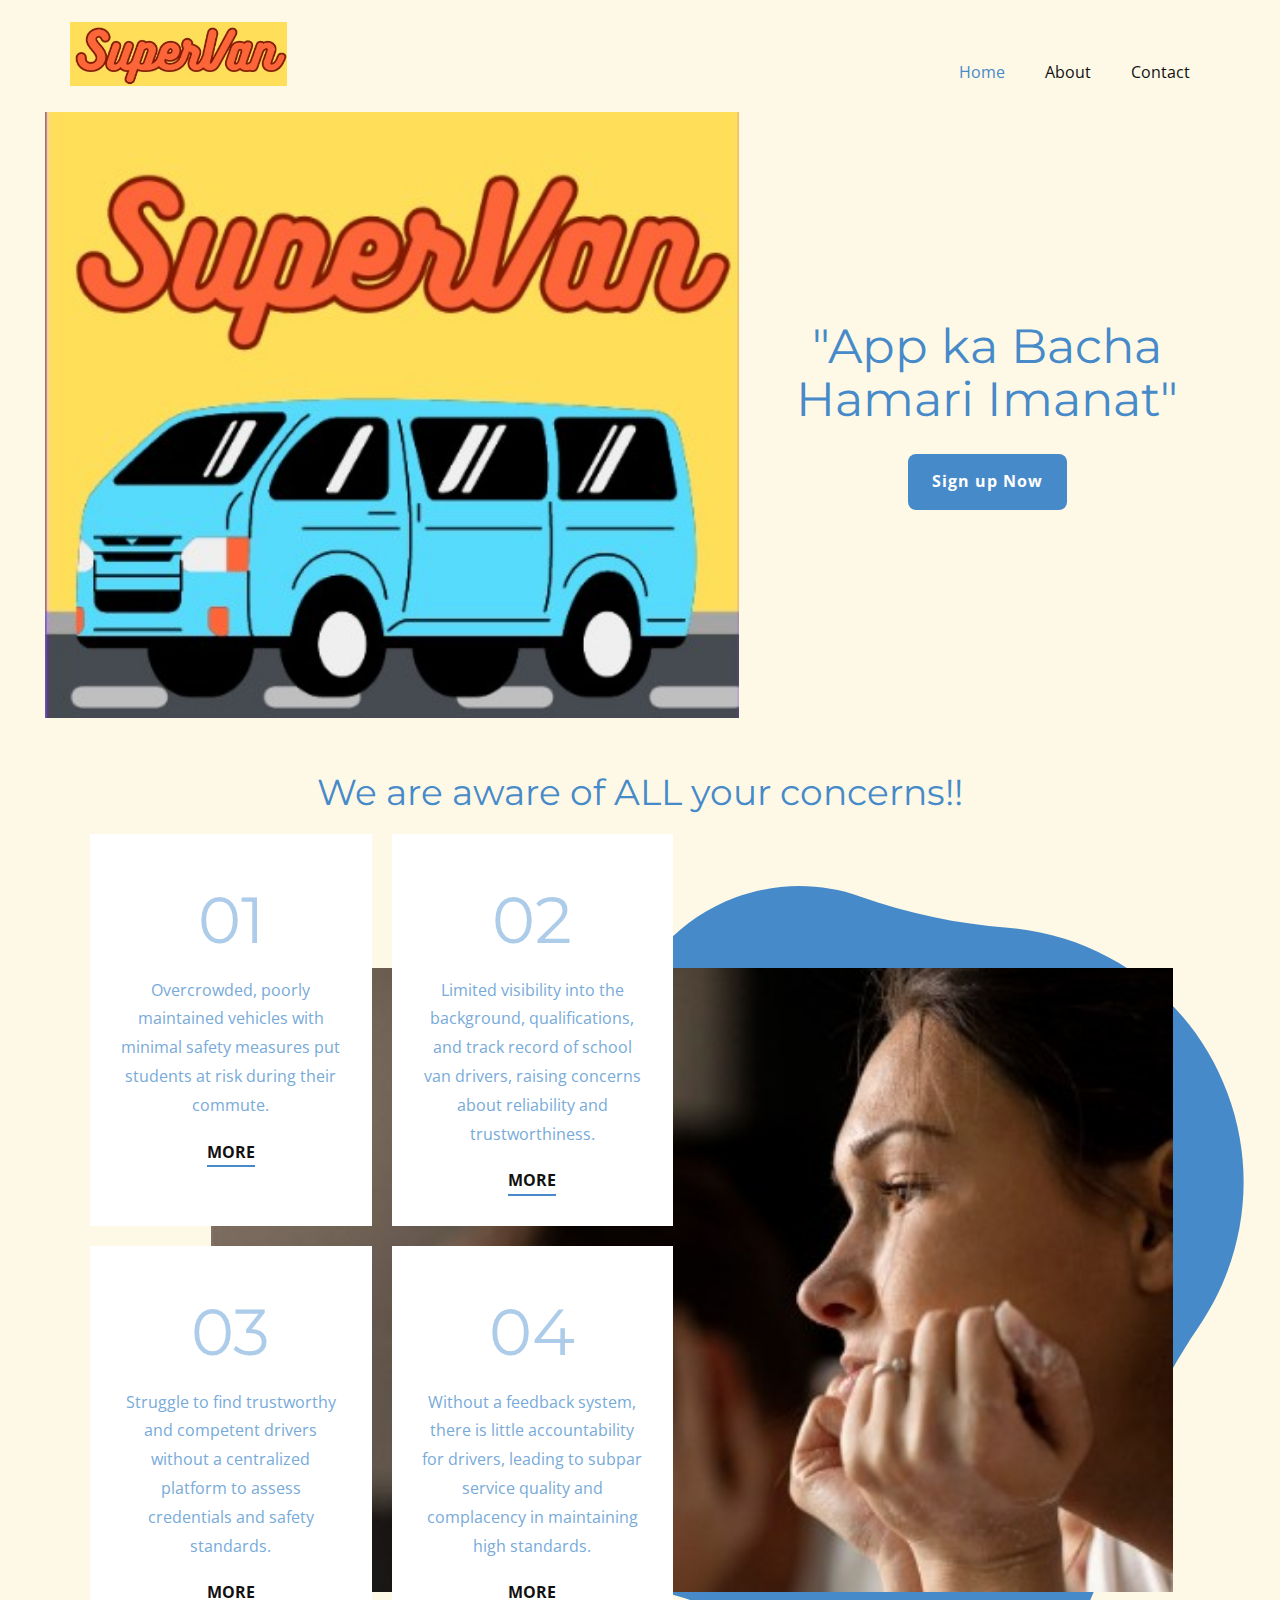
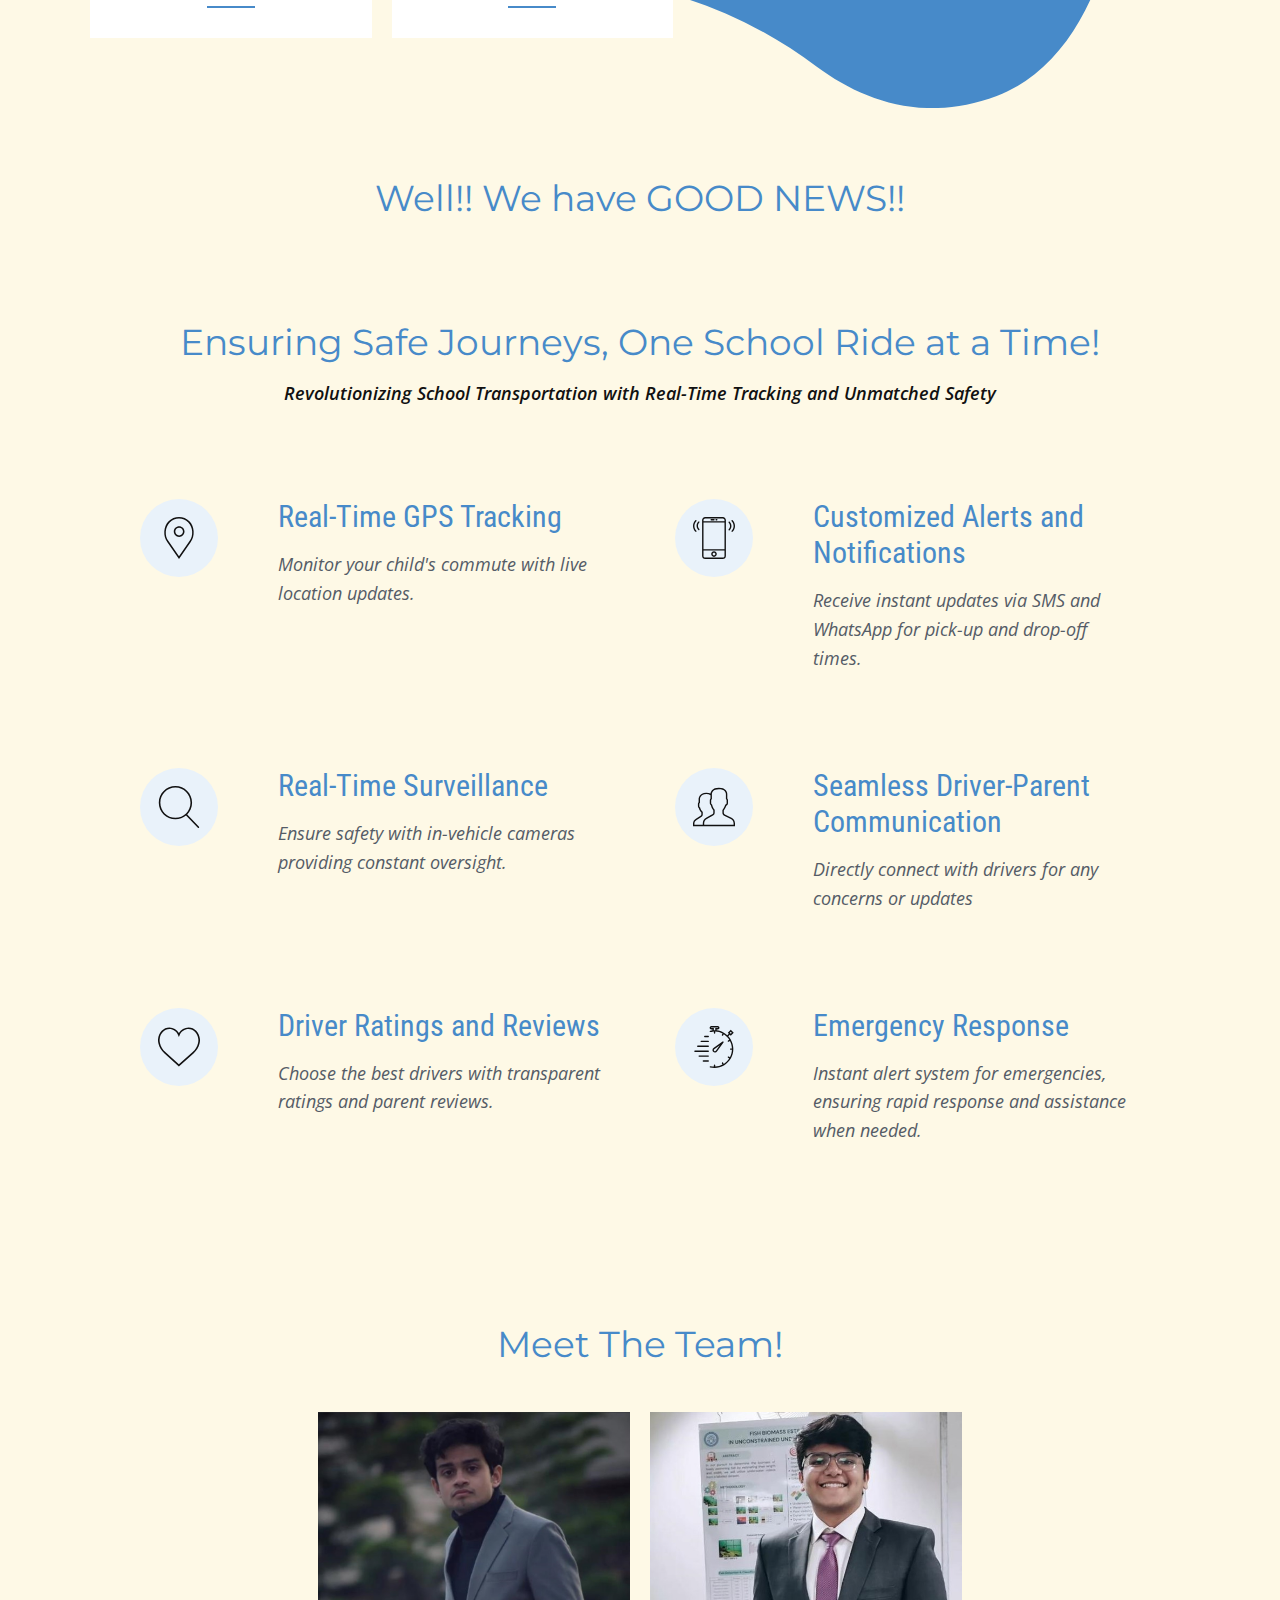
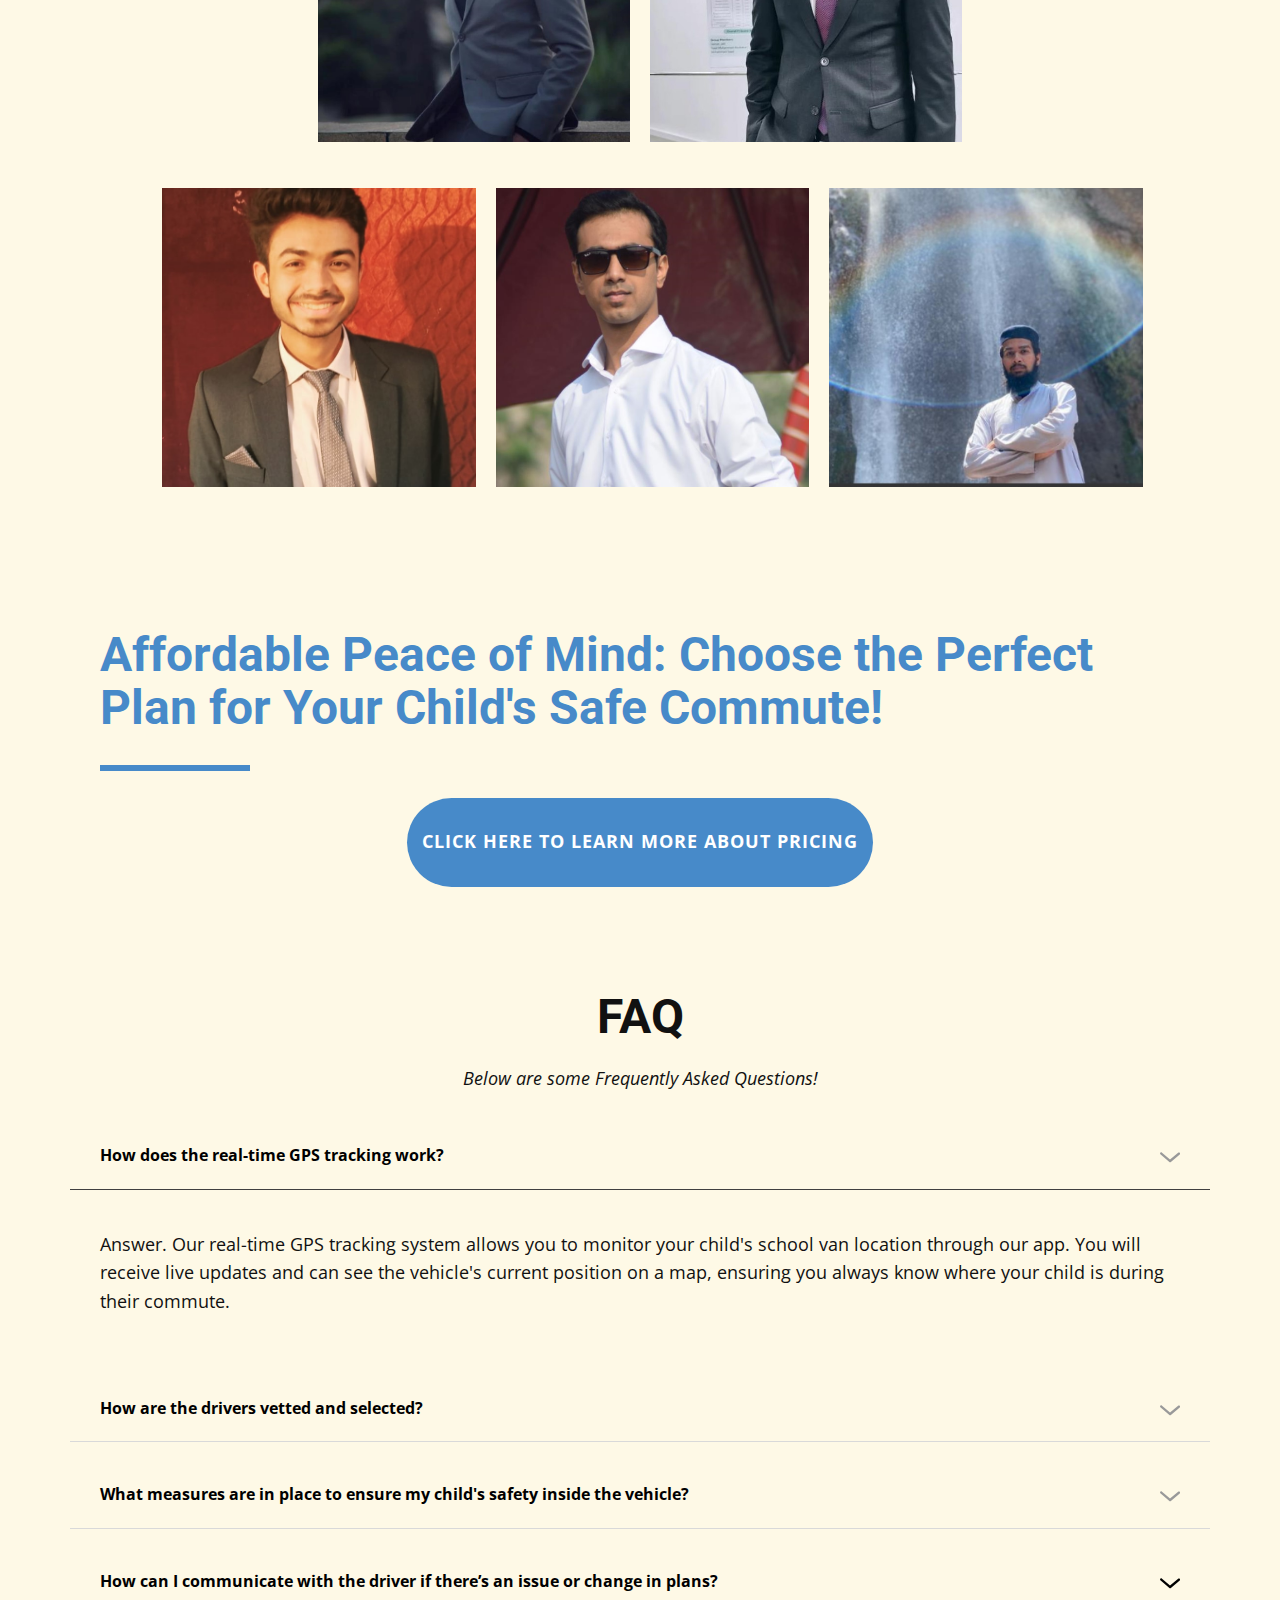
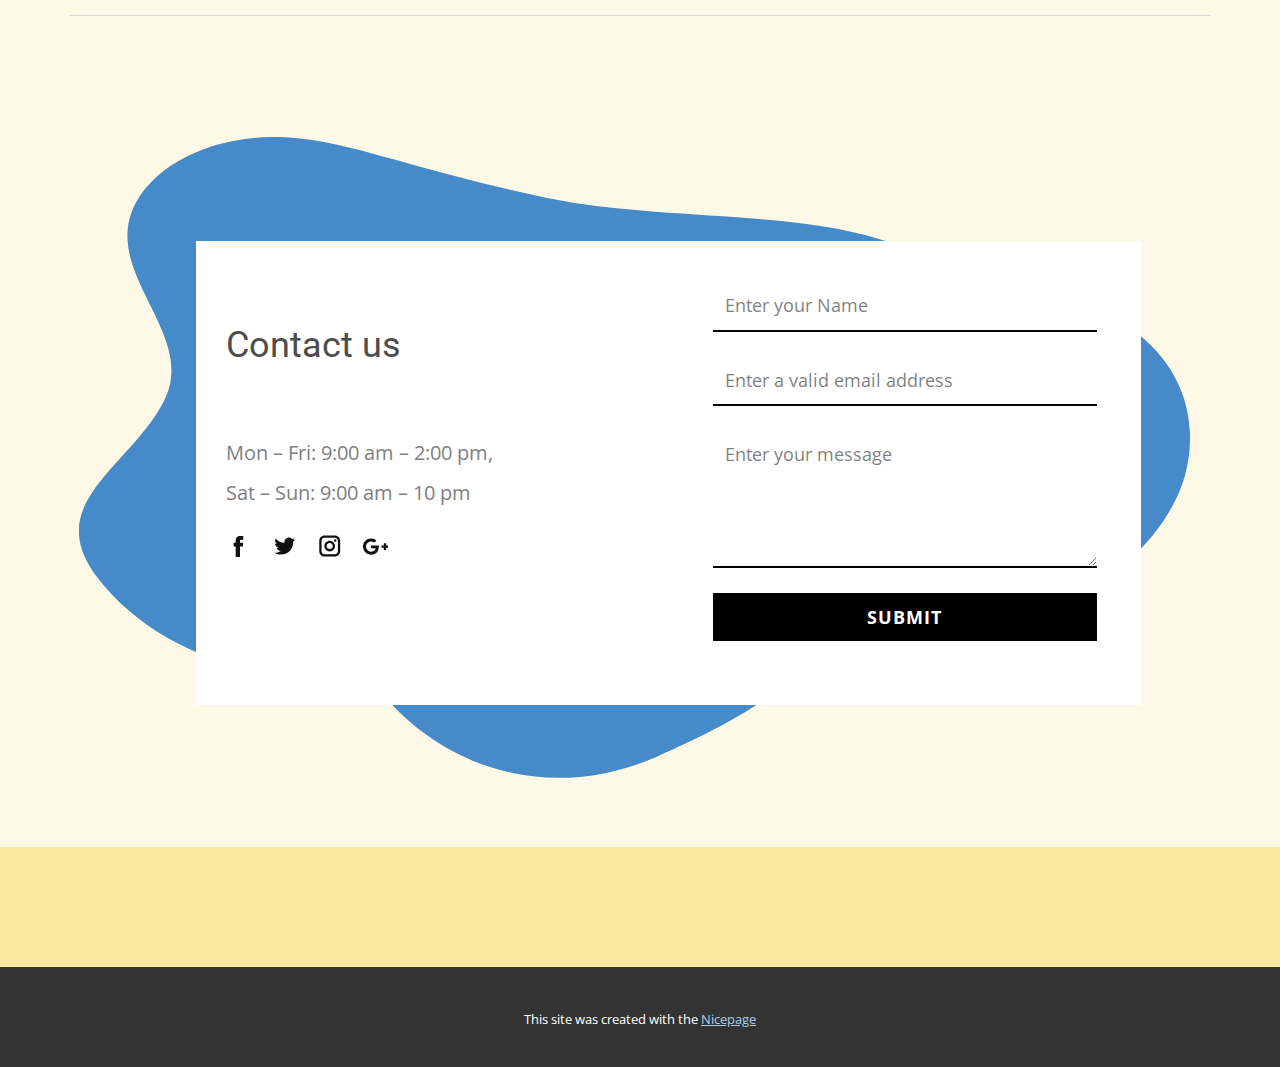
<file: index.html>
<!DOCTYPE html>
<html style="font-size: 16px;" lang="en"><head>
    <meta name="viewport" content="width=device-width, initial-scale=1.0">
    <meta charset="utf-8">
    <meta name="keywords" content="Hosting for your business, ​Hosting solution with benefits, ​Fastest Hosting, We help and solve your business problem., 01, 02, 03, 04, faq, INTUITIVE, Start now &amp;amp;
don&amp;apos;t look back., Stop pushing your clients into a corner., $ 29, $ 59, $ 139, Contact us">
    <meta name="description" content="">
    <title>Home</title>
    <link rel="stylesheet" href="nicepage.css" media="screen">
<link rel="stylesheet" href="Home.css" media="screen">
    <script class="u-script" type="text/javascript" src="jquery.js" defer=""></script>
    <script class="u-script" type="text/javascript" src="nicepage.js" defer=""></script>
    <meta name="generator" content="Nicepage 6.10.5, nicepage.com">
    <meta name="referrer" content="origin">
    <link id="u-theme-google-font" rel="stylesheet" href="https://fonts.googleapis.com/css?family=Roboto:100,100i,300,300i,400,400i,500,500i,700,700i,900,900i|Open+Sans:300,300i,400,400i,500,500i,600,600i,700,700i,800,800i">
    <link id="u-page-google-font" rel="stylesheet" href="https://fonts.googleapis.com/css?family=Montserrat:100,100i,200,200i,300,300i,400,400i,500,500i,600,600i,700,700i,800,800i,900,900i|Roboto+Condensed:100,100i,200,200i,300,300i,400,400i,500,500i,600,600i,700,700i,800,800i,900,900i">
    
    
    
    
    
    
    
    
    
    <script type="application/ld+json">{
		"@context": "http://schema.org",
		"@type": "Organization",
		"name": "",
		"logo": "images/supervan.jpg"
}</script>
    <meta name="theme-color" content="#478ac9">
    <meta property="og:title" content="Home">
    <meta property="og:type" content="website">
  <meta data-intl-tel-input-cdn-path="intlTelInput/"></head>
  <body data-home-page="Home.html" data-home-page-title="Home" data-path-to-root="./" data-include-products="false" class="u-body u-xl-mode" data-lang="en"><header class="u-clearfix u-header u-palette-3-light-3 u-header" id="sec-cd17"><div class="u-clearfix u-sheet u-valign-middle u-sheet-1">
        <a href="#" class="u-image u-logo u-image-1" data-image-width="390" data-image-height="115">
          <img src="images/supervan.jpg" class="u-logo-image u-logo-image-1">
        </a>
        <nav class="u-menu u-menu-dropdown u-offcanvas u-menu-1">
          <div class="menu-collapse" style="font-size: 1rem; letter-spacing: 0px;">
            <a class="u-button-style u-custom-left-right-menu-spacing u-custom-padding-bottom u-custom-top-bottom-menu-spacing u-nav-link u-text-active-palette-1-base u-text-hover-palette-2-base" href="#">
              <svg class="u-svg-link" viewBox="0 0 24 24"><use xlink:href="#menu-hamburger"></use></svg>
              <svg class="u-svg-content" version="1.1" id="menu-hamburger" viewBox="0 0 16 16" x="0px" y="0px" xmlns:xlink="http://www.w3.org/1999/xlink" xmlns="http://www.w3.org/2000/svg"><g><rect y="1" width="16" height="2"></rect><rect y="7" width="16" height="2"></rect><rect y="13" width="16" height="2"></rect>
</g></svg>
            </a>
          </div>
          <div class="u-nav-container">
            <ul class="u-nav u-unstyled u-nav-1"><li class="u-nav-item"><a class="u-button-style u-nav-link u-text-active-palette-1-base u-text-hover-palette-2-base" href="Home.html" style="padding: 10px 20px;">Home</a>
</li><li class="u-nav-item"><a class="u-button-style u-nav-link u-text-active-palette-1-base u-text-hover-palette-2-base" href="About.html" style="padding: 10px 20px;">About</a>
</li><li class="u-nav-item"><a class="u-button-style u-nav-link u-text-active-palette-1-base u-text-hover-palette-2-base" href="Contact.html" style="padding: 10px 20px;">Contact</a>
</li></ul>
          </div>
          <div class="u-nav-container-collapse">
            <div class="u-black u-container-style u-inner-container-layout u-opacity u-opacity-95 u-sidenav">
              <div class="u-inner-container-layout u-sidenav-overflow">
                <div class="u-menu-close"></div>
                <ul class="u-align-center u-nav u-popupmenu-items u-unstyled u-nav-2"><li class="u-nav-item"><a class="u-button-style u-nav-link" href="Home.html">Home</a>
</li><li class="u-nav-item"><a class="u-button-style u-nav-link" href="About.html">About</a>
</li><li class="u-nav-item"><a class="u-button-style u-nav-link" href="Contact.html">Contact</a>
</li></ul>
              </div>
            </div>
            <div class="u-black u-menu-overlay u-opacity u-opacity-70"></div>
          </div>
        </nav>
      </div></header>
    <section class="u-clearfix u-palette-3-light-3 u-section-1" id="carousel_6f3d">
      <div class="u-clearfix u-sheet u-sheet-1">
        <div class="data-layout-selected u-clearfix u-gutter-0 u-layout-wrap u-layout-wrap-1">
          <div class="u-layout" style="">
            <div class="u-layout-row" style="">
              <div class="u-align-center u-container-style u-image u-layout-cell u-right-cell u-size-35 u-size-xs-60 u-image-1" src="" data-image-width="402" data-image-height="398">
                <div class="u-container-layout u-valign-bottom u-container-layout-1" src=""></div>
              </div>
              <div class="u-align-center u-container-style u-layout-cell u-left-cell u-palette-3-light-3 u-shape-rectangle u-size-25 u-size-xs-60 u-layout-cell-2" src="">
                <div class="u-container-layout u-valign-middle u-container-layout-2">
                  <h2 class="u-custom-font u-font-montserrat u-text u-text-palette-1-base u-text-1">"App ka Bacha<br>Hamari Imanat"
                  </h2>
                  <a href="#" class="u-active-grey-90 u-border-none u-btn u-btn-round u-button-style u-hover-grey-90 u-palette-1-base u-radius-8 u-text-active-white u-text-body-alt-color u-text-hover-white u-btn-1">Sign up Now </a>
                </div>
              </div>
            </div>
          </div>
        </div>
      </div>
    </section>
    <section class="u-clearfix u-palette-3-light-3 u-section-2" id="carousel_5c5a">
      <div class="u-clearfix u-sheet u-valign-middle-md u-valign-middle-xs u-sheet-1">
        <h3 class="u-align-center u-custom-font u-font-montserrat u-text u-text-default u-text-palette-1-base u-text-1">We are aware of ALL your concerns!!</h3>
        <div class="custom-expanded u-shape u-shape-svg u-text-palette-1-base u-shape-1">
          <svg class="u-svg-link" preserveAspectRatio="none" viewBox="0 0 160 150" style=""><use xlink:href="#svg-7553"></use></svg>
          <svg class="u-svg-content" viewBox="0 0 160 150" x="0px" y="0px" id="svg-7553"><path d="M43.2,126.9c14.2,1.3,27.6,7,39.1,15.6c8.3,6.1,19.4,10.3,32.7,5.3c11.7-4.4,18.6-17.4,21-30.2c2.6-13.3,8.1-25.9,15.7-37.1
	c8.3-12.1,10.8-27.9,5.3-42.7C150.5,20.3,134.6,9,117,7.6C107.9,6.9,98.8,5,90.1,1.9C83-0.6,75-0.7,67.4,2.1
	c-9.9,3.7-17,11.6-20.1,21c-3.3,10.1-10.9,18-20.6,22.2c-0.1,0-0.1,0.1-0.2,0.1c-20.3,8.9-31,32-24.6,53.2
	C6.9,115.6,25.2,125.2,43.2,126.9z"></path></svg>
        </div>
        <img src="images/troubledparents.jpg" alt="" class="u-image u-image-default u-image-1" data-image-width="442" data-image-height="347">
        <div class="u-list u-list-1">
          <div class="u-repeater u-repeater-1">
            <div class="u-align-center u-container-style u-list-item u-repeater-item u-white u-list-item-1">
              <div class="u-container-layout u-similar-container u-container-layout-1">
                <h2 class="u-custom-font u-font-montserrat u-text u-text-default u-text-palette-1-light-2 u-text-2">01</h2>
                <p class="u-text u-text-palette-1-light-1 u-text-3"> Overcrowded, poorly maintained vehicles with minimal safety measures put students at risk during their commute.</p>
                <a href="#" class="u-active-none u-border-2 u-border-active-palette-2-base u-border-hover-palette-1-light-2 u-border-no-left u-border-no-right u-border-no-top u-border-palette-1-base u-btn u-button-style u-hover-none u-none u-text-body-color u-text-hover-palette-2-base u-btn-1">more</a>
              </div>
            </div>
            <div class="u-align-center u-container-style u-list-item u-repeater-item u-white u-list-item-2">
              <div class="u-container-layout u-similar-container u-container-layout-2">
                <h2 class="u-custom-font u-font-montserrat u-text u-text-default u-text-palette-1-light-2 u-text-4">02</h2>
                <p class="u-text u-text-palette-1-light-1 u-text-5"> Limited visibility into the background, qualifications, and track record of school van drivers, raising concerns about reliability and trustworthiness.</p>
                <a href="#" class="u-active-none u-border-2 u-border-active-palette-2-base u-border-hover-palette-1-light-2 u-border-no-left u-border-no-right u-border-no-top u-border-palette-1-base u-btn u-button-style u-hover-none u-none u-text-body-color u-text-hover-palette-2-base u-btn-2">more</a>
              </div>
            </div>
            <div class="u-align-center u-container-style u-list-item u-repeater-item u-white u-list-item-3">
              <div class="u-container-layout u-similar-container u-container-layout-3">
                <h2 class="u-custom-font u-font-montserrat u-text u-text-default u-text-palette-1-light-2 u-text-6">03</h2>
                <p class="u-text u-text-palette-1-light-1 u-text-7"> Struggle to find trustworthy and competent drivers without a centralized platform to assess credentials and safety standards.</p>
                <a href="#" class="u-active-none u-border-2 u-border-active-palette-2-base u-border-hover-palette-1-light-2 u-border-no-left u-border-no-right u-border-no-top u-border-palette-1-base u-btn u-button-style u-hover-none u-none u-text-body-color u-text-hover-palette-2-base u-btn-3">more</a>
              </div>
            </div>
            <div class="u-align-center u-container-style u-list-item u-repeater-item u-white u-list-item-4">
              <div class="u-container-layout u-similar-container u-container-layout-4">
                <h2 class="u-custom-font u-font-montserrat u-text u-text-default u-text-palette-1-light-2 u-text-8">04</h2>
                <p class="u-text u-text-palette-1-light-1 u-text-9"> Without a feedback system, there is little accountability for drivers, leading to subpar service quality and complacency in maintaining high standards.</p>
                <a href="#" class="u-active-none u-border-2 u-border-active-palette-2-base u-border-hover-palette-1-light-2 u-border-no-left u-border-no-right u-border-no-top u-border-palette-1-base u-btn u-button-style u-hover-none u-none u-text-body-color u-text-hover-palette-2-base u-btn-4">more</a>
              </div>
            </div>
          </div>
        </div>
        <h3 class="u-align-center u-custom-font u-font-montserrat u-text u-text-default u-text-palette-1-base u-text-10">Well!! We have GOOD NEWS!!</h3>
      </div>
    </section>
    <section class="u-align-center-lg u-align-center-md u-align-center-sm u-align-center-xl u-align-left-xs u-clearfix u-palette-3-light-3 u-section-3" id="carousel_7702">
      <div class="u-clearfix u-sheet u-sheet-1">
        <h3 class="u-align-center u-custom-font u-font-montserrat u-text u-text-default u-text-palette-1-base u-text-1">Ensuring Safe Journeys, One School Ride at a Time! </h3>
        <p class="u-align-center u-text u-text-2"> Revolutionizing School Transportation with Real-Time Tracking and Unmatched Safety</p>
        <div class="u-list u-list-1">
          <div class="u-repeater u-repeater-1">
            <div class="u-container-style u-list-item u-repeater-item">
              <div class="u-container-layout u-similar-container u-valign-top u-container-layout-1"><span class="u-icon u-icon-circle u-palette-1-light-3 u-icon-1"><svg class="u-svg-link" preserveAspectRatio="xMidYMin slice" viewBox="0 0 54.757 54.757" style=""><use xlink:href="#svg-1e2f"></use></svg><svg class="u-svg-content" viewBox="0 0 54.757 54.757" x="0px" y="0px" id="svg-1e2f" style="enable-background:new 0 0 54.757 54.757;"><g><path d="M27.557,12c-3.859,0-7,3.141-7,7s3.141,7,7,7s7-3.141,7-7S31.416,12,27.557,12z M27.557,24c-2.757,0-5-2.243-5-5
		s2.243-5,5-5s5,2.243,5,5S30.314,24,27.557,24z"></path><path d="M40.94,5.617C37.318,1.995,32.502,0,27.38,0c-5.123,0-9.938,1.995-13.56,5.617c-6.703,6.702-7.536,19.312-1.804,26.952
		L27.38,54.757L42.721,32.6C48.476,24.929,47.643,12.319,40.94,5.617z M41.099,31.431L27.38,51.243L13.639,31.4
		C8.44,24.468,9.185,13.08,15.235,7.031C18.479,3.787,22.792,2,27.38,2s8.901,1.787,12.146,5.031
		C45.576,13.08,46.321,24.468,41.099,31.431z"></path>
</g></svg>
            
            
          </span>
                <h5 class="u-custom-font u-font-roboto-condensed u-text u-text-palette-1-base u-text-3"> Real-Time GPS Tracking</h5>
                <p class="u-text u-text-palette-5-dark-2 u-text-4"> Monitor your child's commute with live location updates.</p>
              </div>
            </div>
            <div class="u-container-style u-list-item u-repeater-item">
              <div class="u-container-layout u-similar-container u-valign-top u-container-layout-2"><span class="u-icon u-icon-circle u-palette-1-light-3 u-icon-2"><svg class="u-svg-link" preserveAspectRatio="xMidYMin slice" viewBox="0 0 60 60" style=""><use xlink:href="#svg-9556"></use></svg><svg class="u-svg-content" viewBox="0 0 60 60" x="0px" y="0px" id="svg-9556" style="enable-background:new 0 0 60 60;"><g><path d="M42.595,0H17.405C14.977,0,13,1.977,13,4.405v51.189C13,58.023,14.977,60,17.405,60h25.189C45.023,60,47,58.023,47,55.595
		V4.405C47,1.977,45.023,0,42.595,0z M15,8h30v38H15V8z M17.405,2h25.189C43.921,2,45,3.079,45,4.405V6H15V4.405
		C15,3.079,16.079,2,17.405,2z M42.595,58H17.405C16.079,58,15,56.921,15,55.595V48h30v7.595C45,56.921,43.921,58,42.595,58z"></path><path d="M30,49c-2.206,0-4,1.794-4,4s1.794,4,4,4s4-1.794,4-4S32.206,49,30,49z M30,55c-1.103,0-2-0.897-2-2s0.897-2,2-2
		s2,0.897,2,2S31.103,55,30,55z"></path><path d="M26,5h4c0.553,0,1-0.447,1-1s-0.447-1-1-1h-4c-0.553,0-1,0.447-1,1S25.447,5,26,5z"></path><path d="M33,5h1c0.553,0,1-0.447,1-1s-0.447-1-1-1h-1c-0.553,0-1,0.447-1,1S32.447,5,33,5z"></path><path d="M56.612,4.569c-0.391-0.391-1.023-0.391-1.414,0s-0.391,1.023,0,1.414c3.736,3.736,3.736,9.815,0,13.552
		c-0.391,0.391-0.391,1.023,0,1.414c0.195,0.195,0.451,0.293,0.707,0.293s0.512-0.098,0.707-0.293
		C61.128,16.434,61.128,9.085,56.612,4.569z"></path><path d="M52.401,6.845c-0.391-0.391-1.023-0.391-1.414,0s-0.391,1.023,0,1.414c1.237,1.237,1.918,2.885,1.918,4.639
		s-0.681,3.401-1.918,4.638c-0.391,0.391-0.391,1.023,0,1.414c0.195,0.195,0.451,0.293,0.707,0.293s0.512-0.098,0.707-0.293
		c1.615-1.614,2.504-3.764,2.504-6.052S54.017,8.459,52.401,6.845z"></path><path d="M4.802,5.983c0.391-0.391,0.391-1.023,0-1.414s-1.023-0.391-1.414,0c-4.516,4.516-4.516,11.864,0,16.38
		c0.195,0.195,0.451,0.293,0.707,0.293s0.512-0.098,0.707-0.293c0.391-0.391,0.391-1.023,0-1.414
		C1.065,15.799,1.065,9.72,4.802,5.983z"></path><path d="M9.013,6.569c-0.391-0.391-1.023-0.391-1.414,0c-1.615,1.614-2.504,3.764-2.504,6.052s0.889,4.438,2.504,6.053
		c0.195,0.195,0.451,0.293,0.707,0.293s0.512-0.098,0.707-0.293c0.391-0.391,0.391-1.023,0-1.414
		c-1.237-1.237-1.918-2.885-1.918-4.639S7.775,9.22,9.013,7.983C9.403,7.593,9.403,6.96,9.013,6.569z"></path>
</g></svg>
            
            
          </span>
                <h5 class="u-custom-font u-font-roboto-condensed u-text u-text-palette-1-base u-text-5"> Customized Alerts and Notifications</h5>
                <p class="u-text u-text-palette-5-dark-2 u-text-6"> Receive instant updates via SMS and WhatsApp for pick-up and drop-off times.</p>
              </div>
            </div>
            <div class="u-container-style u-list-item u-repeater-item">
              <div class="u-container-layout u-similar-container u-valign-top u-container-layout-3"><span class="u-icon u-icon-circle u-palette-1-light-3 u-icon-3"><svg class="u-svg-link" preserveAspectRatio="xMidYMin slice" viewBox="0 0 52.966 52.966" style=""><use xlink:href="#svg-7b08"></use></svg><svg class="u-svg-content" viewBox="0 0 52.966 52.966" x="0px" y="0px" id="svg-7b08" style="enable-background:new 0 0 52.966 52.966;"><path d="M51.704,51.273L36.845,35.82c3.79-3.801,6.138-9.041,6.138-14.82c0-11.58-9.42-21-21-21s-21,9.42-21,21s9.42,21,21,21
	c5.083,0,9.748-1.817,13.384-4.832l14.895,15.491c0.196,0.205,0.458,0.307,0.721,0.307c0.25,0,0.499-0.093,0.693-0.279
	C52.074,52.304,52.086,51.671,51.704,51.273z M21.983,40c-10.477,0-19-8.523-19-19s8.523-19,19-19s19,8.523,19,19
	S32.459,40,21.983,40z"></path></svg>
            
            
          </span>
                <h5 class="u-custom-font u-font-roboto-condensed u-text u-text-palette-1-base u-text-7">Real-Time Surveillance</h5>
                <p class="u-text u-text-palette-5-dark-2 u-text-8"> Ensure safety with in-vehicle cameras providing constant oversight.</p>
              </div>
            </div>
            <div class="u-container-style u-list-item u-repeater-item">
              <div class="u-container-layout u-similar-container u-valign-top u-container-layout-4"><span class="u-icon u-icon-circle u-palette-1-light-3 u-icon-4"><svg class="u-svg-link" preserveAspectRatio="xMidYMin slice" viewBox="0 0 60 60" style=""><use xlink:href="#svg-bc04"></use></svg><svg class="u-svg-content" viewBox="0 0 60 60" x="0px" y="0px" id="svg-bc04" style="enable-background:new 0 0 60 60;"><path d="M55.014,45.389l-9.553-4.776C44.56,40.162,44,39.256,44,38.248v-3.381c0.229-0.28,0.47-0.599,0.719-0.951
	c1.239-1.75,2.232-3.698,2.954-5.799C49.084,27.47,50,26.075,50,24.5v-4c0-0.963-0.36-1.896-1-2.625v-5.319
	c0.056-0.55,0.276-3.824-2.092-6.525C44.854,3.688,41.521,2.5,37,2.5s-7.854,1.188-9.908,3.53c-1.435,1.637-1.918,3.481-2.064,4.805
	C23.314,9.949,21.294,9.5,19,9.5c-10.389,0-10.994,8.855-11,9v4.579c-0.648,0.706-1,1.521-1,2.33v3.454
	c0,1.079,0.483,2.085,1.311,2.765c0.825,3.11,2.854,5.46,3.644,6.285v2.743c0,0.787-0.428,1.509-1.171,1.915l-6.653,4.173
	C1.583,48.134,0,50.801,0,53.703V57.5h14h2h44v-4.043C60,50.019,58.089,46.927,55.014,45.389z M14,53.262V55.5H2v-1.797
	c0-2.17,1.184-4.164,3.141-5.233l6.652-4.173c1.333-0.727,2.161-2.121,2.161-3.641v-3.591l-0.318-0.297
	c-0.026-0.024-2.683-2.534-3.468-5.955l-0.091-0.396l-0.342-0.22C9.275,29.899,9,29.4,9,28.863v-3.454
	c0-0.36,0.245-0.788,0.671-1.174L10,23.938l-0.002-5.38C10.016,18.271,10.537,11.5,19,11.5c2.393,0,4.408,0.553,6,1.644v4.731
	c-0.64,0.729-1,1.662-1,2.625v4c0,0.304,0.035,0.603,0.101,0.893c0.027,0.116,0.081,0.222,0.118,0.334
	c0.055,0.168,0.099,0.341,0.176,0.5c0.001,0.002,0.002,0.003,0.003,0.005c0.256,0.528,0.629,1,1.099,1.377
	c0.005,0.019,0.011,0.036,0.016,0.054c0.06,0.229,0.123,0.457,0.191,0.68l0.081,0.261c0.014,0.046,0.031,0.093,0.046,0.139
	c0.035,0.108,0.069,0.215,0.105,0.321c0.06,0.175,0.123,0.356,0.196,0.553c0.031,0.082,0.065,0.156,0.097,0.237
	c0.082,0.209,0.164,0.411,0.25,0.611c0.021,0.048,0.039,0.1,0.06,0.147l0.056,0.126c0.026,0.058,0.053,0.11,0.079,0.167
	c0.098,0.214,0.194,0.421,0.294,0.621c0.016,0.032,0.031,0.067,0.047,0.099c0.063,0.125,0.126,0.243,0.189,0.363
	c0.108,0.206,0.214,0.4,0.32,0.588c0.052,0.092,0.103,0.182,0.154,0.269c0.144,0.246,0.281,0.472,0.414,0.682
	c0.029,0.045,0.057,0.092,0.085,0.135c0.242,0.375,0.452,0.679,0.626,0.916c0.046,0.063,0.086,0.117,0.125,0.17
	c0.022,0.029,0.052,0.071,0.071,0.097v3.309c0,0.968-0.528,1.856-1.377,2.32l-2.646,1.443l-0.461-0.041l-0.188,0.395l-5.626,3.069
	C15.801,46.924,14,49.958,14,53.262z M58,55.5H16v-2.238c0-2.571,1.402-4.934,3.659-6.164l8.921-4.866
	C30.073,41.417,31,39.854,31,38.155v-4.018v-0.001l-0.194-0.232l-0.038-0.045c-0.002-0.003-0.064-0.078-0.165-0.21
	c-0.006-0.008-0.012-0.016-0.019-0.024c-0.053-0.069-0.115-0.152-0.186-0.251c-0.001-0.002-0.002-0.003-0.003-0.005
	c-0.149-0.207-0.336-0.476-0.544-0.8c-0.005-0.007-0.009-0.015-0.014-0.022c-0.098-0.153-0.202-0.32-0.308-0.497
	c-0.008-0.013-0.016-0.026-0.024-0.04c-0.226-0.379-0.466-0.808-0.705-1.283c0,0-0.001-0.001-0.001-0.002
	c-0.127-0.255-0.254-0.523-0.378-0.802l0,0c-0.017-0.039-0.035-0.077-0.052-0.116h0c-0.055-0.125-0.11-0.256-0.166-0.391
	c-0.02-0.049-0.04-0.1-0.06-0.15c-0.052-0.131-0.105-0.263-0.161-0.414c-0.102-0.272-0.198-0.556-0.29-0.849l-0.055-0.178
	c-0.006-0.02-0.013-0.04-0.019-0.061c-0.094-0.316-0.184-0.639-0.26-0.971l-0.091-0.396l-0.341-0.22
	C26.346,25.803,26,25.176,26,24.5v-4c0-0.561,0.238-1.084,0.67-1.475L27,18.728V12.5v-0.354l-0.027-0.021
	c-0.034-0.722,0.009-2.935,1.623-4.776C30.253,5.458,33.081,4.5,37,4.5c3.905,0,6.727,0.951,8.386,2.828
	c1.947,2.201,1.625,5.017,1.623,5.041L47,18.728l0.33,0.298C47.762,19.416,48,19.939,48,20.5v4c0,0.873-0.572,1.637-1.422,1.899
	l-0.498,0.153l-0.16,0.495c-0.669,2.081-1.622,4.003-2.834,5.713c-0.297,0.421-0.586,0.794-0.837,1.079L42,34.123v4.125
	c0,1.77,0.983,3.361,2.566,4.153l9.553,4.776C56.513,48.374,58,50.78,58,53.457V55.5z"></path></svg>
            
            
          </span>
                <h5 class="u-custom-font u-font-roboto-condensed u-text u-text-palette-1-base u-text-9"> Seamless Driver-Parent Communication</h5>
                <p class="u-text u-text-palette-5-dark-2 u-text-10"> Directly connect with drivers for any concerns or updates</p>
              </div>
            </div>
            <div class="u-container-style u-list-item u-repeater-item">
              <div class="u-container-layout u-similar-container u-valign-top u-container-layout-5"><span class="u-icon u-icon-circle u-palette-1-light-3 u-icon-5"><svg class="u-svg-link" preserveAspectRatio="xMidYMin slice" viewBox="0 0 51.997 51.997" style=""><use xlink:href="#svg-9eb8"></use></svg><svg class="u-svg-content" viewBox="0 0 51.997 51.997" x="0px" y="0px" id="svg-9eb8" style="enable-background:new 0 0 51.997 51.997;"><g><path d="M51.911,16.242C51.152,7.888,45.239,1.827,37.839,1.827c-4.93,0-9.444,2.653-11.984,6.905
		c-2.517-4.307-6.846-6.906-11.697-6.906c-7.399,0-13.313,6.061-14.071,14.415c-0.06,0.369-0.306,2.311,0.442,5.478
		c1.078,4.568,3.568,8.723,7.199,12.013l18.115,16.439l18.426-16.438c3.631-3.291,6.121-7.445,7.199-12.014
		C52.216,18.553,51.97,16.611,51.911,16.242z M49.521,21.261c-0.984,4.172-3.265,7.973-6.59,10.985L25.855,47.481L9.072,32.25
		c-3.331-3.018-5.611-6.818-6.596-10.99c-0.708-2.997-0.417-4.69-0.416-4.701l0.015-0.101C2.725,9.139,7.806,3.826,14.158,3.826
		c4.687,0,8.813,2.88,10.771,7.515l0.921,2.183l0.921-2.183c1.927-4.564,6.271-7.514,11.069-7.514
		c6.351,0,11.433,5.313,12.096,12.727C49.938,16.57,50.229,18.264,49.521,21.261z"></path>
</g></svg>
            
            
          </span>
                <h5 class="u-custom-font u-font-roboto-condensed u-text u-text-palette-1-base u-text-11"> Driver Ratings and Reviews</h5>
                <p class="u-text u-text-palette-5-dark-2 u-text-12"> Choose the best drivers with transparent ratings and parent reviews.</p>
              </div>
            </div>
            <div class="u-container-style u-list-item u-repeater-item">
              <div class="u-container-layout u-similar-container u-valign-top u-container-layout-6"><span class="u-icon u-icon-circle u-palette-1-light-3 u-icon-6"><svg class="u-svg-link" preserveAspectRatio="xMidYMin slice" viewBox="0 0 60 60" style=""><use xlink:href="#svg-546a"></use></svg><svg class="u-svg-content" viewBox="0 0 60 60" x="0px" y="0px" id="svg-546a" style="enable-background:new 0 0 60 60;"><g><path d="M31.634,37.989c1.041-0.081,1.99-0.612,2.606-1.459l9.363-12.944c0.287-0.397,0.244-0.945-0.104-1.293
		c-0.348-0.347-0.896-0.39-1.293-0.104L29.26,31.555c-0.844,0.614-1.375,1.563-1.456,2.604s0.296,2.06,1.033,2.797
		C29.508,37.628,30.413,38,31.354,38C31.447,38,31.54,37.996,31.634,37.989z M29.798,34.315c0.035-0.457,0.269-0.874,0.637-1.142
		l7.897-5.713l-5.711,7.895c-0.27,0.371-0.687,0.604-1.144,0.64c-0.455,0.03-0.902-0.128-1.227-0.453
		C29.928,35.219,29.762,34.771,29.798,34.315z"></path><path d="M54.034,19.564c-0.01-0.021-0.01-0.043-0.021-0.064c-0.012-0.02-0.031-0.031-0.044-0.05
		c-1.011-1.734-2.207-3.347-3.565-4.809l2.148-2.147l1.414,1.414l4.242-4.243l-4.242-4.242l-4.243,4.242l1.415,1.415l-2.148,2.147
		c-1.462-1.358-3.074-2.555-4.809-3.566c-0.019-0.013-0.03-0.032-0.05-0.044c-0.021-0.012-0.043-0.011-0.064-0.022
		c-3.093-1.782-6.568-2.969-10.273-3.404V5h1.5c1.379,0,2.5-1.121,2.5-2.5S36.672,0,35.293,0h-9c-1.379,0-2.5,1.121-2.5,2.5
		s1.121,2.5,2.5,2.5h1.5v1.156c-1.08,0.115-2.158,0.291-3.224,0.535c-0.538,0.123-0.875,0.66-0.751,1.198
		c0.123,0.538,0.66,0.876,1.198,0.751c0.92-0.211,1.849-0.37,2.78-0.477l1.073-0.083c0.328-0.025,0.63-0.043,0.924-0.057V10
		c0,0.553,0.447,1,1,1s1-0.447,1-1V8.03c3.761,0.173,7.305,1.183,10.456,2.845l-0.986,1.707c-0.276,0.479-0.112,1.09,0.366,1.366
		c0.157,0.091,0.329,0.134,0.499,0.134c0.346,0,0.682-0.179,0.867-0.5l0.983-1.703c3.129,1.985,5.787,4.643,7.772,7.772
		l-1.703,0.983C49.57,20.91,49.406,21.521,49.683,22c0.186,0.321,0.521,0.5,0.867,0.5c0.17,0,0.342-0.043,0.499-0.134l1.707-0.986
		c1.685,3.196,2.698,6.798,2.849,10.619H53.63c-0.553,0-1,0.447-1,1s0.447,1,1,1h1.975c-0.151,3.821-1.164,7.423-2.849,10.619
		l-1.707-0.986c-0.478-0.276-1.09-0.114-1.366,0.366c-0.276,0.479-0.112,1.09,0.366,1.366l1.703,0.983
		c-1.985,3.129-4.643,5.787-7.772,7.772l-0.983-1.703c-0.277-0.48-0.89-0.643-1.366-0.366c-0.479,0.276-0.643,0.888-0.366,1.366
		l0.986,1.707c-3.151,1.662-6.695,2.672-10.456,2.845V56c0-0.553-0.447-1-1-1s-1,0.447-1,1v1.976
		c-1.597-0.055-3.199-0.255-4.776-0.617c-0.538-0.129-1.075,0.213-1.198,0.751c-0.124,0.538,0.213,1.075,0.751,1.198
		C26.568,59.768,28.607,60,30.63,60c0.049,0,0.096-0.003,0.145-0.004c0.007,0,0.012,0.004,0.018,0.004
		c0.008,0,0.015-0.005,0.023-0.005c4.807-0.033,9.317-1.331,13.219-3.573c0.031-0.014,0.064-0.021,0.094-0.039
		c0.02-0.012,0.031-0.031,0.05-0.044c4.039-2.354,7.414-5.725,9.773-9.761c0.019-0.027,0.043-0.048,0.06-0.078
		c0.012-0.021,0.011-0.043,0.021-0.064C56.317,42.476,57.63,37.89,57.63,33S56.317,23.524,54.034,19.564z M53.965,8.251l1.414,1.414
		l-1.414,1.415L52.55,9.665L53.965,8.251z M29.793,6.021V3h-3.5c-0.275,0-0.5-0.225-0.5-0.5s0.225-0.5,0.5-0.5h9
		c0.275,0,0.5,0.225,0.5,0.5S35.568,3,35.293,3h-3.5v3.021C31.445,6.007,31.113,6,30.793,6c-0.028,0-0.06,0.002-0.088,0.002
		C30.68,6.002,30.655,6,30.63,6c-0.164,0-0.328,0.011-0.492,0.014C30.022,6.017,29.913,6.016,29.793,6.021z"></path><path d="M21.793,14h-5c-0.553,0-1,0.447-1,1s0.447,1,1,1h5c0.553,0,1-0.447,1-1S22.346,14,21.793,14z"></path><path d="M21.793,21h-10c-0.553,0-1,0.447-1,1s0.447,1,1,1h10c0.553,0,1-0.447,1-1S22.346,21,21.793,21z"></path><path d="M21.793,28h-15c-0.553,0-1,0.447-1,1s0.447,1,1,1h15c0.553,0,1-0.447,1-1S22.346,28,21.793,28z"></path><path d="M21.793,35h-19c-0.553,0-1,0.447-1,1s0.447,1,1,1h19c0.553,0,1-0.447,1-1S22.346,35,21.793,35z"></path><path d="M21.793,42h-13c-0.553,0-1,0.447-1,1s0.447,1,1,1h13c0.553,0,1-0.447,1-1S22.346,42,21.793,42z"></path><path d="M21.793,49h-7c-0.553,0-1,0.447-1,1s0.447,1,1,1h7c0.553,0,1-0.447,1-1S22.346,49,21.793,49z"></path>
</g></svg>
            
            
          </span>
                <h5 class="u-custom-font u-font-roboto-condensed u-text u-text-palette-1-base u-text-13"> Emergency Response </h5>
                <p class="u-text u-text-palette-5-dark-2 u-text-14"> Instant alert system for emergencies, ensuring rapid response and assistance when needed.</p>
              </div>
            </div>
          </div>
        </div>
      </div>
    </section>
    <section class="u-clearfix u-palette-3-light-3 u-section-4" id="sec-4ada">
      <div class="u-clearfix u-sheet u-sheet-1">
        <h3 class="u-align-center u-custom-font u-font-montserrat u-text u-text-default u-text-palette-1-base u-text-1">Meet The Team!</h3>
        <div class="custom-expanded u-gallery u-layout-grid u-lightbox u-show-text-on-hover u-gallery-1">
          <div class="u-gallery-inner u-gallery-inner-1">
            <div class="u-effect-fade u-gallery-item u-gallery-item-1">
              <div class="u-back-slide" data-image-width="965" data-image-height="956">
                <img class="u-back-image u-expanded" src="images/asad.jpg">
              </div>
              <div class="u-over-slide u-shading u-over-slide-1"></div>
            </div>
            <div class="u-effect-fade u-gallery-item u-gallery-item-2">
              <div class="u-back-slide" data-image-width="578" data-image-height="898">
                <img class="u-back-image u-expanded" src="images/WhatsAppImage2024-05-05at15.01.41_a107bb04.jpg">
              </div>
              <div class="u-over-slide u-shading u-over-slide-2"></div>
            </div>
          </div>
        </div>
        <div class="custom-expanded u-gallery u-layout-grid u-lightbox u-show-text-on-hover u-gallery-2">
          <div class="u-gallery-inner u-gallery-inner-2">
            <div class="u-effect-fade u-gallery-item">
              <div class="u-back-slide" data-image-width="663" data-image-height="726">
                <img class="u-back-image u-expanded" src="images/saad.jpg">
              </div>
              <div class="u-over-slide u-shading u-over-slide-3"></div>
            </div>
            <div class="u-effect-fade u-gallery-item">
              <div class="u-back-slide" data-image-width="963" data-image-height="962">
                <img class="u-back-image u-expanded" src="images/hassan.jpg">
              </div>
              <div class="u-over-slide u-shading u-over-slide-4"></div>
            </div>
            <div class="u-effect-fade u-gallery-item">
              <div class="u-back-slide" data-image-width="975" data-image-height="722">
                <img class="u-back-image u-expanded" src="images/AR.jpg">
              </div>
              <div class="u-over-slide u-shading u-over-slide-5"></div>
            </div>
          </div>
        </div>
      </div>
    </section>
    <section class="u-clearfix u-palette-3-light-3 u-section-5" id="carousel_7191">
      <div class="u-clearfix u-sheet u-sheet-1">
        <div class="data-layout-selected u-clearfix u-expanded-width u-layout-wrap u-layout-wrap-1">
          <div class="u-layout">
            <div class="u-layout-row">
              <div class="u-container-style u-layout-cell u-left-cell u-similar-fill u-size-60 u-layout-cell-1">
                <div class="u-container-layout u-valign-top u-container-layout-1">
                  <h2 class="u-text u-text-palette-1-base u-text-1"> Affordable Peace of Mind: Choose the Perfect Plan for Your Child's Safe Commute!</h2>
                  <div class="u-border-6 u-border-palette-1-base u-line u-line-horizontal u-line-1"></div>
                  <a href="#" class="u-btn u-btn-round u-button-style u-hover-palette-1-light-1 u-palette-1-base u-radius u-btn-1">Click here to learn more about pricing </a>
                </div>
              </div>
            </div>
          </div>
        </div>
      </div>
    </section>
    <section class="u-align-center u-clearfix u-palette-3-light-3 u-section-6" id="carousel_1da4">
      <div class="u-clearfix u-sheet u-valign-middle-lg u-valign-middle-md u-valign-middle-sm u-valign-middle-xl u-sheet-1">
        <h2 class="u-text u-text-default u-text-1">faq</h2>
        <p class="u-text u-text-2">Below are some Frequently Asked Questions! </p>
        <div class="u-accordion u-expanded-width-xs u-faq u-spacing-20 u-accordion-1">
          <div class="u-accordion-item">
            <a class="active u-accordion-link u-border-1 u-border-active-grey-75 u-border-grey-15 u-border-hover-grey-75 u-border-no-left u-border-no-right u-border-no-top u-button-style u-text-black u-accordion-link-1" id="link-accordion-6327" aria-controls="accordion-6327" aria-selected="true">
              <span class="u-accordion-link-text"> How does the real-time GPS tracking work?</span><span class="u-accordion-link-icon u-icon u-text-black u-icon-1"><svg class="u-svg-link" preserveAspectRatio="xMidYMin slice" viewBox="0 0 16 16" style=""><use xlink:href="#svg-8021"></use></svg><svg class="u-svg-content" viewBox="0 0 16 16" x="0px" y="0px" id="svg-8021" style=""><path d="M8,10.7L1.6,5.3c-0.4-0.4-1-0.4-1.3,0c-0.4,0.4-0.4,0.9,0,1.3l7.2,6.1c0.1,0.1,0.4,0.2,0.6,0.2s0.4-0.1,0.6-0.2l7.1-6
	c0.4-0.4,0.4-0.9,0-1.3c-0.4-0.4-1-0.4-1.3,0L8,10.7z"></path></svg></span>
            </a>
            <div class="u-accordion-active u-accordion-pane u-container-style u-accordion-pane-1" id="accordion-6327" aria-labelledby="link-accordion-6327" wfd-invisible="true">
              <div class="u-container-layout u-container-layout-1">
                <div class="fr-view u-clearfix u-rich-text u-text">
                  <p>Answer. Our real-time GPS tracking system allows you to monitor your child's school van location through our app. You will receive live updates and can see the vehicle's current position on a map, ensuring you always know where your child is during their commute.&nbsp;</p>
                </div>
              </div>
            </div>
          </div>
          <div class="u-accordion-item">
            <a class="u-accordion-link u-border-1 u-border-active-grey-75 u-border-grey-15 u-border-hover-grey-75 u-border-no-left u-border-no-right u-border-no-top u-button-style u-text-black u-accordion-link-2" id="link-accordion-4aab" aria-controls="accordion-4aab" aria-selected="false">
              <span class="u-accordion-link-text"> How are the drivers vetted and selected? </span><span class="u-accordion-link-icon u-icon u-text-black u-icon-2"><svg class="u-svg-link" preserveAspectRatio="xMidYMin slice" viewBox="0 0 16 16" style=""><use xlink:href="#svg-3470"></use></svg><svg class="u-svg-content" viewBox="0 0 16 16" x="0px" y="0px" id="svg-3470" style=""><path d="M8,10.7L1.6,5.3c-0.4-0.4-1-0.4-1.3,0c-0.4,0.4-0.4,0.9,0,1.3l7.2,6.1c0.1,0.1,0.4,0.2,0.6,0.2s0.4-0.1,0.6-0.2l7.1-6
	c0.4-0.4,0.4-0.9,0-1.3c-0.4-0.4-1-0.4-1.3,0L8,10.7z"></path></svg></span>
            </a>
            <div class="u-accordion-pane u-container-style u-accordion-pane-2" id="accordion-4aab" aria-labelledby="link-accordion-4aab" wfd-invisible="true">
              <div class="u-container-layout u-container-layout-2">
                <div class="fr-view u-clearfix u-rich-text u-text">
                  <p>Answer. All drivers on our platform undergo a thorough background check, including verification of their driving records, criminal history, and references. Additionally, parents can view driver ratings and reviews from other users to make informed decisions.</p>
                  <p>
                    <br>
                  </p>
                </div>
              </div>
            </div>
          </div>
          <div class="u-accordion-item">
            <a class="u-accordion-link u-border-1 u-border-active-grey-75 u-border-grey-15 u-border-hover-grey-75 u-border-no-left u-border-no-right u-border-no-top u-button-style u-text-black u-accordion-link-3" id="link-accordion-eb1f" aria-controls="accordion-eb1f" aria-selected="false">
              <span class="u-accordion-link-text"> What measures are in place to ensure my child's safety inside the vehicle?</span><span class="u-accordion-link-icon u-icon u-text-black u-icon-3"><svg class="u-svg-link" preserveAspectRatio="xMidYMin slice" viewBox="0 0 16 16" style=""><use xlink:href="#svg-e07d"></use></svg><svg class="u-svg-content" viewBox="0 0 16 16" x="0px" y="0px" id="svg-e07d" style=""><path d="M8,10.7L1.6,5.3c-0.4-0.4-1-0.4-1.3,0c-0.4,0.4-0.4,0.9,0,1.3l7.2,6.1c0.1,0.1,0.4,0.2,0.6,0.2s0.4-0.1,0.6-0.2l7.1-6
	c0.4-0.4,0.4-0.9,0-1.3c-0.4-0.4-1-0.4-1.3,0L8,10.7z"></path></svg></span>
            </a>
            <div class="u-accordion-pane u-container-style u-accordion-pane-3" id="accordion-eb1f" aria-labelledby="link-accordion-eb1f" wfd-invisible="true">
              <div class="u-container-layout u-container-layout-3">
                <div class="fr-view u-clearfix u-rich-text u-text">
                  <p>Answer. Each vehicle is equipped with cameras for continuous surveillance and an emergency response button for immediate assistance. Parents also receive periodic snapshot updates from the vehicle's cabin to ensure their child's safety throughout the journey.&nbsp;</p>
                </div>
              </div>
            </div>
          </div>
          <div class="u-accordion-item">
            <a class="u-accordion-link u-border-1 u-border-active-grey-75 u-border-grey-15 u-border-hover-grey-75 u-border-no-left u-border-no-right u-border-no-top u-button-style u-text-black u-accordion-link-4" id="link-c01c" aria-controls="c01c" aria-selected="false">
              <span class="u-accordion-link-text"> How can I communicate with the driver if there’s an issue or change in plans?</span><span class="u-accordion-link-icon u-icon u-text-black u-icon-4"><svg class="u-svg-link" preserveAspectRatio="xMidYMin slice" viewBox="0 0 16 16" style=""><use xlink:href="#svg-e4a1"></use></svg><svg class="u-svg-content" viewBox="0 0 16 16" x="0px" y="0px" id="svg-e4a1"><path d="M8,10.7L1.6,5.3c-0.4-0.4-1-0.4-1.3,0c-0.4,0.4-0.4,0.9,0,1.3l7.2,6.1c0.1,0.1,0.4,0.2,0.6,0.2s0.4-0.1,0.6-0.2l7.1-6
	c0.4-0.4,0.4-0.9,0-1.3c-0.4-0.4-1-0.4-1.3,0L8,10.7z"></path></svg></span>
            </a>
            <div class="u-accordion-pane u-container-style u-accordion-pane-4" id="c01c" aria-labelledby="link-c01c">
              <div class="u-container-layout u-container-layout-4">
                <div class="fr-view u-clearfix u-rich-text u-text">
                  <p>Answer. Our app facilitates direct communication between parents and drivers. You can message or call the driver through the app for any updates, changes, or concerns regarding your child's transportation&nbsp;</p>
                </div>
              </div>
            </div>
          </div>
        </div>
      </div>
    </section>
    <section class="u-align-center u-clearfix u-palette-3-light-3 u-section-7" id="carousel_589c">
      <div class="u-clearfix u-sheet u-valign-middle-lg u-valign-middle-sm u-valign-middle-xl u-valign-middle-xs u-sheet-1">
        <div class="u-shape u-shape-svg u-text-palette-1-base u-shape-1">
          <svg class="u-svg-link" preserveAspectRatio="none" viewBox="0 0 160 140" style=""><use xlink:href="#svg-c4d4"></use></svg>
          <svg xmlns="http://www.w3.org/2000/svg" xmlns:xlink="http://www.w3.org/1999/xlink" version="1.1" xml:space="preserve" class="u-svg-content" viewBox="0 0 160 140" x="0px" y="0px" id="svg-c4d4"><g><g><path d="M138.9,102.2c-9.5,10.1-24.4,20.2-41.2,27.4C63.2,144.5,21,147.1,3.1,112.4c-9.9-19.1,6.5-28.8,11.8-45.7
			c5.3-16.9-11.4-32.3-5.1-49.9c1.8-4.9,4.9-9,8.9-11.9C24,1,30.8-0.8,37.8,0.3C43.6,1.2,49,3.5,54.3,5.7c8.8,3.7,17.4,7.1,26.3,9.8
			c15.7,4.7,31.3,3.7,47.1,7.2c8.5,1.9,16.7,5.6,22.6,11.8C170.3,55.7,155.8,84.1,138.9,102.2z"></path>
</g>
</g></svg>
        </div>
        <div class="u-shape u-shape-svg u-text-palette-1-base u-shape-2">
          <svg class="u-svg-link" preserveAspectRatio="none" viewBox="0 0 160 120" style=""><use xlink:href="#svg-b310"></use></svg>
          <svg xmlns="http://www.w3.org/2000/svg" xmlns:xlink="http://www.w3.org/1999/xlink" version="1.1" xml:space="preserve" class="u-svg-content" viewBox="0 0 160 120" x="0px" y="0px" id="svg-b310"><path d="M124.3,80.3c20.5-1.1,32-18.4,34.8-31.5c4.7-22.6-6.7-55.4-81.5-47.7c-124.8,12.7-75.1,145.7-16.9,114
	C99.9,93.7,86.4,82.3,124.3,80.3z"></path></svg>
        </div>
        <div class="data-layout-selected u-clearfix u-layout-wrap u-layout-wrap-1">
          <div class="u-gutter-0 u-layout">
            <div class="u-layout-row">
              <div class="u-align-left u-container-style u-layout-cell u-left-cell u-size-30 u-white u-layout-cell-1">
                <div class="u-container-layout u-container-layout-1">
                  <h2 class="u-text u-text-grey-70 u-text-1">Contact us</h2>
                  <p class="u-text u-text-grey-50 u-text-2">
                    <br>Mon – Fri: 9:00 am – 2:00 pm,<br>Sat – Sun: 9:00 am – 10 pm
                  </p>
                  <div class="u-social-icons u-spacing-20 u-social-icons-1">
                    <a class="u-social-url" target="_blank" href=""><span class="u-icon u-icon-circle u-social-facebook u-social-icon u-icon-1">
                    <svg class="u-svg-link" preserveAspectRatio="xMidYMin slice" viewBox="0 0 112 112" style=""><use xlink:href="#svg-50ee"></use></svg>
                    <svg xmlns="http://www.w3.org/2000/svg" xmlns:xlink="http://www.w3.org/1999/xlink" version="1.1" xml:space="preserve" class="u-svg-content" viewBox="0 0 112 112" x="0px" y="0px" id="svg-50ee"><path d="M75.5,28.8H65.4c-1.5,0-4,0.9-4,4.3v9.4h13.9l-1.5,15.8H61.4v45.1H42.8V58.3h-8.8V42.4h8.8V32.2 c0-7.4,3.4-18.8,18.8-18.8h13.8v15.4H75.5z"></path></svg>
                  </span>
                    </a>
                    <a class="u-social-url" target="_blank" href=""><span class="u-icon u-icon-circle u-social-icon u-social-twitter u-icon-2">
                    <svg class="u-svg-link" preserveAspectRatio="xMidYMin slice" viewBox="0 0 112 112" style=""><use xlink:href="#svg-d346"></use></svg>
                    <svg xmlns="http://www.w3.org/2000/svg" xmlns:xlink="http://www.w3.org/1999/xlink" version="1.1" xml:space="preserve" class="u-svg-content" viewBox="0 0 112 112" x="0px" y="0px" id="svg-d346"><path d="M92.2,38.2c0,0.8,0,1.6,0,2.3c0,24.3-18.6,52.4-52.6,52.4c-10.6,0.1-20.2-2.9-28.5-8.2 c1.4,0.2,2.9,0.2,4.4,0.2c8.7,0,16.7-2.9,23-7.9c-8.1-0.2-14.9-5.5-17.3-12.8c1.1,0.2,2.4,0.2,3.4,0.2c1.6,0,3.3-0.2,4.8-0.7 c-8.4-1.6-14.9-9.2-14.9-18c0-0.2,0-0.2,0-0.2c2.5,1.4,5.4,2.2,8.4,2.3c-5-3.3-8.3-8.9-8.3-15.4c0-3.4,1-6.5,2.5-9.2 c9.1,11.1,22.7,18.5,38,19.2c-0.2-1.4-0.4-2.8-0.4-4.3c0.1-10,8.3-18.2,18.5-18.2c5.4,0,10.1,2.2,13.5,5.7c4.3-0.8,8.1-2.3,11.7-4.5 c-1.4,4.3-4.3,7.9-8.1,10.1c3.7-0.4,7.3-1.4,10.6-2.9C98.9,32.3,95.7,35.5,92.2,38.2z"></path></svg>
                  </span>
                    </a>
                    <a class="u-social-url" target="_blank" href=""><span class="u-icon u-icon-circle u-social-icon u-social-instagram u-icon-3">
                    <svg class="u-svg-link" preserveAspectRatio="xMidYMin slice" viewBox="0 0 112 112" style=""><use xlink:href="#svg-dd2a"></use></svg>
                    <svg xmlns="http://www.w3.org/2000/svg" xmlns:xlink="http://www.w3.org/1999/xlink" version="1.1" xml:space="preserve" class="u-svg-content" viewBox="0 0 112 112" x="0px" y="0px" id="svg-dd2a"><path d="M55.9,32.9c-12.8,0-23.2,10.4-23.2,23.2s10.4,23.2,23.2,23.2s23.2-10.4,23.2-23.2S68.7,32.9,55.9,32.9z M55.9,69.4c-7.4,0-13.3-6-13.3-13.3c-0.1-7.4,6-13.3,13.3-13.3s13.3,6,13.3,13.3C69.3,63.5,63.3,69.4,55.9,69.4z"></path><path d="M79.7,26.8c-3,0-5.4,2.5-5.4,5.4s2.5,5.4,5.4,5.4c3,0,5.4-2.5,5.4-5.4S82.7,26.8,79.7,26.8z"></path><path d="M78.2,11H33.5C21,11,10.8,21.3,10.8,33.7v44.7c0,12.6,10.2,22.8,22.7,22.8h44.7c12.6,0,22.7-10.2,22.7-22.7 V33.7C100.8,21.1,90.6,11,78.2,11z M91,78.4c0,7.1-5.8,12.8-12.8,12.8H33.5c-7.1,0-12.8-5.8-12.8-12.8V33.7 c0-7.1,5.8-12.8,12.8-12.8h44.7c7.1,0,12.8,5.8,12.8,12.8V78.4z"></path></svg>
                  </span>
                    </a>
                    <a class="u-social-url" target="_blank" href=""><span class="u-icon u-icon-circle u-social-google u-social-icon u-icon-4">
                    <svg class="u-svg-link" preserveAspectRatio="xMidYMin slice" viewBox="0 0 112 112" style=""><use xlink:href="#svg-102d"></use></svg>
                    <svg xmlns="http://www.w3.org/2000/svg" xmlns:xlink="http://www.w3.org/1999/xlink" version="1.1" xml:space="preserve" class="u-svg-content" viewBox="0 0 112 112" x="0px" y="0px" id="svg-102d"><path d="M62.2,81.6c-8.6,11.2-24.6,14.4-37.6,10C10.9,87,0.8,73.2,1,58.5c-0.8-18,15.2-34.6,33.1-34.9 c9.2-0.8,18.2,2.7,25,8.6c-2.9,3.1-5.7,6.2-8.9,9.2c-6.2-3.8-13.5-6.5-20.6-4C18.1,40.7,11,54.2,15.4,65.6 c3.5,11.8,17.8,18.3,29.2,13.2c5.8-2.1,9.7-7.4,11.3-13.2c-6.6-0.1-13.2,0-20.1-0.3c0-3.9,0-7.9,0-11.9c11.2,0,22.2,0,33.3,0 C69.9,63.4,68.3,73.9,62.2,81.6z M110.9,63.7c-3.4,0-6.6,0-10,0c0,3.4,0,6.6,0,10c-3.4,0-6.6,0-10,0c0-3.4,0-6.6,0-10 c-3.4,0-6.6,0-10,0c0-3.4,0-6.6,0-10c3.4,0,6.6,0,10,0c0-3.4,0-6.6,0.1-10c3.4,0,6.6,0,10,0c0,3.4,0,6.6,0,10c3.4,0,6.6,0,10,0 C110.9,56.9,110.9,60.3,110.9,63.7z"></path></svg>
                  </span>
                    </a>
                  </div>
                </div>
              </div>
              <div class="u-align-left u-container-style u-layout-cell u-right-cell u-size-30 u-white u-layout-cell-2">
                <div class="u-container-layout u-valign-middle u-container-layout-2">
                  <div class="u-expanded-width u-form u-form-1">
                    <form action="https://forms.nicepagesrv.com/v2/form/process" class="u-clearfix u-form-spacing-24 u-form-vertical u-inner-form" style="padding: 24px;" source="email" name="form">
                      <div class="u-form-group u-form-name">
                        <label for="name-3b9a" class="u-form-control-hidden u-label">Name</label>
                        <input type="text" placeholder="Enter your Name" id="name-3b9a" name="name" class="u-border-2 u-border-black u-border-no-left u-border-no-right u-border-no-top u-input u-input-rectangle u-input-1" required="">
                      </div>
                      <div class="u-form-email u-form-group">
                        <label for="email-3b9a" class="u-form-control-hidden u-label">Email</label>
                        <input type="email" placeholder="Enter a valid email address" id="email-3b9a" name="email" class="u-border-2 u-border-black u-border-no-left u-border-no-right u-border-no-top u-input u-input-rectangle u-input-2" required="">
                      </div>
                      <div class="u-form-group u-form-message">
                        <label for="message-3b9a" class="u-form-control-hidden u-label">Message</label>
                        <textarea placeholder="Enter your message" rows="4" cols="50" id="message-3b9a" name="message" class="u-border-2 u-border-black u-border-no-left u-border-no-right u-border-no-top u-input u-input-rectangle u-input-3" required=""></textarea>
                      </div>
                      <div class="u-align-left u-form-group u-form-submit">
                        <a href="#" class="u-black u-btn u-btn-submit u-button-style u-hover-grey-60 u-btn-1">Submit</a>
                        <input type="submit" value="submit" class="u-form-control-hidden">
                      </div>
                      <div class="u-form-send-message u-form-send-success"> Thank you! Your message has been sent. </div>
                      <div class="u-form-send-error u-form-send-message"> Unable to send your message. Please fix errors then try again. </div>
                      <input type="hidden" value="" name="recaptchaResponse">
                      <input type="hidden" name="formServices" value="57300de0-de6a-9701-6b6d-356b0cbd1d85">
                    </form>
                  </div>
                </div>
              </div>
            </div>
          </div>
        </div>
      </div>
    </section>
    
    
    
    <footer class="u-align-center u-clearfix u-footer u-palette-3-light-2 u-footer" id="sec-26d3"><div class="u-clearfix u-sheet u-sheet-1"></div></footer>
    <section class="u-backlink u-clearfix u-grey-80">
      <p class="u-text">
        <span>This site was created with the </span>
        <a class="u-link" href="https://nicepage.com/" target="_blank" rel="nofollow">
          <span>Nicepage</span>
        </a>
      </p>
    </section>
  
</body></html>
</file>
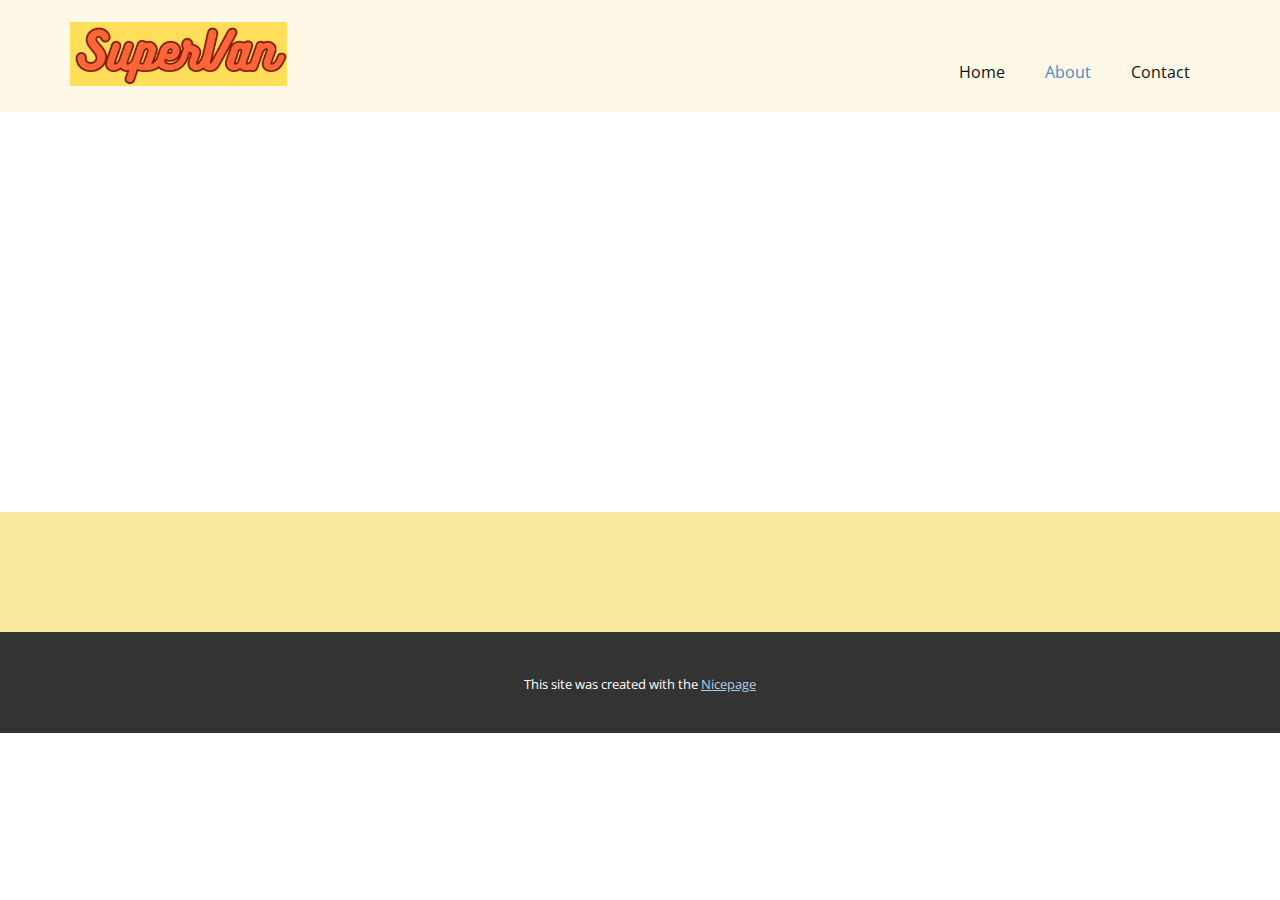
<file: About.html>
<!DOCTYPE html>
<html style="font-size: 16px;" lang="en"><head>
    <meta name="viewport" content="width=device-width, initial-scale=1.0">
    <meta charset="utf-8">
    <meta name="keywords" content="">
    <meta name="description" content="">
    <title>About</title>
    <link rel="stylesheet" href="nicepage.css" media="screen">
<link rel="stylesheet" href="About.css" media="screen">
    <script class="u-script" type="text/javascript" src="jquery.js" defer=""></script>
    <script class="u-script" type="text/javascript" src="nicepage.js" defer=""></script>
    <meta name="generator" content="Nicepage 6.10.5, nicepage.com">
    <link id="u-theme-google-font" rel="stylesheet" href="https://fonts.googleapis.com/css?family=Roboto:100,100i,300,300i,400,400i,500,500i,700,700i,900,900i|Open+Sans:300,300i,400,400i,500,500i,600,600i,700,700i,800,800i">
    
    
    
    <script type="application/ld+json">{
		"@context": "http://schema.org",
		"@type": "Organization",
		"name": "",
		"logo": "images/supervan.jpg"
}</script>
    <meta name="theme-color" content="#478ac9">
    <meta property="og:title" content="About">
    <meta property="og:type" content="website">
  <meta data-intl-tel-input-cdn-path="intlTelInput/"></head>
  <body data-path-to-root="./" data-include-products="false" class="u-body u-xl-mode" data-lang="en"><header class="u-clearfix u-header u-palette-3-light-3 u-header" id="sec-cd17"><div class="u-clearfix u-sheet u-valign-middle u-sheet-1">
        <a href="#" class="u-image u-logo u-image-1" data-image-width="390" data-image-height="115">
          <img src="images/supervan.jpg" class="u-logo-image u-logo-image-1">
        </a>
        <nav class="u-menu u-menu-dropdown u-offcanvas u-menu-1">
          <div class="menu-collapse" style="font-size: 1rem; letter-spacing: 0px;">
            <a class="u-button-style u-custom-left-right-menu-spacing u-custom-padding-bottom u-custom-top-bottom-menu-spacing u-nav-link u-text-active-palette-1-base u-text-hover-palette-2-base" href="#">
              <svg class="u-svg-link" viewBox="0 0 24 24"><use xlink:href="#menu-hamburger"></use></svg>
              <svg class="u-svg-content" version="1.1" id="menu-hamburger" viewBox="0 0 16 16" x="0px" y="0px" xmlns:xlink="http://www.w3.org/1999/xlink" xmlns="http://www.w3.org/2000/svg"><g><rect y="1" width="16" height="2"></rect><rect y="7" width="16" height="2"></rect><rect y="13" width="16" height="2"></rect>
</g></svg>
            </a>
          </div>
          <div class="u-nav-container">
            <ul class="u-nav u-unstyled u-nav-1"><li class="u-nav-item"><a class="u-button-style u-nav-link u-text-active-palette-1-base u-text-hover-palette-2-base" href="Home.html" style="padding: 10px 20px;">Home</a>
</li><li class="u-nav-item"><a class="u-button-style u-nav-link u-text-active-palette-1-base u-text-hover-palette-2-base" href="About.html" style="padding: 10px 20px;">About</a>
</li><li class="u-nav-item"><a class="u-button-style u-nav-link u-text-active-palette-1-base u-text-hover-palette-2-base" href="Contact.html" style="padding: 10px 20px;">Contact</a>
</li></ul>
          </div>
          <div class="u-nav-container-collapse">
            <div class="u-black u-container-style u-inner-container-layout u-opacity u-opacity-95 u-sidenav">
              <div class="u-inner-container-layout u-sidenav-overflow">
                <div class="u-menu-close"></div>
                <ul class="u-align-center u-nav u-popupmenu-items u-unstyled u-nav-2"><li class="u-nav-item"><a class="u-button-style u-nav-link" href="Home.html">Home</a>
</li><li class="u-nav-item"><a class="u-button-style u-nav-link" href="About.html">About</a>
</li><li class="u-nav-item"><a class="u-button-style u-nav-link" href="Contact.html">Contact</a>
</li></ul>
              </div>
            </div>
            <div class="u-black u-menu-overlay u-opacity u-opacity-70"></div>
          </div>
        </nav>
      </div></header>
    <section class="u-clearfix u-section-1" id="sec-f6e1">
      <div class="u-clearfix u-sheet u-sheet-1"></div>
    </section>
    
    
    
    <footer class="u-align-center u-clearfix u-footer u-palette-3-light-2 u-footer" id="sec-26d3"><div class="u-clearfix u-sheet u-sheet-1"></div></footer>
    <section class="u-backlink u-clearfix u-grey-80">
      <p class="u-text">
        <span>This site was created with the </span>
        <a class="u-link" href="https://nicepage.com/" target="_blank" rel="nofollow">
          <span>Nicepage</span>
        </a>
      </p>
    </section>
  
</body></html>
</file>
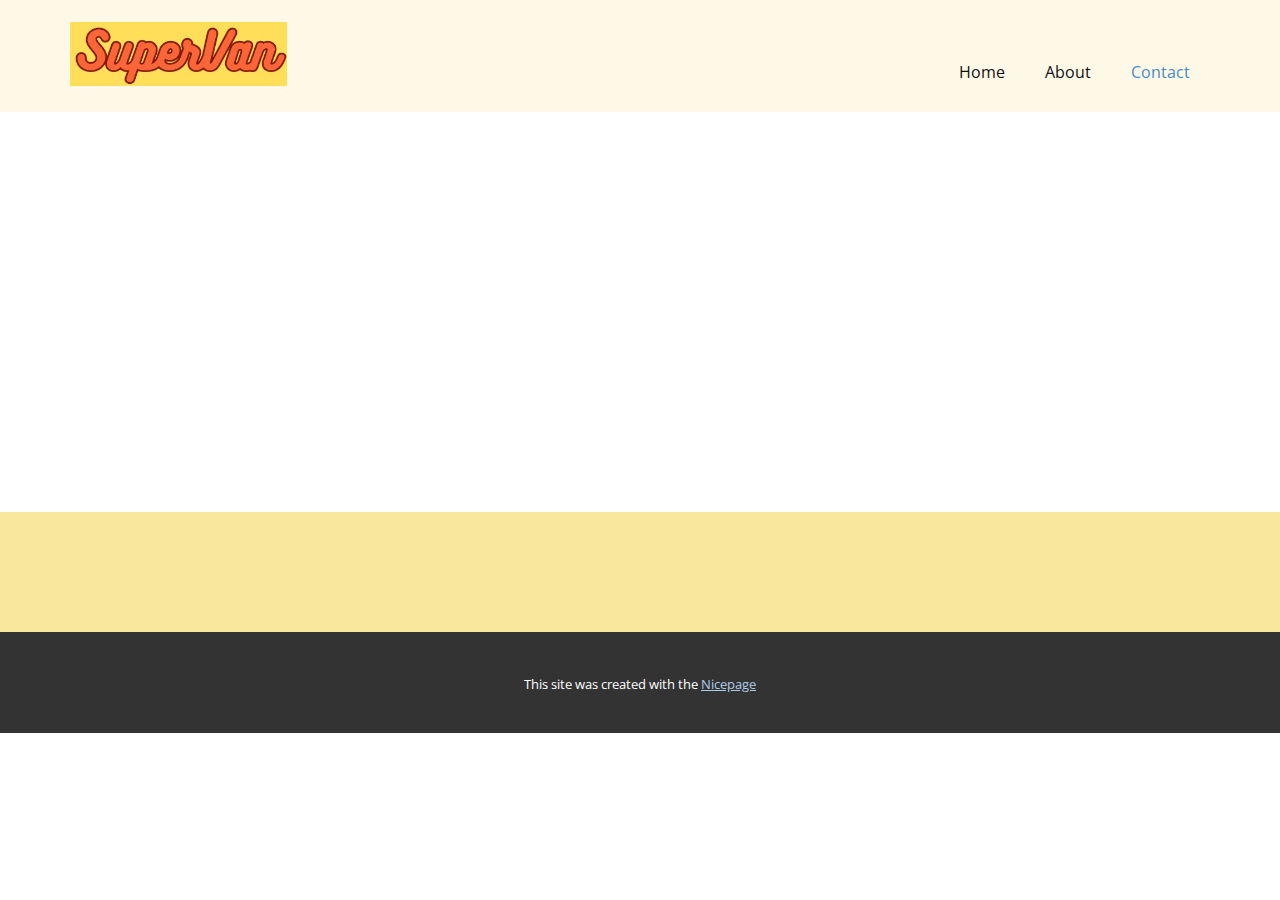
<file: Contact.html>
<!DOCTYPE html>
<html style="font-size: 16px;" lang="en"><head>
    <meta name="viewport" content="width=device-width, initial-scale=1.0">
    <meta charset="utf-8">
    <meta name="keywords" content="">
    <meta name="description" content="">
    <title>Contact</title>
    <link rel="stylesheet" href="nicepage.css" media="screen">
<link rel="stylesheet" href="Contact.css" media="screen">
    <script class="u-script" type="text/javascript" src="jquery.js" defer=""></script>
    <script class="u-script" type="text/javascript" src="nicepage.js" defer=""></script>
    <meta name="generator" content="Nicepage 6.10.5, nicepage.com">
    <link id="u-theme-google-font" rel="stylesheet" href="https://fonts.googleapis.com/css?family=Roboto:100,100i,300,300i,400,400i,500,500i,700,700i,900,900i|Open+Sans:300,300i,400,400i,500,500i,600,600i,700,700i,800,800i">
    
    
    
    <script type="application/ld+json">{
		"@context": "http://schema.org",
		"@type": "Organization",
		"name": "",
		"logo": "images/supervan.jpg"
}</script>
    <meta name="theme-color" content="#478ac9">
    <meta property="og:title" content="Contact">
    <meta property="og:type" content="website">
  <meta data-intl-tel-input-cdn-path="intlTelInput/"></head>
  <body data-path-to-root="./" data-include-products="false" class="u-body u-xl-mode" data-lang="en"><header class="u-clearfix u-header u-palette-3-light-3 u-header" id="sec-cd17"><div class="u-clearfix u-sheet u-valign-middle u-sheet-1">
        <a href="#" class="u-image u-logo u-image-1" data-image-width="390" data-image-height="115">
          <img src="images/supervan.jpg" class="u-logo-image u-logo-image-1">
        </a>
        <nav class="u-menu u-menu-dropdown u-offcanvas u-menu-1">
          <div class="menu-collapse" style="font-size: 1rem; letter-spacing: 0px;">
            <a class="u-button-style u-custom-left-right-menu-spacing u-custom-padding-bottom u-custom-top-bottom-menu-spacing u-nav-link u-text-active-palette-1-base u-text-hover-palette-2-base" href="#">
              <svg class="u-svg-link" viewBox="0 0 24 24"><use xlink:href="#menu-hamburger"></use></svg>
              <svg class="u-svg-content" version="1.1" id="menu-hamburger" viewBox="0 0 16 16" x="0px" y="0px" xmlns:xlink="http://www.w3.org/1999/xlink" xmlns="http://www.w3.org/2000/svg"><g><rect y="1" width="16" height="2"></rect><rect y="7" width="16" height="2"></rect><rect y="13" width="16" height="2"></rect>
</g></svg>
            </a>
          </div>
          <div class="u-nav-container">
            <ul class="u-nav u-unstyled u-nav-1"><li class="u-nav-item"><a class="u-button-style u-nav-link u-text-active-palette-1-base u-text-hover-palette-2-base" href="Home.html" style="padding: 10px 20px;">Home</a>
</li><li class="u-nav-item"><a class="u-button-style u-nav-link u-text-active-palette-1-base u-text-hover-palette-2-base" href="About.html" style="padding: 10px 20px;">About</a>
</li><li class="u-nav-item"><a class="u-button-style u-nav-link u-text-active-palette-1-base u-text-hover-palette-2-base" href="Contact.html" style="padding: 10px 20px;">Contact</a>
</li></ul>
          </div>
          <div class="u-nav-container-collapse">
            <div class="u-black u-container-style u-inner-container-layout u-opacity u-opacity-95 u-sidenav">
              <div class="u-inner-container-layout u-sidenav-overflow">
                <div class="u-menu-close"></div>
                <ul class="u-align-center u-nav u-popupmenu-items u-unstyled u-nav-2"><li class="u-nav-item"><a class="u-button-style u-nav-link" href="Home.html">Home</a>
</li><li class="u-nav-item"><a class="u-button-style u-nav-link" href="About.html">About</a>
</li><li class="u-nav-item"><a class="u-button-style u-nav-link" href="Contact.html">Contact</a>
</li></ul>
              </div>
            </div>
            <div class="u-black u-menu-overlay u-opacity u-opacity-70"></div>
          </div>
        </nav>
      </div></header>
    <section class="u-clearfix u-section-1" id="sec-788b">
      <div class="u-clearfix u-sheet u-sheet-1"></div>
    </section>
    
    
    
    <footer class="u-align-center u-clearfix u-footer u-palette-3-light-2 u-footer" id="sec-26d3"><div class="u-clearfix u-sheet u-sheet-1"></div></footer>
    <section class="u-backlink u-clearfix u-grey-80">
      <p class="u-text">
        <span>This site was created with the </span>
        <a class="u-link" href="https://nicepage.com/" target="_blank" rel="nofollow">
          <span>Nicepage</span>
        </a>
      </p>
    </section>
  
</body></html>
</file>
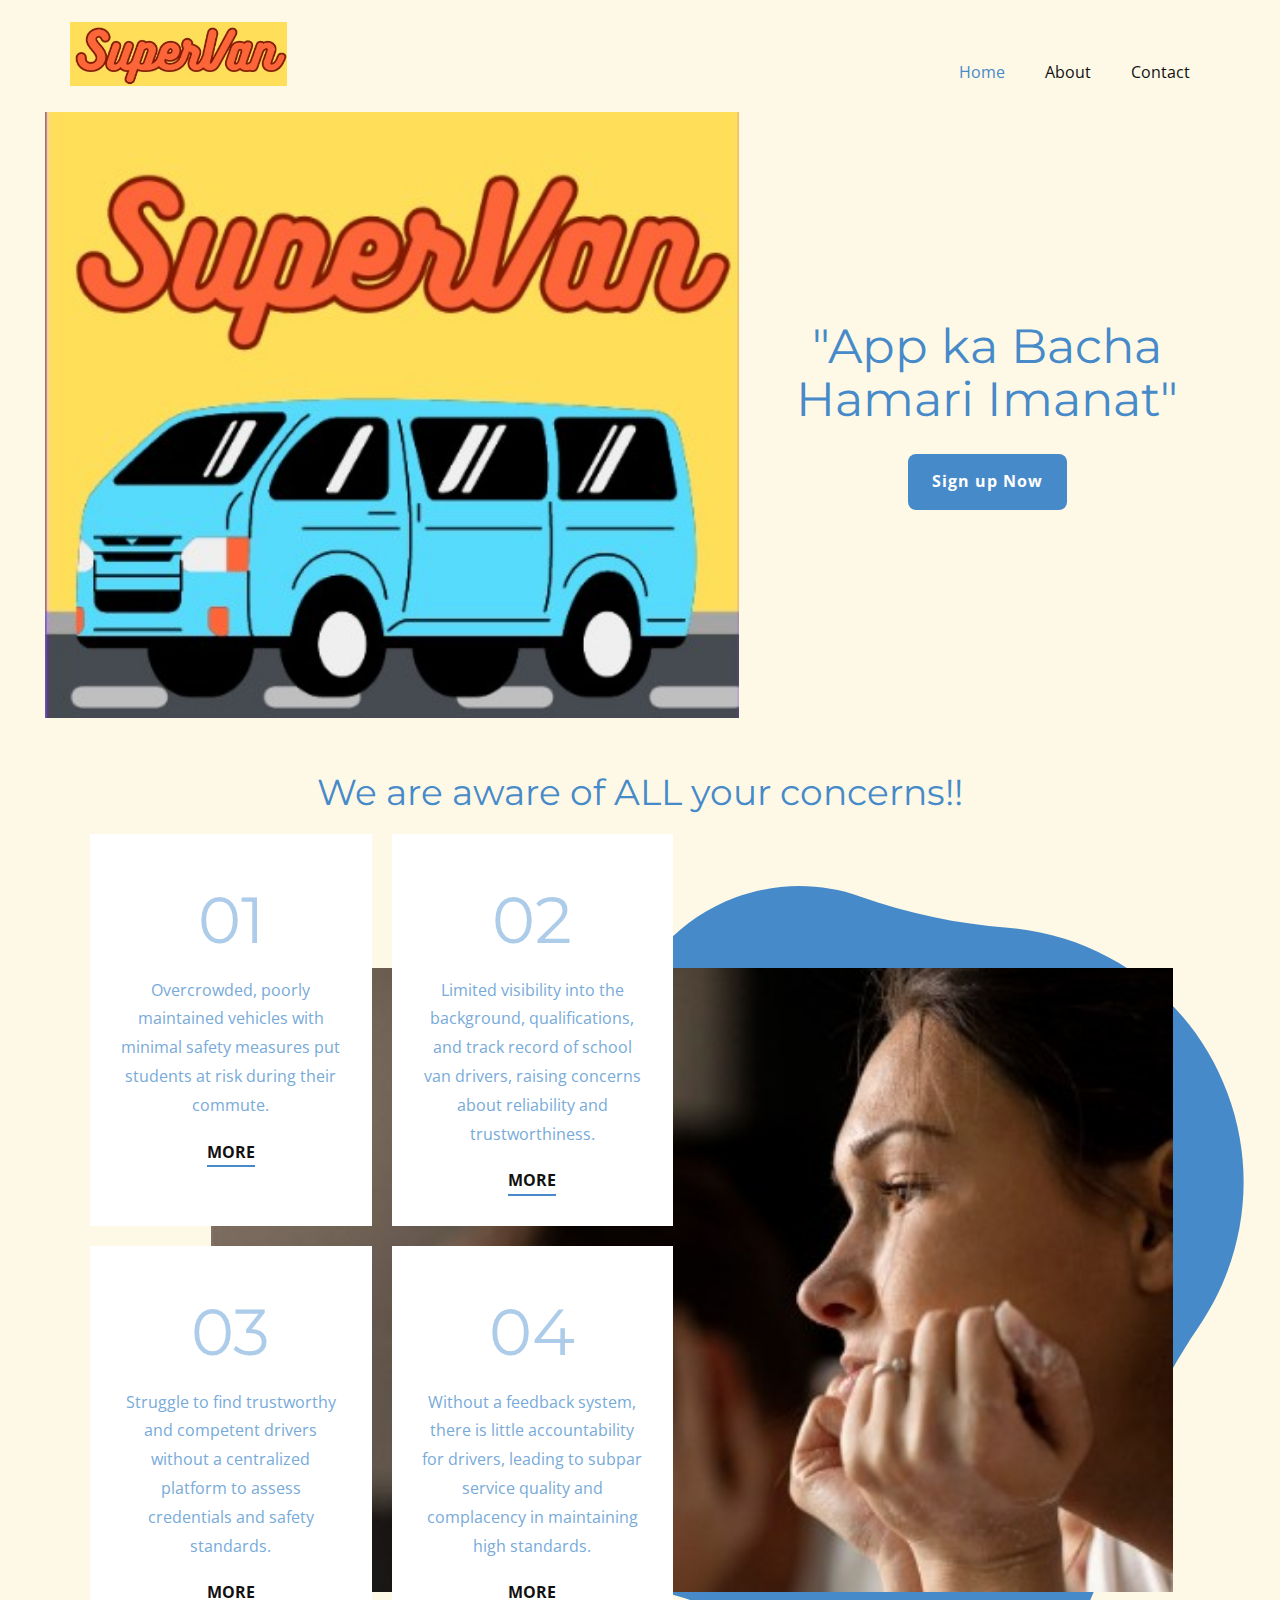
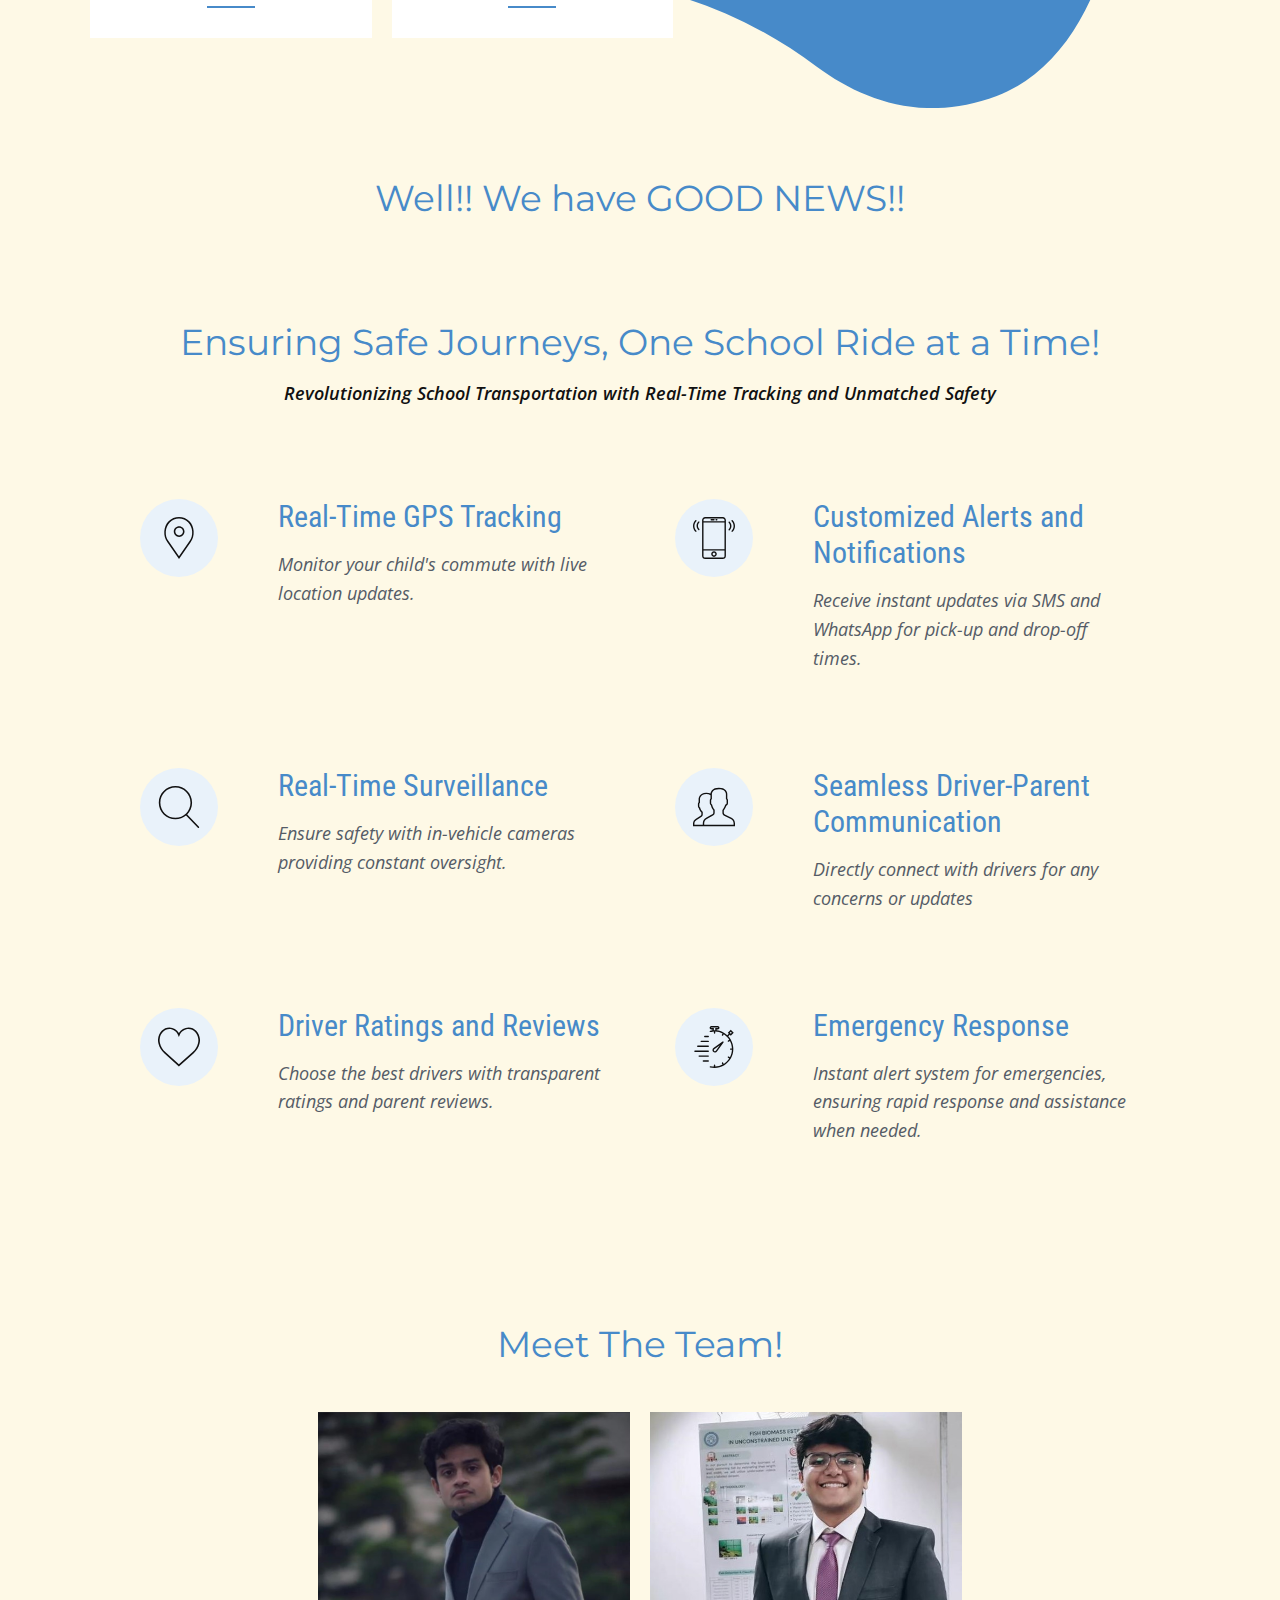
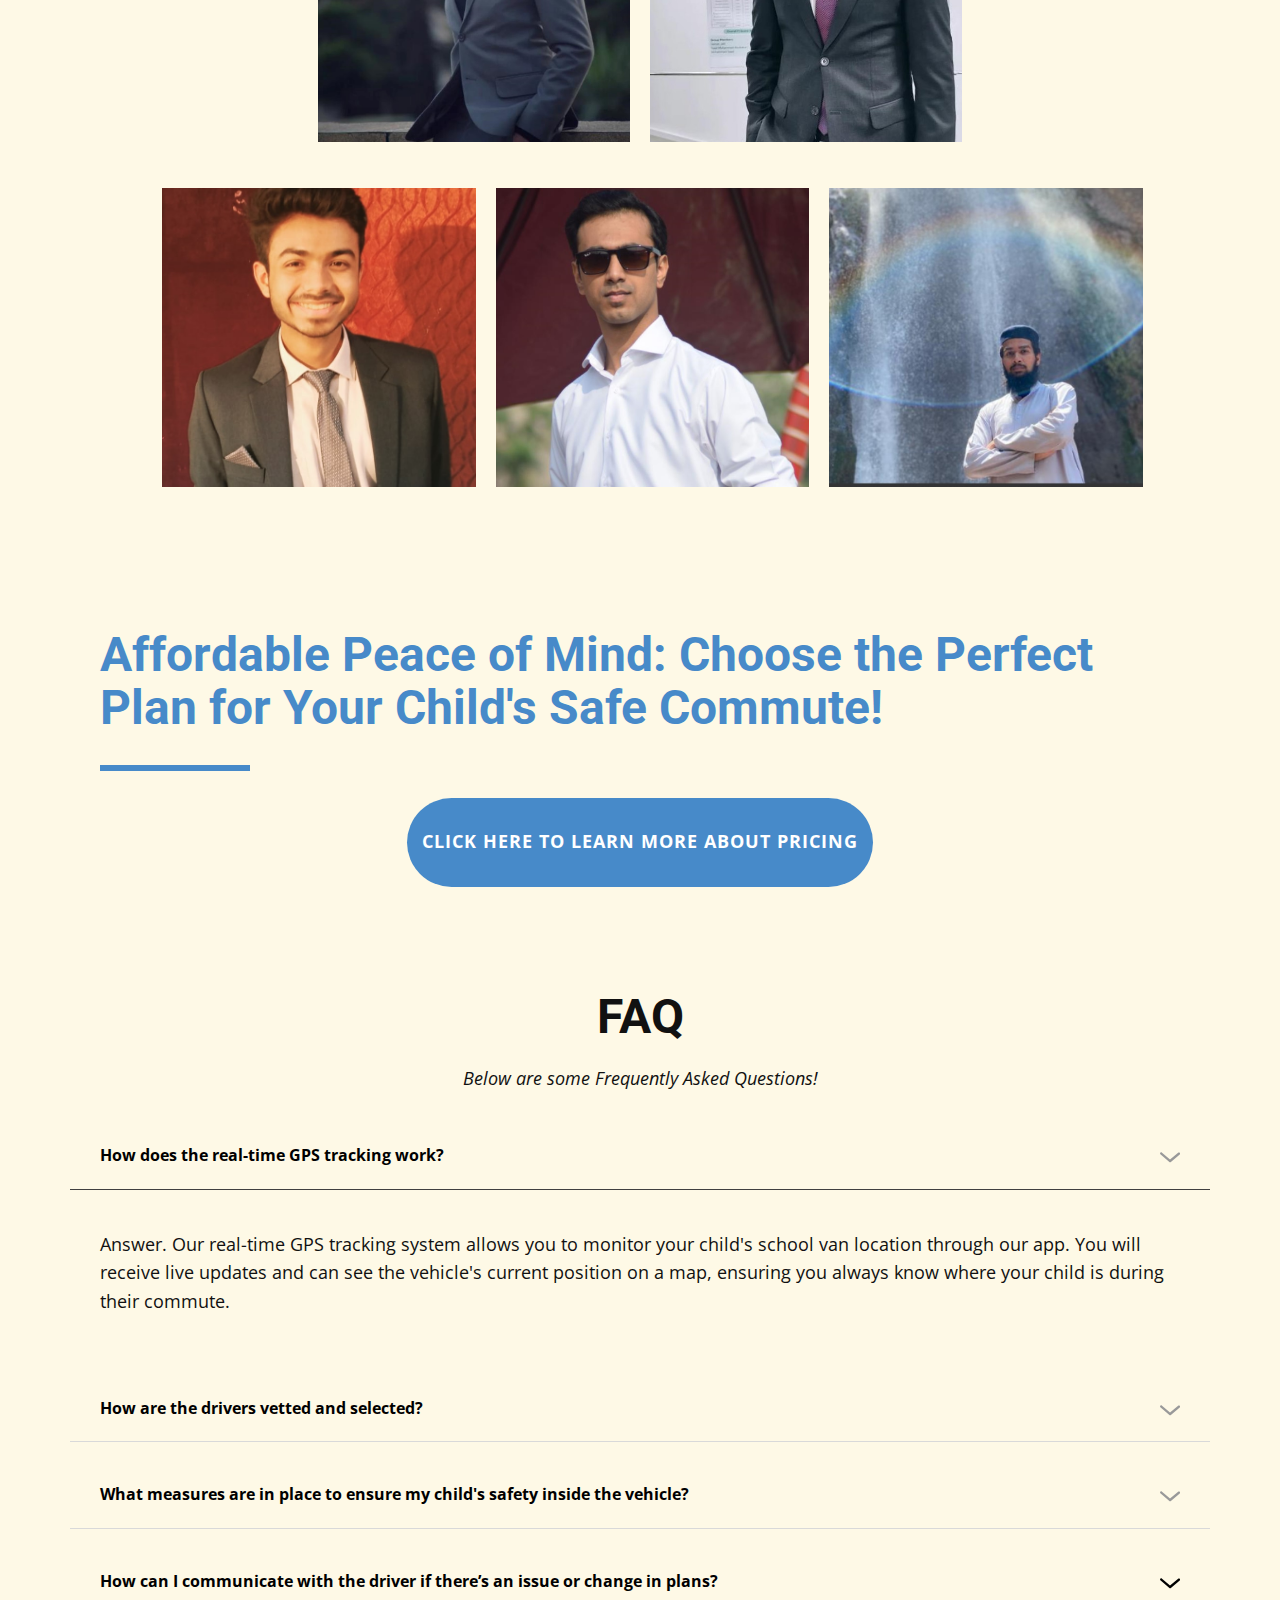
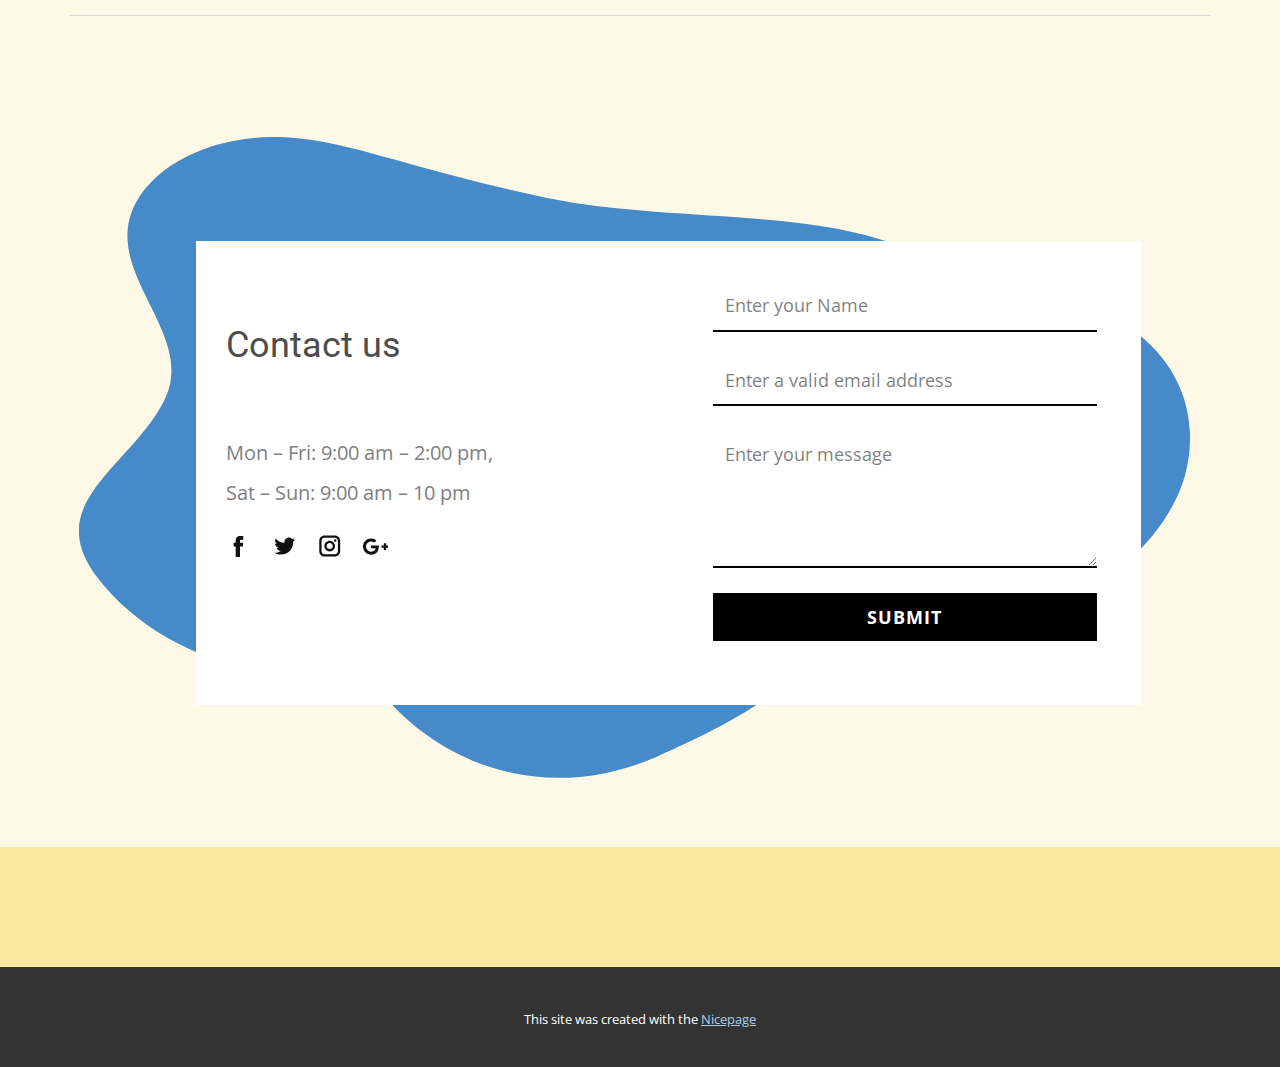
<file: Home.html>
<!DOCTYPE html>
<html style="font-size: 16px;" lang="en"><head>
    <meta name="viewport" content="width=device-width, initial-scale=1.0">
    <meta charset="utf-8">
    <meta name="keywords" content="Hosting for your business, ​Hosting solution with benefits, ​Fastest Hosting, We help and solve your business problem., 01, 02, 03, 04, faq, INTUITIVE, Start now &amp;amp;
don&amp;apos;t look back., Stop pushing your clients into a corner., $ 29, $ 59, $ 139, Contact us">
    <meta name="description" content="">
    <title>Home</title>
    <link rel="stylesheet" href="nicepage.css" media="screen">
<link rel="stylesheet" href="Home.css" media="screen">
    <script class="u-script" type="text/javascript" src="jquery.js" defer=""></script>
    <script class="u-script" type="text/javascript" src="nicepage.js" defer=""></script>
    <meta name="generator" content="Nicepage 6.10.5, nicepage.com">
    <meta name="referrer" content="origin">
    <link id="u-theme-google-font" rel="stylesheet" href="https://fonts.googleapis.com/css?family=Roboto:100,100i,300,300i,400,400i,500,500i,700,700i,900,900i|Open+Sans:300,300i,400,400i,500,500i,600,600i,700,700i,800,800i">
    <link id="u-page-google-font" rel="stylesheet" href="https://fonts.googleapis.com/css?family=Montserrat:100,100i,200,200i,300,300i,400,400i,500,500i,600,600i,700,700i,800,800i,900,900i|Roboto+Condensed:100,100i,200,200i,300,300i,400,400i,500,500i,600,600i,700,700i,800,800i,900,900i">
    
    
    
    
    
    
    
    
    
    <script type="application/ld+json">{
		"@context": "http://schema.org",
		"@type": "Organization",
		"name": "",
		"logo": "images/supervan.jpg"
}</script>
    <meta name="theme-color" content="#478ac9">
    <meta property="og:title" content="Home">
    <meta property="og:type" content="website">
  <meta data-intl-tel-input-cdn-path="intlTelInput/"></head>
  <body data-path-to-root="./" data-include-products="false" class="u-body u-xl-mode" data-lang="en"><header class="u-clearfix u-header u-palette-3-light-3 u-header" id="sec-cd17"><div class="u-clearfix u-sheet u-valign-middle u-sheet-1">
        <a href="#" class="u-image u-logo u-image-1" data-image-width="390" data-image-height="115">
          <img src="images/supervan.jpg" class="u-logo-image u-logo-image-1">
        </a>
        <nav class="u-menu u-menu-dropdown u-offcanvas u-menu-1">
          <div class="menu-collapse" style="font-size: 1rem; letter-spacing: 0px;">
            <a class="u-button-style u-custom-left-right-menu-spacing u-custom-padding-bottom u-custom-top-bottom-menu-spacing u-nav-link u-text-active-palette-1-base u-text-hover-palette-2-base" href="#">
              <svg class="u-svg-link" viewBox="0 0 24 24"><use xlink:href="#menu-hamburger"></use></svg>
              <svg class="u-svg-content" version="1.1" id="menu-hamburger" viewBox="0 0 16 16" x="0px" y="0px" xmlns:xlink="http://www.w3.org/1999/xlink" xmlns="http://www.w3.org/2000/svg"><g><rect y="1" width="16" height="2"></rect><rect y="7" width="16" height="2"></rect><rect y="13" width="16" height="2"></rect>
</g></svg>
            </a>
          </div>
          <div class="u-nav-container">
            <ul class="u-nav u-unstyled u-nav-1"><li class="u-nav-item"><a class="u-button-style u-nav-link u-text-active-palette-1-base u-text-hover-palette-2-base" href="Home.html" style="padding: 10px 20px;">Home</a>
</li><li class="u-nav-item"><a class="u-button-style u-nav-link u-text-active-palette-1-base u-text-hover-palette-2-base" href="About.html" style="padding: 10px 20px;">About</a>
</li><li class="u-nav-item"><a class="u-button-style u-nav-link u-text-active-palette-1-base u-text-hover-palette-2-base" href="Contact.html" style="padding: 10px 20px;">Contact</a>
</li></ul>
          </div>
          <div class="u-nav-container-collapse">
            <div class="u-black u-container-style u-inner-container-layout u-opacity u-opacity-95 u-sidenav">
              <div class="u-inner-container-layout u-sidenav-overflow">
                <div class="u-menu-close"></div>
                <ul class="u-align-center u-nav u-popupmenu-items u-unstyled u-nav-2"><li class="u-nav-item"><a class="u-button-style u-nav-link" href="Home.html">Home</a>
</li><li class="u-nav-item"><a class="u-button-style u-nav-link" href="About.html">About</a>
</li><li class="u-nav-item"><a class="u-button-style u-nav-link" href="Contact.html">Contact</a>
</li></ul>
              </div>
            </div>
            <div class="u-black u-menu-overlay u-opacity u-opacity-70"></div>
          </div>
        </nav>
      </div></header>
    <section class="u-clearfix u-palette-3-light-3 u-section-1" id="carousel_6f3d">
      <div class="u-clearfix u-sheet u-sheet-1">
        <div class="data-layout-selected u-clearfix u-gutter-0 u-layout-wrap u-layout-wrap-1">
          <div class="u-layout" style="">
            <div class="u-layout-row" style="">
              <div class="u-align-center u-container-style u-image u-layout-cell u-right-cell u-size-35 u-size-xs-60 u-image-1" src="" data-image-width="402" data-image-height="398">
                <div class="u-container-layout u-valign-bottom u-container-layout-1" src=""></div>
              </div>
              <div class="u-align-center u-container-style u-layout-cell u-left-cell u-palette-3-light-3 u-shape-rectangle u-size-25 u-size-xs-60 u-layout-cell-2" src="">
                <div class="u-container-layout u-valign-middle u-container-layout-2">
                  <h2 class="u-custom-font u-font-montserrat u-text u-text-palette-1-base u-text-1">"App ka Bacha<br>Hamari Imanat"
                  </h2>
                  <a href="#" class="u-active-grey-90 u-border-none u-btn u-btn-round u-button-style u-hover-grey-90 u-palette-1-base u-radius-8 u-text-active-white u-text-body-alt-color u-text-hover-white u-btn-1">Sign up Now </a>
                </div>
              </div>
            </div>
          </div>
        </div>
      </div>
    </section>
    <section class="u-clearfix u-palette-3-light-3 u-section-2" id="carousel_5c5a">
      <div class="u-clearfix u-sheet u-valign-middle-md u-valign-middle-xs u-sheet-1">
        <h3 class="u-align-center u-custom-font u-font-montserrat u-text u-text-default u-text-palette-1-base u-text-1">We are aware of ALL your concerns!!</h3>
        <div class="custom-expanded u-shape u-shape-svg u-text-palette-1-base u-shape-1">
          <svg class="u-svg-link" preserveAspectRatio="none" viewBox="0 0 160 150" style=""><use xlink:href="#svg-7553"></use></svg>
          <svg class="u-svg-content" viewBox="0 0 160 150" x="0px" y="0px" id="svg-7553"><path d="M43.2,126.9c14.2,1.3,27.6,7,39.1,15.6c8.3,6.1,19.4,10.3,32.7,5.3c11.7-4.4,18.6-17.4,21-30.2c2.6-13.3,8.1-25.9,15.7-37.1
	c8.3-12.1,10.8-27.9,5.3-42.7C150.5,20.3,134.6,9,117,7.6C107.9,6.9,98.8,5,90.1,1.9C83-0.6,75-0.7,67.4,2.1
	c-9.9,3.7-17,11.6-20.1,21c-3.3,10.1-10.9,18-20.6,22.2c-0.1,0-0.1,0.1-0.2,0.1c-20.3,8.9-31,32-24.6,53.2
	C6.9,115.6,25.2,125.2,43.2,126.9z"></path></svg>
        </div>
        <img src="images/troubledparents.jpg" alt="" class="u-image u-image-default u-image-1" data-image-width="442" data-image-height="347">
        <div class="u-list u-list-1">
          <div class="u-repeater u-repeater-1">
            <div class="u-align-center u-container-style u-list-item u-repeater-item u-white u-list-item-1">
              <div class="u-container-layout u-similar-container u-container-layout-1">
                <h2 class="u-custom-font u-font-montserrat u-text u-text-default u-text-palette-1-light-2 u-text-2">01</h2>
                <p class="u-text u-text-palette-1-light-1 u-text-3"> Overcrowded, poorly maintained vehicles with minimal safety measures put students at risk during their commute.</p>
                <a href="#" class="u-active-none u-border-2 u-border-active-palette-2-base u-border-hover-palette-1-light-2 u-border-no-left u-border-no-right u-border-no-top u-border-palette-1-base u-btn u-button-style u-hover-none u-none u-text-body-color u-text-hover-palette-2-base u-btn-1">more</a>
              </div>
            </div>
            <div class="u-align-center u-container-style u-list-item u-repeater-item u-white u-list-item-2">
              <div class="u-container-layout u-similar-container u-container-layout-2">
                <h2 class="u-custom-font u-font-montserrat u-text u-text-default u-text-palette-1-light-2 u-text-4">02</h2>
                <p class="u-text u-text-palette-1-light-1 u-text-5"> Limited visibility into the background, qualifications, and track record of school van drivers, raising concerns about reliability and trustworthiness.</p>
                <a href="#" class="u-active-none u-border-2 u-border-active-palette-2-base u-border-hover-palette-1-light-2 u-border-no-left u-border-no-right u-border-no-top u-border-palette-1-base u-btn u-button-style u-hover-none u-none u-text-body-color u-text-hover-palette-2-base u-btn-2">more</a>
              </div>
            </div>
            <div class="u-align-center u-container-style u-list-item u-repeater-item u-white u-list-item-3">
              <div class="u-container-layout u-similar-container u-container-layout-3">
                <h2 class="u-custom-font u-font-montserrat u-text u-text-default u-text-palette-1-light-2 u-text-6">03</h2>
                <p class="u-text u-text-palette-1-light-1 u-text-7"> Struggle to find trustworthy and competent drivers without a centralized platform to assess credentials and safety standards.</p>
                <a href="#" class="u-active-none u-border-2 u-border-active-palette-2-base u-border-hover-palette-1-light-2 u-border-no-left u-border-no-right u-border-no-top u-border-palette-1-base u-btn u-button-style u-hover-none u-none u-text-body-color u-text-hover-palette-2-base u-btn-3">more</a>
              </div>
            </div>
            <div class="u-align-center u-container-style u-list-item u-repeater-item u-white u-list-item-4">
              <div class="u-container-layout u-similar-container u-container-layout-4">
                <h2 class="u-custom-font u-font-montserrat u-text u-text-default u-text-palette-1-light-2 u-text-8">04</h2>
                <p class="u-text u-text-palette-1-light-1 u-text-9"> Without a feedback system, there is little accountability for drivers, leading to subpar service quality and complacency in maintaining high standards.</p>
                <a href="#" class="u-active-none u-border-2 u-border-active-palette-2-base u-border-hover-palette-1-light-2 u-border-no-left u-border-no-right u-border-no-top u-border-palette-1-base u-btn u-button-style u-hover-none u-none u-text-body-color u-text-hover-palette-2-base u-btn-4">more</a>
              </div>
            </div>
          </div>
        </div>
        <h3 class="u-align-center u-custom-font u-font-montserrat u-text u-text-default u-text-palette-1-base u-text-10">Well!! We have GOOD NEWS!!</h3>
      </div>
    </section>
    <section class="u-align-center-lg u-align-center-md u-align-center-sm u-align-center-xl u-align-left-xs u-clearfix u-palette-3-light-3 u-section-3" id="carousel_7702">
      <div class="u-clearfix u-sheet u-sheet-1">
        <h3 class="u-align-center u-custom-font u-font-montserrat u-text u-text-default u-text-palette-1-base u-text-1">Ensuring Safe Journeys, One School Ride at a Time! </h3>
        <p class="u-align-center u-text u-text-2"> Revolutionizing School Transportation with Real-Time Tracking and Unmatched Safety</p>
        <div class="u-list u-list-1">
          <div class="u-repeater u-repeater-1">
            <div class="u-container-style u-list-item u-repeater-item">
              <div class="u-container-layout u-similar-container u-valign-top u-container-layout-1"><span class="u-icon u-icon-circle u-palette-1-light-3 u-icon-1"><svg class="u-svg-link" preserveAspectRatio="xMidYMin slice" viewBox="0 0 54.757 54.757" style=""><use xlink:href="#svg-1e2f"></use></svg><svg class="u-svg-content" viewBox="0 0 54.757 54.757" x="0px" y="0px" id="svg-1e2f" style="enable-background:new 0 0 54.757 54.757;"><g><path d="M27.557,12c-3.859,0-7,3.141-7,7s3.141,7,7,7s7-3.141,7-7S31.416,12,27.557,12z M27.557,24c-2.757,0-5-2.243-5-5
		s2.243-5,5-5s5,2.243,5,5S30.314,24,27.557,24z"></path><path d="M40.94,5.617C37.318,1.995,32.502,0,27.38,0c-5.123,0-9.938,1.995-13.56,5.617c-6.703,6.702-7.536,19.312-1.804,26.952
		L27.38,54.757L42.721,32.6C48.476,24.929,47.643,12.319,40.94,5.617z M41.099,31.431L27.38,51.243L13.639,31.4
		C8.44,24.468,9.185,13.08,15.235,7.031C18.479,3.787,22.792,2,27.38,2s8.901,1.787,12.146,5.031
		C45.576,13.08,46.321,24.468,41.099,31.431z"></path>
</g></svg>
            
            
          </span>
                <h5 class="u-custom-font u-font-roboto-condensed u-text u-text-palette-1-base u-text-3"> Real-Time GPS Tracking</h5>
                <p class="u-text u-text-palette-5-dark-2 u-text-4"> Monitor your child's commute with live location updates.</p>
              </div>
            </div>
            <div class="u-container-style u-list-item u-repeater-item">
              <div class="u-container-layout u-similar-container u-valign-top u-container-layout-2"><span class="u-icon u-icon-circle u-palette-1-light-3 u-icon-2"><svg class="u-svg-link" preserveAspectRatio="xMidYMin slice" viewBox="0 0 60 60" style=""><use xlink:href="#svg-9556"></use></svg><svg class="u-svg-content" viewBox="0 0 60 60" x="0px" y="0px" id="svg-9556" style="enable-background:new 0 0 60 60;"><g><path d="M42.595,0H17.405C14.977,0,13,1.977,13,4.405v51.189C13,58.023,14.977,60,17.405,60h25.189C45.023,60,47,58.023,47,55.595
		V4.405C47,1.977,45.023,0,42.595,0z M15,8h30v38H15V8z M17.405,2h25.189C43.921,2,45,3.079,45,4.405V6H15V4.405
		C15,3.079,16.079,2,17.405,2z M42.595,58H17.405C16.079,58,15,56.921,15,55.595V48h30v7.595C45,56.921,43.921,58,42.595,58z"></path><path d="M30,49c-2.206,0-4,1.794-4,4s1.794,4,4,4s4-1.794,4-4S32.206,49,30,49z M30,55c-1.103,0-2-0.897-2-2s0.897-2,2-2
		s2,0.897,2,2S31.103,55,30,55z"></path><path d="M26,5h4c0.553,0,1-0.447,1-1s-0.447-1-1-1h-4c-0.553,0-1,0.447-1,1S25.447,5,26,5z"></path><path d="M33,5h1c0.553,0,1-0.447,1-1s-0.447-1-1-1h-1c-0.553,0-1,0.447-1,1S32.447,5,33,5z"></path><path d="M56.612,4.569c-0.391-0.391-1.023-0.391-1.414,0s-0.391,1.023,0,1.414c3.736,3.736,3.736,9.815,0,13.552
		c-0.391,0.391-0.391,1.023,0,1.414c0.195,0.195,0.451,0.293,0.707,0.293s0.512-0.098,0.707-0.293
		C61.128,16.434,61.128,9.085,56.612,4.569z"></path><path d="M52.401,6.845c-0.391-0.391-1.023-0.391-1.414,0s-0.391,1.023,0,1.414c1.237,1.237,1.918,2.885,1.918,4.639
		s-0.681,3.401-1.918,4.638c-0.391,0.391-0.391,1.023,0,1.414c0.195,0.195,0.451,0.293,0.707,0.293s0.512-0.098,0.707-0.293
		c1.615-1.614,2.504-3.764,2.504-6.052S54.017,8.459,52.401,6.845z"></path><path d="M4.802,5.983c0.391-0.391,0.391-1.023,0-1.414s-1.023-0.391-1.414,0c-4.516,4.516-4.516,11.864,0,16.38
		c0.195,0.195,0.451,0.293,0.707,0.293s0.512-0.098,0.707-0.293c0.391-0.391,0.391-1.023,0-1.414
		C1.065,15.799,1.065,9.72,4.802,5.983z"></path><path d="M9.013,6.569c-0.391-0.391-1.023-0.391-1.414,0c-1.615,1.614-2.504,3.764-2.504,6.052s0.889,4.438,2.504,6.053
		c0.195,0.195,0.451,0.293,0.707,0.293s0.512-0.098,0.707-0.293c0.391-0.391,0.391-1.023,0-1.414
		c-1.237-1.237-1.918-2.885-1.918-4.639S7.775,9.22,9.013,7.983C9.403,7.593,9.403,6.96,9.013,6.569z"></path>
</g></svg>
            
            
          </span>
                <h5 class="u-custom-font u-font-roboto-condensed u-text u-text-palette-1-base u-text-5"> Customized Alerts and Notifications</h5>
                <p class="u-text u-text-palette-5-dark-2 u-text-6"> Receive instant updates via SMS and WhatsApp for pick-up and drop-off times.</p>
              </div>
            </div>
            <div class="u-container-style u-list-item u-repeater-item">
              <div class="u-container-layout u-similar-container u-valign-top u-container-layout-3"><span class="u-icon u-icon-circle u-palette-1-light-3 u-icon-3"><svg class="u-svg-link" preserveAspectRatio="xMidYMin slice" viewBox="0 0 52.966 52.966" style=""><use xlink:href="#svg-7b08"></use></svg><svg class="u-svg-content" viewBox="0 0 52.966 52.966" x="0px" y="0px" id="svg-7b08" style="enable-background:new 0 0 52.966 52.966;"><path d="M51.704,51.273L36.845,35.82c3.79-3.801,6.138-9.041,6.138-14.82c0-11.58-9.42-21-21-21s-21,9.42-21,21s9.42,21,21,21
	c5.083,0,9.748-1.817,13.384-4.832l14.895,15.491c0.196,0.205,0.458,0.307,0.721,0.307c0.25,0,0.499-0.093,0.693-0.279
	C52.074,52.304,52.086,51.671,51.704,51.273z M21.983,40c-10.477,0-19-8.523-19-19s8.523-19,19-19s19,8.523,19,19
	S32.459,40,21.983,40z"></path></svg>
            
            
          </span>
                <h5 class="u-custom-font u-font-roboto-condensed u-text u-text-palette-1-base u-text-7">Real-Time Surveillance</h5>
                <p class="u-text u-text-palette-5-dark-2 u-text-8"> Ensure safety with in-vehicle cameras providing constant oversight.</p>
              </div>
            </div>
            <div class="u-container-style u-list-item u-repeater-item">
              <div class="u-container-layout u-similar-container u-valign-top u-container-layout-4"><span class="u-icon u-icon-circle u-palette-1-light-3 u-icon-4"><svg class="u-svg-link" preserveAspectRatio="xMidYMin slice" viewBox="0 0 60 60" style=""><use xlink:href="#svg-bc04"></use></svg><svg class="u-svg-content" viewBox="0 0 60 60" x="0px" y="0px" id="svg-bc04" style="enable-background:new 0 0 60 60;"><path d="M55.014,45.389l-9.553-4.776C44.56,40.162,44,39.256,44,38.248v-3.381c0.229-0.28,0.47-0.599,0.719-0.951
	c1.239-1.75,2.232-3.698,2.954-5.799C49.084,27.47,50,26.075,50,24.5v-4c0-0.963-0.36-1.896-1-2.625v-5.319
	c0.056-0.55,0.276-3.824-2.092-6.525C44.854,3.688,41.521,2.5,37,2.5s-7.854,1.188-9.908,3.53c-1.435,1.637-1.918,3.481-2.064,4.805
	C23.314,9.949,21.294,9.5,19,9.5c-10.389,0-10.994,8.855-11,9v4.579c-0.648,0.706-1,1.521-1,2.33v3.454
	c0,1.079,0.483,2.085,1.311,2.765c0.825,3.11,2.854,5.46,3.644,6.285v2.743c0,0.787-0.428,1.509-1.171,1.915l-6.653,4.173
	C1.583,48.134,0,50.801,0,53.703V57.5h14h2h44v-4.043C60,50.019,58.089,46.927,55.014,45.389z M14,53.262V55.5H2v-1.797
	c0-2.17,1.184-4.164,3.141-5.233l6.652-4.173c1.333-0.727,2.161-2.121,2.161-3.641v-3.591l-0.318-0.297
	c-0.026-0.024-2.683-2.534-3.468-5.955l-0.091-0.396l-0.342-0.22C9.275,29.899,9,29.4,9,28.863v-3.454
	c0-0.36,0.245-0.788,0.671-1.174L10,23.938l-0.002-5.38C10.016,18.271,10.537,11.5,19,11.5c2.393,0,4.408,0.553,6,1.644v4.731
	c-0.64,0.729-1,1.662-1,2.625v4c0,0.304,0.035,0.603,0.101,0.893c0.027,0.116,0.081,0.222,0.118,0.334
	c0.055,0.168,0.099,0.341,0.176,0.5c0.001,0.002,0.002,0.003,0.003,0.005c0.256,0.528,0.629,1,1.099,1.377
	c0.005,0.019,0.011,0.036,0.016,0.054c0.06,0.229,0.123,0.457,0.191,0.68l0.081,0.261c0.014,0.046,0.031,0.093,0.046,0.139
	c0.035,0.108,0.069,0.215,0.105,0.321c0.06,0.175,0.123,0.356,0.196,0.553c0.031,0.082,0.065,0.156,0.097,0.237
	c0.082,0.209,0.164,0.411,0.25,0.611c0.021,0.048,0.039,0.1,0.06,0.147l0.056,0.126c0.026,0.058,0.053,0.11,0.079,0.167
	c0.098,0.214,0.194,0.421,0.294,0.621c0.016,0.032,0.031,0.067,0.047,0.099c0.063,0.125,0.126,0.243,0.189,0.363
	c0.108,0.206,0.214,0.4,0.32,0.588c0.052,0.092,0.103,0.182,0.154,0.269c0.144,0.246,0.281,0.472,0.414,0.682
	c0.029,0.045,0.057,0.092,0.085,0.135c0.242,0.375,0.452,0.679,0.626,0.916c0.046,0.063,0.086,0.117,0.125,0.17
	c0.022,0.029,0.052,0.071,0.071,0.097v3.309c0,0.968-0.528,1.856-1.377,2.32l-2.646,1.443l-0.461-0.041l-0.188,0.395l-5.626,3.069
	C15.801,46.924,14,49.958,14,53.262z M58,55.5H16v-2.238c0-2.571,1.402-4.934,3.659-6.164l8.921-4.866
	C30.073,41.417,31,39.854,31,38.155v-4.018v-0.001l-0.194-0.232l-0.038-0.045c-0.002-0.003-0.064-0.078-0.165-0.21
	c-0.006-0.008-0.012-0.016-0.019-0.024c-0.053-0.069-0.115-0.152-0.186-0.251c-0.001-0.002-0.002-0.003-0.003-0.005
	c-0.149-0.207-0.336-0.476-0.544-0.8c-0.005-0.007-0.009-0.015-0.014-0.022c-0.098-0.153-0.202-0.32-0.308-0.497
	c-0.008-0.013-0.016-0.026-0.024-0.04c-0.226-0.379-0.466-0.808-0.705-1.283c0,0-0.001-0.001-0.001-0.002
	c-0.127-0.255-0.254-0.523-0.378-0.802l0,0c-0.017-0.039-0.035-0.077-0.052-0.116h0c-0.055-0.125-0.11-0.256-0.166-0.391
	c-0.02-0.049-0.04-0.1-0.06-0.15c-0.052-0.131-0.105-0.263-0.161-0.414c-0.102-0.272-0.198-0.556-0.29-0.849l-0.055-0.178
	c-0.006-0.02-0.013-0.04-0.019-0.061c-0.094-0.316-0.184-0.639-0.26-0.971l-0.091-0.396l-0.341-0.22
	C26.346,25.803,26,25.176,26,24.5v-4c0-0.561,0.238-1.084,0.67-1.475L27,18.728V12.5v-0.354l-0.027-0.021
	c-0.034-0.722,0.009-2.935,1.623-4.776C30.253,5.458,33.081,4.5,37,4.5c3.905,0,6.727,0.951,8.386,2.828
	c1.947,2.201,1.625,5.017,1.623,5.041L47,18.728l0.33,0.298C47.762,19.416,48,19.939,48,20.5v4c0,0.873-0.572,1.637-1.422,1.899
	l-0.498,0.153l-0.16,0.495c-0.669,2.081-1.622,4.003-2.834,5.713c-0.297,0.421-0.586,0.794-0.837,1.079L42,34.123v4.125
	c0,1.77,0.983,3.361,2.566,4.153l9.553,4.776C56.513,48.374,58,50.78,58,53.457V55.5z"></path></svg>
            
            
          </span>
                <h5 class="u-custom-font u-font-roboto-condensed u-text u-text-palette-1-base u-text-9"> Seamless Driver-Parent Communication</h5>
                <p class="u-text u-text-palette-5-dark-2 u-text-10"> Directly connect with drivers for any concerns or updates</p>
              </div>
            </div>
            <div class="u-container-style u-list-item u-repeater-item">
              <div class="u-container-layout u-similar-container u-valign-top u-container-layout-5"><span class="u-icon u-icon-circle u-palette-1-light-3 u-icon-5"><svg class="u-svg-link" preserveAspectRatio="xMidYMin slice" viewBox="0 0 51.997 51.997" style=""><use xlink:href="#svg-9eb8"></use></svg><svg class="u-svg-content" viewBox="0 0 51.997 51.997" x="0px" y="0px" id="svg-9eb8" style="enable-background:new 0 0 51.997 51.997;"><g><path d="M51.911,16.242C51.152,7.888,45.239,1.827,37.839,1.827c-4.93,0-9.444,2.653-11.984,6.905
		c-2.517-4.307-6.846-6.906-11.697-6.906c-7.399,0-13.313,6.061-14.071,14.415c-0.06,0.369-0.306,2.311,0.442,5.478
		c1.078,4.568,3.568,8.723,7.199,12.013l18.115,16.439l18.426-16.438c3.631-3.291,6.121-7.445,7.199-12.014
		C52.216,18.553,51.97,16.611,51.911,16.242z M49.521,21.261c-0.984,4.172-3.265,7.973-6.59,10.985L25.855,47.481L9.072,32.25
		c-3.331-3.018-5.611-6.818-6.596-10.99c-0.708-2.997-0.417-4.69-0.416-4.701l0.015-0.101C2.725,9.139,7.806,3.826,14.158,3.826
		c4.687,0,8.813,2.88,10.771,7.515l0.921,2.183l0.921-2.183c1.927-4.564,6.271-7.514,11.069-7.514
		c6.351,0,11.433,5.313,12.096,12.727C49.938,16.57,50.229,18.264,49.521,21.261z"></path>
</g></svg>
            
            
          </span>
                <h5 class="u-custom-font u-font-roboto-condensed u-text u-text-palette-1-base u-text-11"> Driver Ratings and Reviews</h5>
                <p class="u-text u-text-palette-5-dark-2 u-text-12"> Choose the best drivers with transparent ratings and parent reviews.</p>
              </div>
            </div>
            <div class="u-container-style u-list-item u-repeater-item">
              <div class="u-container-layout u-similar-container u-valign-top u-container-layout-6"><span class="u-icon u-icon-circle u-palette-1-light-3 u-icon-6"><svg class="u-svg-link" preserveAspectRatio="xMidYMin slice" viewBox="0 0 60 60" style=""><use xlink:href="#svg-546a"></use></svg><svg class="u-svg-content" viewBox="0 0 60 60" x="0px" y="0px" id="svg-546a" style="enable-background:new 0 0 60 60;"><g><path d="M31.634,37.989c1.041-0.081,1.99-0.612,2.606-1.459l9.363-12.944c0.287-0.397,0.244-0.945-0.104-1.293
		c-0.348-0.347-0.896-0.39-1.293-0.104L29.26,31.555c-0.844,0.614-1.375,1.563-1.456,2.604s0.296,2.06,1.033,2.797
		C29.508,37.628,30.413,38,31.354,38C31.447,38,31.54,37.996,31.634,37.989z M29.798,34.315c0.035-0.457,0.269-0.874,0.637-1.142
		l7.897-5.713l-5.711,7.895c-0.27,0.371-0.687,0.604-1.144,0.64c-0.455,0.03-0.902-0.128-1.227-0.453
		C29.928,35.219,29.762,34.771,29.798,34.315z"></path><path d="M54.034,19.564c-0.01-0.021-0.01-0.043-0.021-0.064c-0.012-0.02-0.031-0.031-0.044-0.05
		c-1.011-1.734-2.207-3.347-3.565-4.809l2.148-2.147l1.414,1.414l4.242-4.243l-4.242-4.242l-4.243,4.242l1.415,1.415l-2.148,2.147
		c-1.462-1.358-3.074-2.555-4.809-3.566c-0.019-0.013-0.03-0.032-0.05-0.044c-0.021-0.012-0.043-0.011-0.064-0.022
		c-3.093-1.782-6.568-2.969-10.273-3.404V5h1.5c1.379,0,2.5-1.121,2.5-2.5S36.672,0,35.293,0h-9c-1.379,0-2.5,1.121-2.5,2.5
		s1.121,2.5,2.5,2.5h1.5v1.156c-1.08,0.115-2.158,0.291-3.224,0.535c-0.538,0.123-0.875,0.66-0.751,1.198
		c0.123,0.538,0.66,0.876,1.198,0.751c0.92-0.211,1.849-0.37,2.78-0.477l1.073-0.083c0.328-0.025,0.63-0.043,0.924-0.057V10
		c0,0.553,0.447,1,1,1s1-0.447,1-1V8.03c3.761,0.173,7.305,1.183,10.456,2.845l-0.986,1.707c-0.276,0.479-0.112,1.09,0.366,1.366
		c0.157,0.091,0.329,0.134,0.499,0.134c0.346,0,0.682-0.179,0.867-0.5l0.983-1.703c3.129,1.985,5.787,4.643,7.772,7.772
		l-1.703,0.983C49.57,20.91,49.406,21.521,49.683,22c0.186,0.321,0.521,0.5,0.867,0.5c0.17,0,0.342-0.043,0.499-0.134l1.707-0.986
		c1.685,3.196,2.698,6.798,2.849,10.619H53.63c-0.553,0-1,0.447-1,1s0.447,1,1,1h1.975c-0.151,3.821-1.164,7.423-2.849,10.619
		l-1.707-0.986c-0.478-0.276-1.09-0.114-1.366,0.366c-0.276,0.479-0.112,1.09,0.366,1.366l1.703,0.983
		c-1.985,3.129-4.643,5.787-7.772,7.772l-0.983-1.703c-0.277-0.48-0.89-0.643-1.366-0.366c-0.479,0.276-0.643,0.888-0.366,1.366
		l0.986,1.707c-3.151,1.662-6.695,2.672-10.456,2.845V56c0-0.553-0.447-1-1-1s-1,0.447-1,1v1.976
		c-1.597-0.055-3.199-0.255-4.776-0.617c-0.538-0.129-1.075,0.213-1.198,0.751c-0.124,0.538,0.213,1.075,0.751,1.198
		C26.568,59.768,28.607,60,30.63,60c0.049,0,0.096-0.003,0.145-0.004c0.007,0,0.012,0.004,0.018,0.004
		c0.008,0,0.015-0.005,0.023-0.005c4.807-0.033,9.317-1.331,13.219-3.573c0.031-0.014,0.064-0.021,0.094-0.039
		c0.02-0.012,0.031-0.031,0.05-0.044c4.039-2.354,7.414-5.725,9.773-9.761c0.019-0.027,0.043-0.048,0.06-0.078
		c0.012-0.021,0.011-0.043,0.021-0.064C56.317,42.476,57.63,37.89,57.63,33S56.317,23.524,54.034,19.564z M53.965,8.251l1.414,1.414
		l-1.414,1.415L52.55,9.665L53.965,8.251z M29.793,6.021V3h-3.5c-0.275,0-0.5-0.225-0.5-0.5s0.225-0.5,0.5-0.5h9
		c0.275,0,0.5,0.225,0.5,0.5S35.568,3,35.293,3h-3.5v3.021C31.445,6.007,31.113,6,30.793,6c-0.028,0-0.06,0.002-0.088,0.002
		C30.68,6.002,30.655,6,30.63,6c-0.164,0-0.328,0.011-0.492,0.014C30.022,6.017,29.913,6.016,29.793,6.021z"></path><path d="M21.793,14h-5c-0.553,0-1,0.447-1,1s0.447,1,1,1h5c0.553,0,1-0.447,1-1S22.346,14,21.793,14z"></path><path d="M21.793,21h-10c-0.553,0-1,0.447-1,1s0.447,1,1,1h10c0.553,0,1-0.447,1-1S22.346,21,21.793,21z"></path><path d="M21.793,28h-15c-0.553,0-1,0.447-1,1s0.447,1,1,1h15c0.553,0,1-0.447,1-1S22.346,28,21.793,28z"></path><path d="M21.793,35h-19c-0.553,0-1,0.447-1,1s0.447,1,1,1h19c0.553,0,1-0.447,1-1S22.346,35,21.793,35z"></path><path d="M21.793,42h-13c-0.553,0-1,0.447-1,1s0.447,1,1,1h13c0.553,0,1-0.447,1-1S22.346,42,21.793,42z"></path><path d="M21.793,49h-7c-0.553,0-1,0.447-1,1s0.447,1,1,1h7c0.553,0,1-0.447,1-1S22.346,49,21.793,49z"></path>
</g></svg>
            
            
          </span>
                <h5 class="u-custom-font u-font-roboto-condensed u-text u-text-palette-1-base u-text-13"> Emergency Response </h5>
                <p class="u-text u-text-palette-5-dark-2 u-text-14"> Instant alert system for emergencies, ensuring rapid response and assistance when needed.</p>
              </div>
            </div>
          </div>
        </div>
      </div>
    </section>
    <section class="u-clearfix u-palette-3-light-3 u-section-4" id="sec-4ada">
      <div class="u-clearfix u-sheet u-sheet-1">
        <h3 class="u-align-center u-custom-font u-font-montserrat u-text u-text-default u-text-palette-1-base u-text-1">Meet The Team!</h3>
        <div class="custom-expanded u-gallery u-layout-grid u-lightbox u-show-text-on-hover u-gallery-1">
          <div class="u-gallery-inner u-gallery-inner-1">
            <div class="u-effect-fade u-gallery-item u-gallery-item-1">
              <div class="u-back-slide" data-image-width="965" data-image-height="956">
                <img class="u-back-image u-expanded" src="images/asad.jpg">
              </div>
              <div class="u-over-slide u-shading u-over-slide-1"></div>
            </div>
            <div class="u-effect-fade u-gallery-item u-gallery-item-2">
              <div class="u-back-slide" data-image-width="578" data-image-height="898">
                <img class="u-back-image u-expanded" src="images/WhatsAppImage2024-05-05at15.01.41_a107bb04.jpg">
              </div>
              <div class="u-over-slide u-shading u-over-slide-2"></div>
            </div>
          </div>
        </div>
        <div class="custom-expanded u-gallery u-layout-grid u-lightbox u-show-text-on-hover u-gallery-2">
          <div class="u-gallery-inner u-gallery-inner-2">
            <div class="u-effect-fade u-gallery-item">
              <div class="u-back-slide" data-image-width="663" data-image-height="726">
                <img class="u-back-image u-expanded" src="images/saad.jpg">
              </div>
              <div class="u-over-slide u-shading u-over-slide-3"></div>
            </div>
            <div class="u-effect-fade u-gallery-item">
              <div class="u-back-slide" data-image-width="963" data-image-height="962">
                <img class="u-back-image u-expanded" src="images/hassan.jpg">
              </div>
              <div class="u-over-slide u-shading u-over-slide-4"></div>
            </div>
            <div class="u-effect-fade u-gallery-item">
              <div class="u-back-slide" data-image-width="975" data-image-height="722">
                <img class="u-back-image u-expanded" src="images/AR.jpg">
              </div>
              <div class="u-over-slide u-shading u-over-slide-5"></div>
            </div>
          </div>
        </div>
      </div>
    </section>
    <section class="u-clearfix u-palette-3-light-3 u-section-5" id="carousel_7191">
      <div class="u-clearfix u-sheet u-sheet-1">
        <div class="data-layout-selected u-clearfix u-expanded-width u-layout-wrap u-layout-wrap-1">
          <div class="u-layout">
            <div class="u-layout-row">
              <div class="u-container-style u-layout-cell u-left-cell u-similar-fill u-size-60 u-layout-cell-1">
                <div class="u-container-layout u-valign-top u-container-layout-1">
                  <h2 class="u-text u-text-palette-1-base u-text-1"> Affordable Peace of Mind: Choose the Perfect Plan for Your Child's Safe Commute!</h2>
                  <div class="u-border-6 u-border-palette-1-base u-line u-line-horizontal u-line-1"></div>
                  <a href="#" class="u-btn u-btn-round u-button-style u-hover-palette-1-light-1 u-palette-1-base u-radius u-btn-1">Click here to learn more about pricing </a>
                </div>
              </div>
            </div>
          </div>
        </div>
      </div>
    </section>
    <section class="u-align-center u-clearfix u-palette-3-light-3 u-section-6" id="carousel_1da4">
      <div class="u-clearfix u-sheet u-valign-middle-lg u-valign-middle-md u-valign-middle-sm u-valign-middle-xl u-sheet-1">
        <h2 class="u-text u-text-default u-text-1">faq</h2>
        <p class="u-text u-text-2">Below are some Frequently Asked Questions! </p>
        <div class="u-accordion u-expanded-width-xs u-faq u-spacing-20 u-accordion-1">
          <div class="u-accordion-item">
            <a class="active u-accordion-link u-border-1 u-border-active-grey-75 u-border-grey-15 u-border-hover-grey-75 u-border-no-left u-border-no-right u-border-no-top u-button-style u-text-black u-accordion-link-1" id="link-accordion-6327" aria-controls="accordion-6327" aria-selected="true">
              <span class="u-accordion-link-text"> How does the real-time GPS tracking work?</span><span class="u-accordion-link-icon u-icon u-text-black u-icon-1"><svg class="u-svg-link" preserveAspectRatio="xMidYMin slice" viewBox="0 0 16 16" style=""><use xlink:href="#svg-8021"></use></svg><svg class="u-svg-content" viewBox="0 0 16 16" x="0px" y="0px" id="svg-8021" style=""><path d="M8,10.7L1.6,5.3c-0.4-0.4-1-0.4-1.3,0c-0.4,0.4-0.4,0.9,0,1.3l7.2,6.1c0.1,0.1,0.4,0.2,0.6,0.2s0.4-0.1,0.6-0.2l7.1-6
	c0.4-0.4,0.4-0.9,0-1.3c-0.4-0.4-1-0.4-1.3,0L8,10.7z"></path></svg></span>
            </a>
            <div class="u-accordion-active u-accordion-pane u-container-style u-accordion-pane-1" id="accordion-6327" aria-labelledby="link-accordion-6327" wfd-invisible="true">
              <div class="u-container-layout u-container-layout-1">
                <div class="fr-view u-clearfix u-rich-text u-text">
                  <p>Answer. Our real-time GPS tracking system allows you to monitor your child's school van location through our app. You will receive live updates and can see the vehicle's current position on a map, ensuring you always know where your child is during their commute.&nbsp;</p>
                </div>
              </div>
            </div>
          </div>
          <div class="u-accordion-item">
            <a class="u-accordion-link u-border-1 u-border-active-grey-75 u-border-grey-15 u-border-hover-grey-75 u-border-no-left u-border-no-right u-border-no-top u-button-style u-text-black u-accordion-link-2" id="link-accordion-4aab" aria-controls="accordion-4aab" aria-selected="false">
              <span class="u-accordion-link-text"> How are the drivers vetted and selected? </span><span class="u-accordion-link-icon u-icon u-text-black u-icon-2"><svg class="u-svg-link" preserveAspectRatio="xMidYMin slice" viewBox="0 0 16 16" style=""><use xlink:href="#svg-3470"></use></svg><svg class="u-svg-content" viewBox="0 0 16 16" x="0px" y="0px" id="svg-3470" style=""><path d="M8,10.7L1.6,5.3c-0.4-0.4-1-0.4-1.3,0c-0.4,0.4-0.4,0.9,0,1.3l7.2,6.1c0.1,0.1,0.4,0.2,0.6,0.2s0.4-0.1,0.6-0.2l7.1-6
	c0.4-0.4,0.4-0.9,0-1.3c-0.4-0.4-1-0.4-1.3,0L8,10.7z"></path></svg></span>
            </a>
            <div class="u-accordion-pane u-container-style u-accordion-pane-2" id="accordion-4aab" aria-labelledby="link-accordion-4aab" wfd-invisible="true">
              <div class="u-container-layout u-container-layout-2">
                <div class="fr-view u-clearfix u-rich-text u-text">
                  <p>Answer. All drivers on our platform undergo a thorough background check, including verification of their driving records, criminal history, and references. Additionally, parents can view driver ratings and reviews from other users to make informed decisions.</p>
                  <p>
                    <br>
                  </p>
                </div>
              </div>
            </div>
          </div>
          <div class="u-accordion-item">
            <a class="u-accordion-link u-border-1 u-border-active-grey-75 u-border-grey-15 u-border-hover-grey-75 u-border-no-left u-border-no-right u-border-no-top u-button-style u-text-black u-accordion-link-3" id="link-accordion-eb1f" aria-controls="accordion-eb1f" aria-selected="false">
              <span class="u-accordion-link-text"> What measures are in place to ensure my child's safety inside the vehicle?</span><span class="u-accordion-link-icon u-icon u-text-black u-icon-3"><svg class="u-svg-link" preserveAspectRatio="xMidYMin slice" viewBox="0 0 16 16" style=""><use xlink:href="#svg-e07d"></use></svg><svg class="u-svg-content" viewBox="0 0 16 16" x="0px" y="0px" id="svg-e07d" style=""><path d="M8,10.7L1.6,5.3c-0.4-0.4-1-0.4-1.3,0c-0.4,0.4-0.4,0.9,0,1.3l7.2,6.1c0.1,0.1,0.4,0.2,0.6,0.2s0.4-0.1,0.6-0.2l7.1-6
	c0.4-0.4,0.4-0.9,0-1.3c-0.4-0.4-1-0.4-1.3,0L8,10.7z"></path></svg></span>
            </a>
            <div class="u-accordion-pane u-container-style u-accordion-pane-3" id="accordion-eb1f" aria-labelledby="link-accordion-eb1f" wfd-invisible="true">
              <div class="u-container-layout u-container-layout-3">
                <div class="fr-view u-clearfix u-rich-text u-text">
                  <p>Answer. Each vehicle is equipped with cameras for continuous surveillance and an emergency response button for immediate assistance. Parents also receive periodic snapshot updates from the vehicle's cabin to ensure their child's safety throughout the journey.&nbsp;</p>
                </div>
              </div>
            </div>
          </div>
          <div class="u-accordion-item">
            <a class="u-accordion-link u-border-1 u-border-active-grey-75 u-border-grey-15 u-border-hover-grey-75 u-border-no-left u-border-no-right u-border-no-top u-button-style u-text-black u-accordion-link-4" id="link-c01c" aria-controls="c01c" aria-selected="false">
              <span class="u-accordion-link-text"> How can I communicate with the driver if there’s an issue or change in plans?</span><span class="u-accordion-link-icon u-icon u-text-black u-icon-4"><svg class="u-svg-link" preserveAspectRatio="xMidYMin slice" viewBox="0 0 16 16" style=""><use xlink:href="#svg-e4a1"></use></svg><svg class="u-svg-content" viewBox="0 0 16 16" x="0px" y="0px" id="svg-e4a1"><path d="M8,10.7L1.6,5.3c-0.4-0.4-1-0.4-1.3,0c-0.4,0.4-0.4,0.9,0,1.3l7.2,6.1c0.1,0.1,0.4,0.2,0.6,0.2s0.4-0.1,0.6-0.2l7.1-6
	c0.4-0.4,0.4-0.9,0-1.3c-0.4-0.4-1-0.4-1.3,0L8,10.7z"></path></svg></span>
            </a>
            <div class="u-accordion-pane u-container-style u-accordion-pane-4" id="c01c" aria-labelledby="link-c01c">
              <div class="u-container-layout u-container-layout-4">
                <div class="fr-view u-clearfix u-rich-text u-text">
                  <p>Answer. Our app facilitates direct communication between parents and drivers. You can message or call the driver through the app for any updates, changes, or concerns regarding your child's transportation&nbsp;</p>
                </div>
              </div>
            </div>
          </div>
        </div>
      </div>
    </section>
    <section class="u-align-center u-clearfix u-palette-3-light-3 u-section-7" id="carousel_589c">
      <div class="u-clearfix u-sheet u-valign-middle-lg u-valign-middle-sm u-valign-middle-xl u-valign-middle-xs u-sheet-1">
        <div class="u-shape u-shape-svg u-text-palette-1-base u-shape-1">
          <svg class="u-svg-link" preserveAspectRatio="none" viewBox="0 0 160 140" style=""><use xlink:href="#svg-c4d4"></use></svg>
          <svg xmlns="http://www.w3.org/2000/svg" xmlns:xlink="http://www.w3.org/1999/xlink" version="1.1" xml:space="preserve" class="u-svg-content" viewBox="0 0 160 140" x="0px" y="0px" id="svg-c4d4"><g><g><path d="M138.9,102.2c-9.5,10.1-24.4,20.2-41.2,27.4C63.2,144.5,21,147.1,3.1,112.4c-9.9-19.1,6.5-28.8,11.8-45.7
			c5.3-16.9-11.4-32.3-5.1-49.9c1.8-4.9,4.9-9,8.9-11.9C24,1,30.8-0.8,37.8,0.3C43.6,1.2,49,3.5,54.3,5.7c8.8,3.7,17.4,7.1,26.3,9.8
			c15.7,4.7,31.3,3.7,47.1,7.2c8.5,1.9,16.7,5.6,22.6,11.8C170.3,55.7,155.8,84.1,138.9,102.2z"></path>
</g>
</g></svg>
        </div>
        <div class="u-shape u-shape-svg u-text-palette-1-base u-shape-2">
          <svg class="u-svg-link" preserveAspectRatio="none" viewBox="0 0 160 120" style=""><use xlink:href="#svg-b310"></use></svg>
          <svg xmlns="http://www.w3.org/2000/svg" xmlns:xlink="http://www.w3.org/1999/xlink" version="1.1" xml:space="preserve" class="u-svg-content" viewBox="0 0 160 120" x="0px" y="0px" id="svg-b310"><path d="M124.3,80.3c20.5-1.1,32-18.4,34.8-31.5c4.7-22.6-6.7-55.4-81.5-47.7c-124.8,12.7-75.1,145.7-16.9,114
	C99.9,93.7,86.4,82.3,124.3,80.3z"></path></svg>
        </div>
        <div class="data-layout-selected u-clearfix u-layout-wrap u-layout-wrap-1">
          <div class="u-gutter-0 u-layout">
            <div class="u-layout-row">
              <div class="u-align-left u-container-style u-layout-cell u-left-cell u-size-30 u-white u-layout-cell-1">
                <div class="u-container-layout u-container-layout-1">
                  <h2 class="u-text u-text-grey-70 u-text-1">Contact us</h2>
                  <p class="u-text u-text-grey-50 u-text-2">
                    <br>Mon – Fri: 9:00 am – 2:00 pm,<br>Sat – Sun: 9:00 am – 10 pm
                  </p>
                  <div class="u-social-icons u-spacing-20 u-social-icons-1">
                    <a class="u-social-url" target="_blank" href=""><span class="u-icon u-icon-circle u-social-facebook u-social-icon u-icon-1">
                    <svg class="u-svg-link" preserveAspectRatio="xMidYMin slice" viewBox="0 0 112 112" style=""><use xlink:href="#svg-50ee"></use></svg>
                    <svg xmlns="http://www.w3.org/2000/svg" xmlns:xlink="http://www.w3.org/1999/xlink" version="1.1" xml:space="preserve" class="u-svg-content" viewBox="0 0 112 112" x="0px" y="0px" id="svg-50ee"><path d="M75.5,28.8H65.4c-1.5,0-4,0.9-4,4.3v9.4h13.9l-1.5,15.8H61.4v45.1H42.8V58.3h-8.8V42.4h8.8V32.2 c0-7.4,3.4-18.8,18.8-18.8h13.8v15.4H75.5z"></path></svg>
                  </span>
                    </a>
                    <a class="u-social-url" target="_blank" href=""><span class="u-icon u-icon-circle u-social-icon u-social-twitter u-icon-2">
                    <svg class="u-svg-link" preserveAspectRatio="xMidYMin slice" viewBox="0 0 112 112" style=""><use xlink:href="#svg-d346"></use></svg>
                    <svg xmlns="http://www.w3.org/2000/svg" xmlns:xlink="http://www.w3.org/1999/xlink" version="1.1" xml:space="preserve" class="u-svg-content" viewBox="0 0 112 112" x="0px" y="0px" id="svg-d346"><path d="M92.2,38.2c0,0.8,0,1.6,0,2.3c0,24.3-18.6,52.4-52.6,52.4c-10.6,0.1-20.2-2.9-28.5-8.2 c1.4,0.2,2.9,0.2,4.4,0.2c8.7,0,16.7-2.9,23-7.9c-8.1-0.2-14.9-5.5-17.3-12.8c1.1,0.2,2.4,0.2,3.4,0.2c1.6,0,3.3-0.2,4.8-0.7 c-8.4-1.6-14.9-9.2-14.9-18c0-0.2,0-0.2,0-0.2c2.5,1.4,5.4,2.2,8.4,2.3c-5-3.3-8.3-8.9-8.3-15.4c0-3.4,1-6.5,2.5-9.2 c9.1,11.1,22.7,18.5,38,19.2c-0.2-1.4-0.4-2.8-0.4-4.3c0.1-10,8.3-18.2,18.5-18.2c5.4,0,10.1,2.2,13.5,5.7c4.3-0.8,8.1-2.3,11.7-4.5 c-1.4,4.3-4.3,7.9-8.1,10.1c3.7-0.4,7.3-1.4,10.6-2.9C98.9,32.3,95.7,35.5,92.2,38.2z"></path></svg>
                  </span>
                    </a>
                    <a class="u-social-url" target="_blank" href=""><span class="u-icon u-icon-circle u-social-icon u-social-instagram u-icon-3">
                    <svg class="u-svg-link" preserveAspectRatio="xMidYMin slice" viewBox="0 0 112 112" style=""><use xlink:href="#svg-dd2a"></use></svg>
                    <svg xmlns="http://www.w3.org/2000/svg" xmlns:xlink="http://www.w3.org/1999/xlink" version="1.1" xml:space="preserve" class="u-svg-content" viewBox="0 0 112 112" x="0px" y="0px" id="svg-dd2a"><path d="M55.9,32.9c-12.8,0-23.2,10.4-23.2,23.2s10.4,23.2,23.2,23.2s23.2-10.4,23.2-23.2S68.7,32.9,55.9,32.9z M55.9,69.4c-7.4,0-13.3-6-13.3-13.3c-0.1-7.4,6-13.3,13.3-13.3s13.3,6,13.3,13.3C69.3,63.5,63.3,69.4,55.9,69.4z"></path><path d="M79.7,26.8c-3,0-5.4,2.5-5.4,5.4s2.5,5.4,5.4,5.4c3,0,5.4-2.5,5.4-5.4S82.7,26.8,79.7,26.8z"></path><path d="M78.2,11H33.5C21,11,10.8,21.3,10.8,33.7v44.7c0,12.6,10.2,22.8,22.7,22.8h44.7c12.6,0,22.7-10.2,22.7-22.7 V33.7C100.8,21.1,90.6,11,78.2,11z M91,78.4c0,7.1-5.8,12.8-12.8,12.8H33.5c-7.1,0-12.8-5.8-12.8-12.8V33.7 c0-7.1,5.8-12.8,12.8-12.8h44.7c7.1,0,12.8,5.8,12.8,12.8V78.4z"></path></svg>
                  </span>
                    </a>
                    <a class="u-social-url" target="_blank" href=""><span class="u-icon u-icon-circle u-social-google u-social-icon u-icon-4">
                    <svg class="u-svg-link" preserveAspectRatio="xMidYMin slice" viewBox="0 0 112 112" style=""><use xlink:href="#svg-102d"></use></svg>
                    <svg xmlns="http://www.w3.org/2000/svg" xmlns:xlink="http://www.w3.org/1999/xlink" version="1.1" xml:space="preserve" class="u-svg-content" viewBox="0 0 112 112" x="0px" y="0px" id="svg-102d"><path d="M62.2,81.6c-8.6,11.2-24.6,14.4-37.6,10C10.9,87,0.8,73.2,1,58.5c-0.8-18,15.2-34.6,33.1-34.9 c9.2-0.8,18.2,2.7,25,8.6c-2.9,3.1-5.7,6.2-8.9,9.2c-6.2-3.8-13.5-6.5-20.6-4C18.1,40.7,11,54.2,15.4,65.6 c3.5,11.8,17.8,18.3,29.2,13.2c5.8-2.1,9.7-7.4,11.3-13.2c-6.6-0.1-13.2,0-20.1-0.3c0-3.9,0-7.9,0-11.9c11.2,0,22.2,0,33.3,0 C69.9,63.4,68.3,73.9,62.2,81.6z M110.9,63.7c-3.4,0-6.6,0-10,0c0,3.4,0,6.6,0,10c-3.4,0-6.6,0-10,0c0-3.4,0-6.6,0-10 c-3.4,0-6.6,0-10,0c0-3.4,0-6.6,0-10c3.4,0,6.6,0,10,0c0-3.4,0-6.6,0.1-10c3.4,0,6.6,0,10,0c0,3.4,0,6.6,0,10c3.4,0,6.6,0,10,0 C110.9,56.9,110.9,60.3,110.9,63.7z"></path></svg>
                  </span>
                    </a>
                  </div>
                </div>
              </div>
              <div class="u-align-left u-container-style u-layout-cell u-right-cell u-size-30 u-white u-layout-cell-2">
                <div class="u-container-layout u-valign-middle u-container-layout-2">
                  <div class="u-expanded-width u-form u-form-1">
                    <form action="https://forms.nicepagesrv.com/v2/form/process" class="u-clearfix u-form-spacing-24 u-form-vertical u-inner-form" style="padding: 24px;" source="email" name="form">
                      <div class="u-form-group u-form-name">
                        <label for="name-3b9a" class="u-form-control-hidden u-label">Name</label>
                        <input type="text" placeholder="Enter your Name" id="name-3b9a" name="name" class="u-border-2 u-border-black u-border-no-left u-border-no-right u-border-no-top u-input u-input-rectangle u-input-1" required="">
                      </div>
                      <div class="u-form-email u-form-group">
                        <label for="email-3b9a" class="u-form-control-hidden u-label">Email</label>
                        <input type="email" placeholder="Enter a valid email address" id="email-3b9a" name="email" class="u-border-2 u-border-black u-border-no-left u-border-no-right u-border-no-top u-input u-input-rectangle u-input-2" required="">
                      </div>
                      <div class="u-form-group u-form-message">
                        <label for="message-3b9a" class="u-form-control-hidden u-label">Message</label>
                        <textarea placeholder="Enter your message" rows="4" cols="50" id="message-3b9a" name="message" class="u-border-2 u-border-black u-border-no-left u-border-no-right u-border-no-top u-input u-input-rectangle u-input-3" required=""></textarea>
                      </div>
                      <div class="u-align-left u-form-group u-form-submit">
                        <a href="#" class="u-black u-btn u-btn-submit u-button-style u-hover-grey-60 u-btn-1">Submit</a>
                        <input type="submit" value="submit" class="u-form-control-hidden">
                      </div>
                      <div class="u-form-send-message u-form-send-success"> Thank you! Your message has been sent. </div>
                      <div class="u-form-send-error u-form-send-message"> Unable to send your message. Please fix errors then try again. </div>
                      <input type="hidden" value="" name="recaptchaResponse">
                      <input type="hidden" name="formServices" value="57300de0-de6a-9701-6b6d-356b0cbd1d85">
                    </form>
                  </div>
                </div>
              </div>
            </div>
          </div>
        </div>
      </div>
    </section>
    
    
    
    <footer class="u-align-center u-clearfix u-footer u-palette-3-light-2 u-footer" id="sec-26d3"><div class="u-clearfix u-sheet u-sheet-1"></div></footer>
    <section class="u-backlink u-clearfix u-grey-80">
      <p class="u-text">
        <span>This site was created with the </span>
        <a class="u-link" href="https://nicepage.com/" target="_blank" rel="nofollow">
          <span>Nicepage</span>
        </a>
      </p>
    </section>
  
</body></html>
</file>
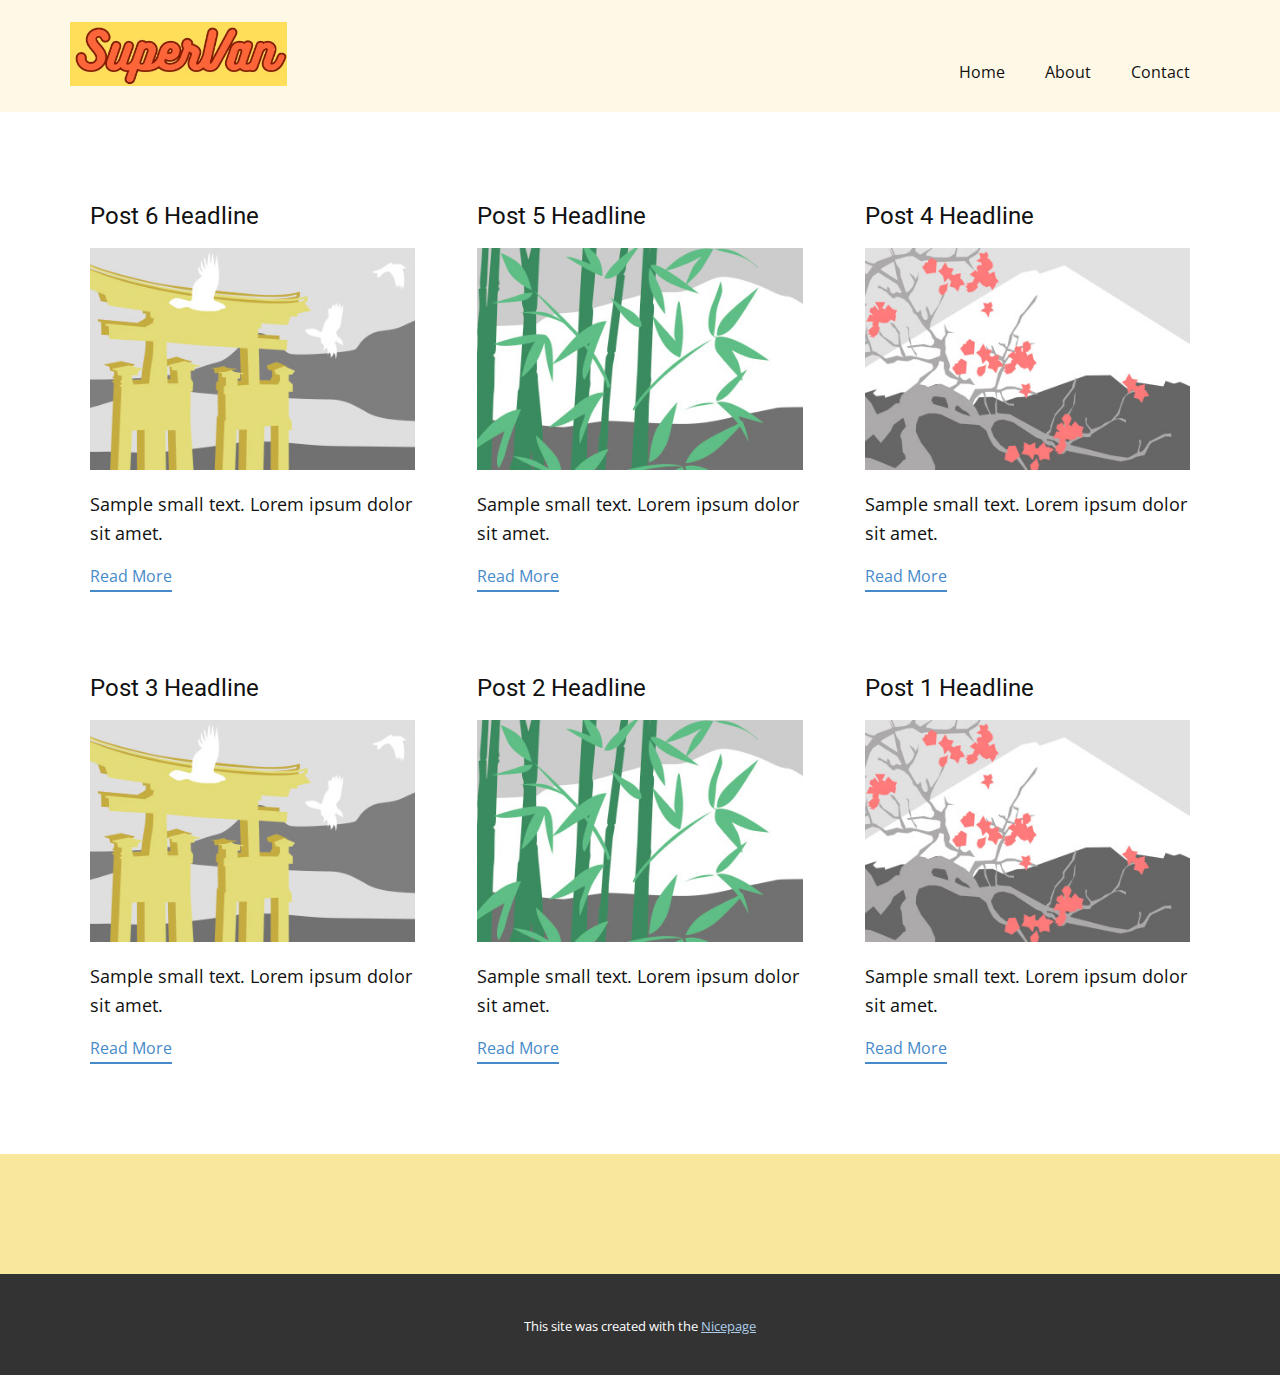
<file: blog/blog.html>
<!DOCTYPE html>
<html style="font-size: 16px;" lang="en"><head>
    <meta name="viewport" content="width=device-width, initial-scale=1.0">
    <meta charset="utf-8">
    <meta name="keywords" content="">
    <meta name="description" content="">
    <title>Blog</title>
    <link rel="stylesheet" href="../nicepage.css" media="screen">
<link rel="stylesheet" href="../Blog-Template.css" media="screen">
    <script class="u-script" type="text/javascript" src="../jquery.js" defer=""></script>
    <script class="u-script" type="text/javascript" src="../nicepage.js" defer=""></script>
    <meta name="generator" content="Nicepage 6.10.5, nicepage.com">
    <link id="u-theme-google-font" rel="stylesheet" href="https://fonts.googleapis.com/css?family=Roboto:100,100i,300,300i,400,400i,500,500i,700,700i,900,900i|Open+Sans:300,300i,400,400i,500,500i,600,600i,700,700i,800,800i">
    
    
    
    <script type="application/ld+json">{
		"@context": "http://schema.org",
		"@type": "Organization",
		"name": "",
		"logo": "images/supervan.jpg"
}</script>
    <meta name="theme-color" content="#478ac9">
  <meta data-intl-tel-input-cdn-path="intlTelInput/"></head>
  <body data-path-to-root="./" data-include-products="false" class="u-body u-xl-mode" data-lang="en"><header class="u-clearfix u-header u-palette-3-light-3 u-header" id="sec-cd17"><div class="u-clearfix u-sheet u-valign-middle u-sheet-1">
        <a href="#" class="u-image u-logo u-image-1" data-image-width="390" data-image-height="115">
          <img src="../images/supervan.jpg" class="u-logo-image u-logo-image-1">
        </a>
        <nav class="u-menu u-menu-dropdown u-offcanvas u-menu-1">
          <div class="menu-collapse" style="font-size: 1rem; letter-spacing: 0px;">
            <a class="u-button-style u-custom-left-right-menu-spacing u-custom-padding-bottom u-custom-top-bottom-menu-spacing u-nav-link u-text-active-palette-1-base u-text-hover-palette-2-base" href="#">
              <svg class="u-svg-link" viewBox="0 0 24 24"><use xlink:href="#menu-hamburger"></use></svg>
              <svg class="u-svg-content" version="1.1" id="menu-hamburger" viewBox="0 0 16 16" x="0px" y="0px" xmlns:xlink="http://www.w3.org/1999/xlink" xmlns="http://www.w3.org/2000/svg"><g><rect y="1" width="16" height="2"></rect><rect y="7" width="16" height="2"></rect><rect y="13" width="16" height="2"></rect>
</g></svg>
            </a>
          </div>
          <div class="u-nav-container">
            <ul class="u-nav u-unstyled u-nav-1"><li class="u-nav-item"><a class="u-button-style u-nav-link u-text-active-palette-1-base u-text-hover-palette-2-base" href="../Home.html" style="padding: 10px 20px;">Home</a>
</li><li class="u-nav-item"><a class="u-button-style u-nav-link u-text-active-palette-1-base u-text-hover-palette-2-base" href="../About.html" style="padding: 10px 20px;">About</a>
</li><li class="u-nav-item"><a class="u-button-style u-nav-link u-text-active-palette-1-base u-text-hover-palette-2-base" href="../Contact.html" style="padding: 10px 20px;">Contact</a>
</li></ul>
          </div>
          <div class="u-nav-container-collapse">
            <div class="u-black u-container-style u-inner-container-layout u-opacity u-opacity-95 u-sidenav">
              <div class="u-inner-container-layout u-sidenav-overflow">
                <div class="u-menu-close"></div>
                <ul class="u-align-center u-nav u-popupmenu-items u-unstyled u-nav-2"><li class="u-nav-item"><a class="u-button-style u-nav-link" href="../Home.html">Home</a>
</li><li class="u-nav-item"><a class="u-button-style u-nav-link" href="../About.html">About</a>
</li><li class="u-nav-item"><a class="u-button-style u-nav-link" href="../Contact.html">Contact</a>
</li></ul>
              </div>
            </div>
            <div class="u-black u-menu-overlay u-opacity u-opacity-70"></div>
          </div>
        </nav>
      </div></header>
    <section class="u-clearfix u-section-1" id="sec-494f">
      <div class="u-clearfix u-sheet u-valign-middle u-sheet-1"><!--blog--><!--blog_options_json--><!--{"type":"Recent","source":"","tags":"","count":""}--><!--/blog_options_json-->
        <div class="u-blog u-expanded-width u-blog-1">
          <div class="u-list-control"></div>
          <div class="u-repeater u-repeater-1"><!--blog_post-->
            <div class="u-blog-post u-container-style u-repeater-item u-white u-repeater-item-1">
              <div class="u-container-layout u-similar-container u-valign-top u-container-layout-1"><!--blog_post_header-->
                <h4 class="u-blog-control u-text u-text-1">
                  <a class="u-post-header-link" href="../blog/post-5.html">Post 6 Headline</a>
                </h4><!--/blog_post_header--><!--blog_post_image-->
                <a class="u-post-header-link" href="../blog/post-5.html"><img alt="" class="u-blog-control u-expanded-width u-image u-image-default u-image-1" src="../images/8ad73f3c.jpeg"></a><!--/blog_post_image--><!--blog_post_content-->
                <div class="u-blog-control u-post-content u-text u-text-2 fr-view">Sample small text. Lorem ipsum dolor sit amet.</div><!--/blog_post_content--><!--blog_post_readmore-->
                <a href="../blog/post-5.html" class="u-blog-control u-border-2 u-border-no-left u-border-no-right u-border-no-top u-border-palette-1-base u-btn u-btn-rectangle u-button-style u-none u-btn-1"><!--blog_post_readmore_content--><!--options_json--><!--{"content":"","defaultValue":"Read More"}--><!--/options_json-->Read More<!--/blog_post_readmore_content--></a><!--/blog_post_readmore-->
              </div>
            </div><div class="u-blog-post u-container-style u-repeater-item u-video-cover u-white">
              <div class="u-container-layout u-similar-container u-valign-top u-container-layout-2"><!--blog_post_header-->
                <h4 class="u-blog-control u-text u-text-3">
                  <a class="u-post-header-link" href="../blog/post-4.html">Post 5 Headline</a>
                </h4><!--/blog_post_header--><!--blog_post_image-->
                <a class="u-post-header-link" href="../blog/post-4.html"><img alt="" class="u-blog-control u-expanded-width u-image u-image-default u-image-2" src="../images/68f64b9d.jpeg"></a><!--/blog_post_image--><!--blog_post_content-->
                <div class="u-blog-control u-post-content u-text u-text-4 fr-view">Sample small text. Lorem ipsum dolor sit amet.</div><!--/blog_post_content--><!--blog_post_readmore-->
                <a href="../blog/post-4.html" class="u-blog-control u-border-2 u-border-no-left u-border-no-right u-border-no-top u-border-palette-1-base u-btn u-btn-rectangle u-button-style u-none u-btn-2"><!--blog_post_readmore_content--><!--options_json--><!--{"content":"","defaultValue":"Read More"}--><!--/options_json-->Read More<!--/blog_post_readmore_content--></a><!--/blog_post_readmore-->
              </div>
            </div><div class="u-blog-post u-container-style u-repeater-item u-video-cover u-white">
              <div class="u-container-layout u-similar-container u-valign-top u-container-layout-3"><!--blog_post_header-->
                <h4 class="u-blog-control u-text u-text-5">
                  <a class="u-post-header-link" href="../blog/post-3.html">Post 4 Headline</a>
                </h4><!--/blog_post_header--><!--blog_post_image-->
                <a class="u-post-header-link" href="../blog/post-3.html"><img alt="" class="u-blog-control u-expanded-width u-image u-image-default u-image-3" src="../images/0fd3416c.jpeg"></a><!--/blog_post_image--><!--blog_post_content-->
                <div class="u-blog-control u-post-content u-text u-text-6 fr-view">Sample small text. Lorem ipsum dolor sit amet.</div><!--/blog_post_content--><!--blog_post_readmore-->
                <a href="../blog/post-3.html" class="u-blog-control u-border-2 u-border-no-left u-border-no-right u-border-no-top u-border-palette-1-base u-btn u-btn-rectangle u-button-style u-none u-btn-3"><!--blog_post_readmore_content--><!--options_json--><!--{"content":"","defaultValue":"Read More"}--><!--/options_json-->Read More<!--/blog_post_readmore_content--></a><!--/blog_post_readmore-->
              </div>
            </div><div class="u-blog-post u-container-style u-repeater-item u-white u-repeater-item-1">
              <div class="u-container-layout u-similar-container u-valign-top u-container-layout-1"><!--blog_post_header-->
                <h4 class="u-blog-control u-text u-text-1">
                  <a class="u-post-header-link" href="../blog/post-2.html">Post 3 Headline</a>
                </h4><!--/blog_post_header--><!--blog_post_image-->
                <a class="u-post-header-link" href="../blog/post-2.html"><img alt="" class="u-blog-control u-expanded-width u-image u-image-default u-image-1" src="../images/8ad73f3c.jpeg"></a><!--/blog_post_image--><!--blog_post_content-->
                <div class="u-blog-control u-post-content u-text u-text-2 fr-view">Sample small text. Lorem ipsum dolor sit amet.</div><!--/blog_post_content--><!--blog_post_readmore-->
                <a href="../blog/post-2.html" class="u-blog-control u-border-2 u-border-no-left u-border-no-right u-border-no-top u-border-palette-1-base u-btn u-btn-rectangle u-button-style u-none u-btn-1"><!--blog_post_readmore_content--><!--options_json--><!--{"content":"","defaultValue":"Read More"}--><!--/options_json-->Read More<!--/blog_post_readmore_content--></a><!--/blog_post_readmore-->
              </div>
            </div><div class="u-blog-post u-container-style u-repeater-item u-video-cover u-white">
              <div class="u-container-layout u-similar-container u-valign-top u-container-layout-2"><!--blog_post_header-->
                <h4 class="u-blog-control u-text u-text-3">
                  <a class="u-post-header-link" href="../blog/post-1.html">Post 2 Headline</a>
                </h4><!--/blog_post_header--><!--blog_post_image-->
                <a class="u-post-header-link" href="../blog/post-1.html"><img alt="" class="u-blog-control u-expanded-width u-image u-image-default u-image-2" src="../images/68f64b9d.jpeg"></a><!--/blog_post_image--><!--blog_post_content-->
                <div class="u-blog-control u-post-content u-text u-text-4 fr-view">Sample small text. Lorem ipsum dolor sit amet.</div><!--/blog_post_content--><!--blog_post_readmore-->
                <a href="../blog/post-1.html" class="u-blog-control u-border-2 u-border-no-left u-border-no-right u-border-no-top u-border-palette-1-base u-btn u-btn-rectangle u-button-style u-none u-btn-2"><!--blog_post_readmore_content--><!--options_json--><!--{"content":"","defaultValue":"Read More"}--><!--/options_json-->Read More<!--/blog_post_readmore_content--></a><!--/blog_post_readmore-->
              </div>
            </div><div class="u-blog-post u-container-style u-repeater-item u-video-cover u-white">
              <div class="u-container-layout u-similar-container u-valign-top u-container-layout-3"><!--blog_post_header-->
                <h4 class="u-blog-control u-text u-text-5">
                  <a class="u-post-header-link" href="../blog/post.html">Post 1 Headline</a>
                </h4><!--/blog_post_header--><!--blog_post_image-->
                <a class="u-post-header-link" href="../blog/post.html"><img alt="" class="u-blog-control u-expanded-width u-image u-image-default u-image-3" src="../images/0fd3416c.jpeg"></a><!--/blog_post_image--><!--blog_post_content-->
                <div class="u-blog-control u-post-content u-text u-text-6 fr-view">Sample small text. Lorem ipsum dolor sit amet.</div><!--/blog_post_content--><!--blog_post_readmore-->
                <a href="../blog/post.html" class="u-blog-control u-border-2 u-border-no-left u-border-no-right u-border-no-top u-border-palette-1-base u-btn u-btn-rectangle u-button-style u-none u-btn-3"><!--blog_post_readmore_content--><!--options_json--><!--{"content":"","defaultValue":"Read More"}--><!--/options_json-->Read More<!--/blog_post_readmore_content--></a><!--/blog_post_readmore-->
              </div>
            </div><!--/blog_post--><!--blog_post-->
            <!--/blog_post--><!--blog_post-->
            <!--/blog_post-->
          </div>
          <div class="u-list-control"></div>
        </div><!--/blog-->
      </div>
    </section>
    
    
    
    <footer class="u-align-center u-clearfix u-footer u-palette-3-light-2 u-footer" id="sec-26d3"><div class="u-clearfix u-sheet u-sheet-1"></div></footer>
    <section class="u-backlink u-clearfix u-grey-80">
      <p class="u-text">
        <span>This site was created with the </span>
        <a class="u-link" href="https://nicepage.com/" target="_blank" rel="nofollow">
          <span>Nicepage</span>
        </a>
      </p>
    </section>
  
</body></html>
</file>
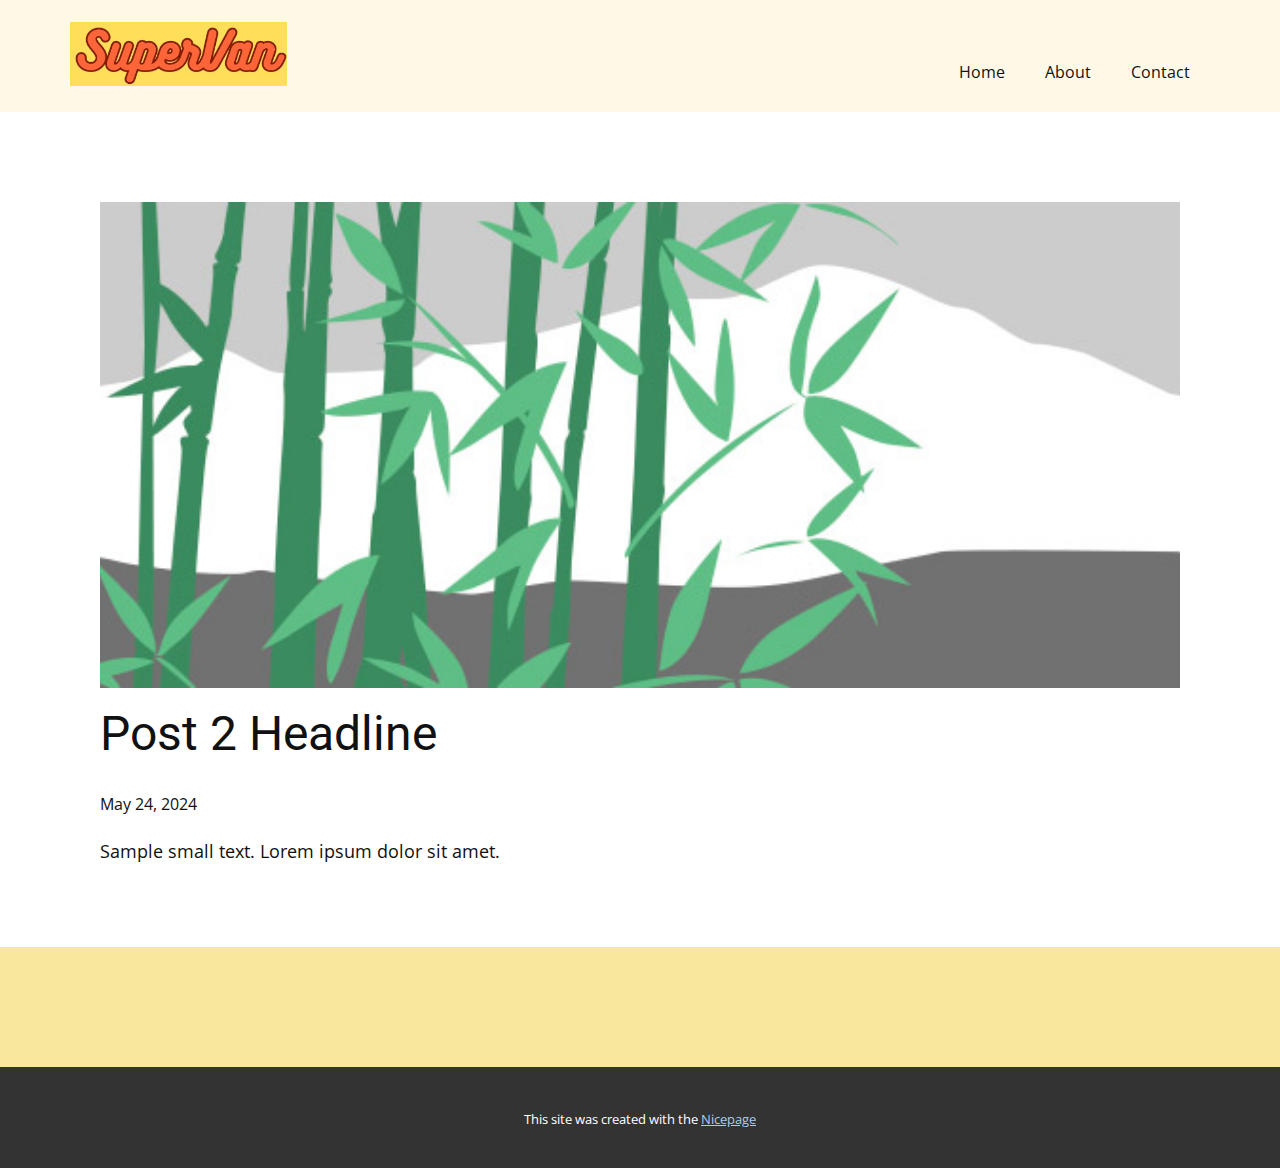
<file: blog/post-1.html>
<!DOCTYPE html>
<html style="font-size: 16px;" lang="en"><head>
    <meta name="viewport" content="width=device-width, initial-scale=1.0">
    <meta charset="utf-8">
    <meta name="keywords" content="Post 1 Headline">
    <meta name="description" content="">
    <title>Post 2 Headline</title>
    <link rel="stylesheet" href="../nicepage.css" media="screen">
<link rel="stylesheet" href="../Post-Template.css" media="screen">
    <script class="u-script" type="text/javascript" src="../jquery.js" defer=""></script>
    <script class="u-script" type="text/javascript" src="../nicepage.js" defer=""></script>
    <meta name="generator" content="Nicepage 6.10.5, nicepage.com">
    <link id="u-theme-google-font" rel="stylesheet" href="https://fonts.googleapis.com/css?family=Roboto:100,100i,300,300i,400,400i,500,500i,700,700i,900,900i|Open+Sans:300,300i,400,400i,500,500i,600,600i,700,700i,800,800i">
    
    
    
    <script type="application/ld+json">{
		"@context": "http://schema.org",
		"@type": "Organization",
		"name": "",
		"logo": "images/supervan.jpg"
}</script>
    <meta name="theme-color" content="#478ac9">
  <meta data-intl-tel-input-cdn-path="intlTelInput/"></head>
  <body data-path-to-root="./" data-include-products="false" class="u-body u-xl-mode" data-lang="en"><header class="u-clearfix u-header u-palette-3-light-3 u-header" id="sec-cd17"><div class="u-clearfix u-sheet u-valign-middle u-sheet-1">
        <a href="#" class="u-image u-logo u-image-1" data-image-width="390" data-image-height="115">
          <img src="../images/supervan.jpg" class="u-logo-image u-logo-image-1">
        </a>
        <nav class="u-menu u-menu-dropdown u-offcanvas u-menu-1">
          <div class="menu-collapse" style="font-size: 1rem; letter-spacing: 0px;">
            <a class="u-button-style u-custom-left-right-menu-spacing u-custom-padding-bottom u-custom-top-bottom-menu-spacing u-nav-link u-text-active-palette-1-base u-text-hover-palette-2-base" href="#">
              <svg class="u-svg-link" viewBox="0 0 24 24"><use xlink:href="#menu-hamburger"></use></svg>
              <svg class="u-svg-content" version="1.1" id="menu-hamburger" viewBox="0 0 16 16" x="0px" y="0px" xmlns:xlink="http://www.w3.org/1999/xlink" xmlns="http://www.w3.org/2000/svg"><g><rect y="1" width="16" height="2"></rect><rect y="7" width="16" height="2"></rect><rect y="13" width="16" height="2"></rect>
</g></svg>
            </a>
          </div>
          <div class="u-nav-container">
            <ul class="u-nav u-unstyled u-nav-1"><li class="u-nav-item"><a class="u-button-style u-nav-link u-text-active-palette-1-base u-text-hover-palette-2-base" href="../Home.html" style="padding: 10px 20px;">Home</a>
</li><li class="u-nav-item"><a class="u-button-style u-nav-link u-text-active-palette-1-base u-text-hover-palette-2-base" href="../About.html" style="padding: 10px 20px;">About</a>
</li><li class="u-nav-item"><a class="u-button-style u-nav-link u-text-active-palette-1-base u-text-hover-palette-2-base" href="../Contact.html" style="padding: 10px 20px;">Contact</a>
</li></ul>
          </div>
          <div class="u-nav-container-collapse">
            <div class="u-black u-container-style u-inner-container-layout u-opacity u-opacity-95 u-sidenav">
              <div class="u-inner-container-layout u-sidenav-overflow">
                <div class="u-menu-close"></div>
                <ul class="u-align-center u-nav u-popupmenu-items u-unstyled u-nav-2"><li class="u-nav-item"><a class="u-button-style u-nav-link" href="../Home.html">Home</a>
</li><li class="u-nav-item"><a class="u-button-style u-nav-link" href="../About.html">About</a>
</li><li class="u-nav-item"><a class="u-button-style u-nav-link" href="../Contact.html">Contact</a>
</li></ul>
              </div>
            </div>
            <div class="u-black u-menu-overlay u-opacity u-opacity-70"></div>
          </div>
        </nav>
      </div></header>
    <section class="u-align-center u-clearfix u-section-1" id="sec-bdad">
      <div class="u-clearfix u-sheet u-valign-middle-md u-valign-middle-sm u-valign-middle-xs u-sheet-1"><!--post_details--><!--post_details_options_json--><!--{"source":""}--><!--/post_details_options_json--><!--blog_post-->
        <div class="u-container-style u-expanded-width u-post-details u-post-details-1">
          <div class="u-container-layout u-valign-middle u-container-layout-1"><!--blog_post_image-->
            <img alt="" class="u-blog-control u-expanded-width u-image u-image-default u-image-1" src="../images/68f64b9d.jpeg"><!--/blog_post_image--><!--blog_post_header-->
            <h2 class="u-blog-control u-text u-text-1">Post 2 Headline</h2><!--/blog_post_header--><!--blog_post_metadata-->
            <div class="u-blog-control u-metadata u-metadata-1"><!--blog_post_metadata_date-->
              <span class="u-meta-date u-meta-icon">May 24, 2024</span><!--/blog_post_metadata_date--><!--blog_post_metadata_category-->
              <!--/blog_post_metadata_category--><!--blog_post_metadata_comments-->
              <!--/blog_post_metadata_comments-->
            </div><!--/blog_post_metadata--><!--blog_post_content-->
            <div class="u-align-justify u-blog-control u-post-content u-text u-text-2 fr-view">
  Sample small text. Lorem ipsum dolor sit amet.
  </div><!--/blog_post_content-->
          </div>
        </div><!--/blog_post--><!--/post_details-->
      </div>
    </section>
    
    
    
    <footer class="u-align-center u-clearfix u-footer u-palette-3-light-2 u-footer" id="sec-26d3"><div class="u-clearfix u-sheet u-sheet-1"></div></footer>
    <section class="u-backlink u-clearfix u-grey-80">
      <p class="u-text">
        <span>This site was created with the </span>
        <a class="u-link" href="https://nicepage.com/" target="_blank" rel="nofollow">
          <span>Nicepage</span>
        </a>
      </p>
    </section>
  
</body></html>
</file>
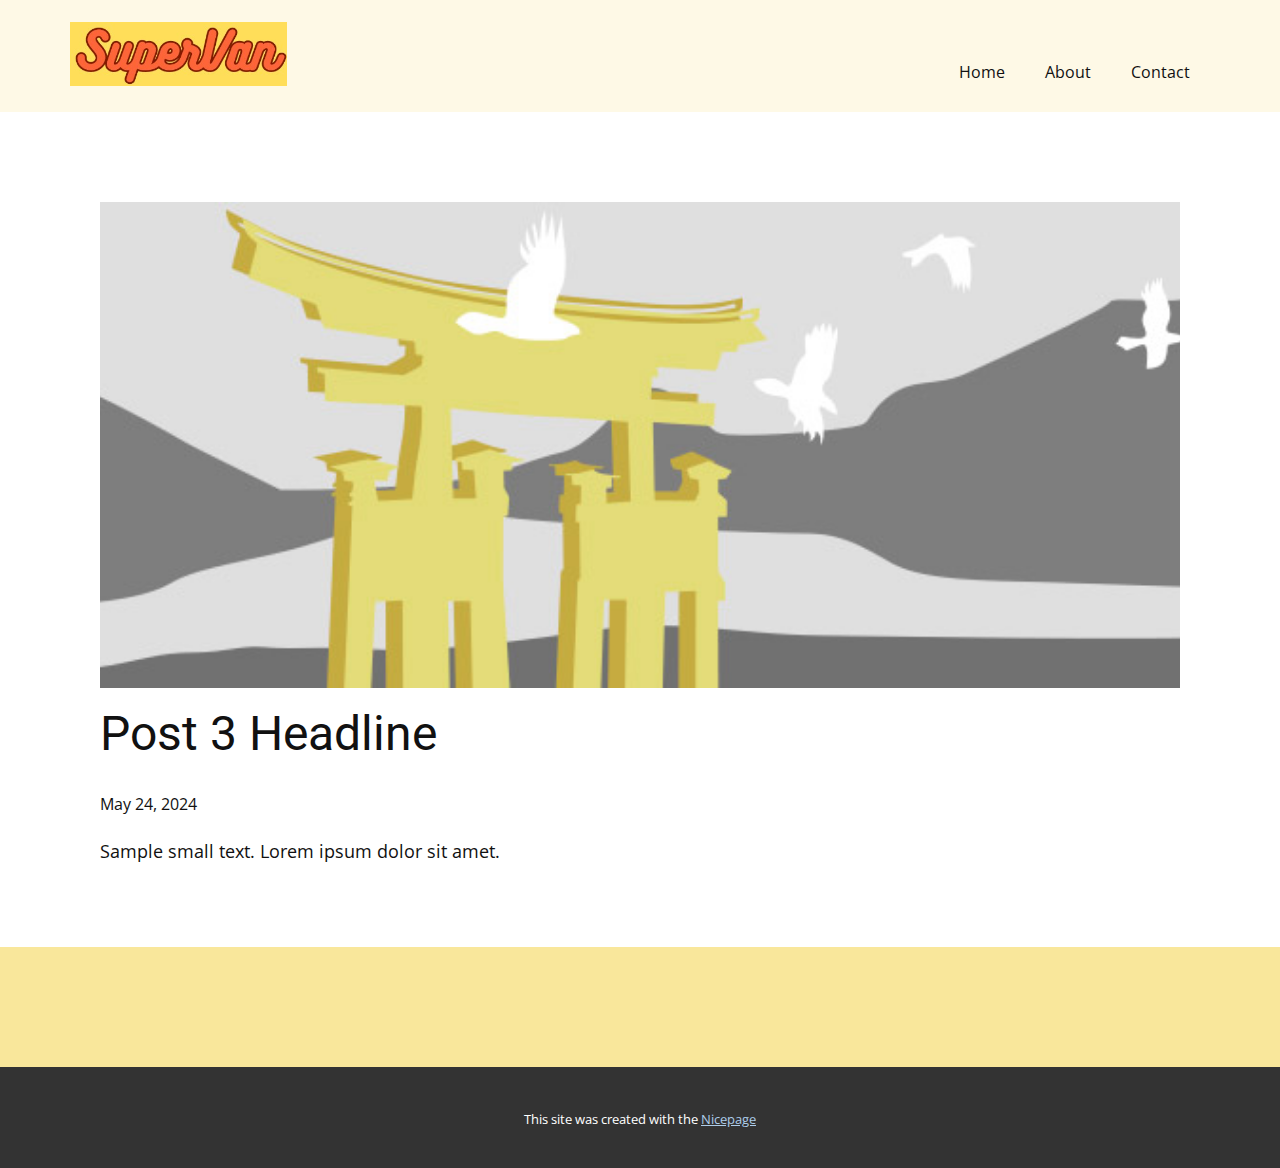
<file: blog/post-2.html>
<!DOCTYPE html>
<html style="font-size: 16px;" lang="en"><head>
    <meta name="viewport" content="width=device-width, initial-scale=1.0">
    <meta charset="utf-8">
    <meta name="keywords" content="Post 1 Headline">
    <meta name="description" content="">
    <title>Post 3 Headline</title>
    <link rel="stylesheet" href="../nicepage.css" media="screen">
<link rel="stylesheet" href="../Post-Template.css" media="screen">
    <script class="u-script" type="text/javascript" src="../jquery.js" defer=""></script>
    <script class="u-script" type="text/javascript" src="../nicepage.js" defer=""></script>
    <meta name="generator" content="Nicepage 6.10.5, nicepage.com">
    <link id="u-theme-google-font" rel="stylesheet" href="https://fonts.googleapis.com/css?family=Roboto:100,100i,300,300i,400,400i,500,500i,700,700i,900,900i|Open+Sans:300,300i,400,400i,500,500i,600,600i,700,700i,800,800i">
    
    
    
    <script type="application/ld+json">{
		"@context": "http://schema.org",
		"@type": "Organization",
		"name": "",
		"logo": "images/supervan.jpg"
}</script>
    <meta name="theme-color" content="#478ac9">
  <meta data-intl-tel-input-cdn-path="intlTelInput/"></head>
  <body data-path-to-root="./" data-include-products="false" class="u-body u-xl-mode" data-lang="en"><header class="u-clearfix u-header u-palette-3-light-3 u-header" id="sec-cd17"><div class="u-clearfix u-sheet u-valign-middle u-sheet-1">
        <a href="#" class="u-image u-logo u-image-1" data-image-width="390" data-image-height="115">
          <img src="../images/supervan.jpg" class="u-logo-image u-logo-image-1">
        </a>
        <nav class="u-menu u-menu-dropdown u-offcanvas u-menu-1">
          <div class="menu-collapse" style="font-size: 1rem; letter-spacing: 0px;">
            <a class="u-button-style u-custom-left-right-menu-spacing u-custom-padding-bottom u-custom-top-bottom-menu-spacing u-nav-link u-text-active-palette-1-base u-text-hover-palette-2-base" href="#">
              <svg class="u-svg-link" viewBox="0 0 24 24"><use xlink:href="#menu-hamburger"></use></svg>
              <svg class="u-svg-content" version="1.1" id="menu-hamburger" viewBox="0 0 16 16" x="0px" y="0px" xmlns:xlink="http://www.w3.org/1999/xlink" xmlns="http://www.w3.org/2000/svg"><g><rect y="1" width="16" height="2"></rect><rect y="7" width="16" height="2"></rect><rect y="13" width="16" height="2"></rect>
</g></svg>
            </a>
          </div>
          <div class="u-nav-container">
            <ul class="u-nav u-unstyled u-nav-1"><li class="u-nav-item"><a class="u-button-style u-nav-link u-text-active-palette-1-base u-text-hover-palette-2-base" href="../Home.html" style="padding: 10px 20px;">Home</a>
</li><li class="u-nav-item"><a class="u-button-style u-nav-link u-text-active-palette-1-base u-text-hover-palette-2-base" href="../About.html" style="padding: 10px 20px;">About</a>
</li><li class="u-nav-item"><a class="u-button-style u-nav-link u-text-active-palette-1-base u-text-hover-palette-2-base" href="../Contact.html" style="padding: 10px 20px;">Contact</a>
</li></ul>
          </div>
          <div class="u-nav-container-collapse">
            <div class="u-black u-container-style u-inner-container-layout u-opacity u-opacity-95 u-sidenav">
              <div class="u-inner-container-layout u-sidenav-overflow">
                <div class="u-menu-close"></div>
                <ul class="u-align-center u-nav u-popupmenu-items u-unstyled u-nav-2"><li class="u-nav-item"><a class="u-button-style u-nav-link" href="../Home.html">Home</a>
</li><li class="u-nav-item"><a class="u-button-style u-nav-link" href="../About.html">About</a>
</li><li class="u-nav-item"><a class="u-button-style u-nav-link" href="../Contact.html">Contact</a>
</li></ul>
              </div>
            </div>
            <div class="u-black u-menu-overlay u-opacity u-opacity-70"></div>
          </div>
        </nav>
      </div></header>
    <section class="u-align-center u-clearfix u-section-1" id="sec-bdad">
      <div class="u-clearfix u-sheet u-valign-middle-md u-valign-middle-sm u-valign-middle-xs u-sheet-1"><!--post_details--><!--post_details_options_json--><!--{"source":""}--><!--/post_details_options_json--><!--blog_post-->
        <div class="u-container-style u-expanded-width u-post-details u-post-details-1">
          <div class="u-container-layout u-valign-middle u-container-layout-1"><!--blog_post_image-->
            <img alt="" class="u-blog-control u-expanded-width u-image u-image-default u-image-1" src="../images/8ad73f3c.jpeg"><!--/blog_post_image--><!--blog_post_header-->
            <h2 class="u-blog-control u-text u-text-1">Post 3 Headline</h2><!--/blog_post_header--><!--blog_post_metadata-->
            <div class="u-blog-control u-metadata u-metadata-1"><!--blog_post_metadata_date-->
              <span class="u-meta-date u-meta-icon">May 24, 2024</span><!--/blog_post_metadata_date--><!--blog_post_metadata_category-->
              <!--/blog_post_metadata_category--><!--blog_post_metadata_comments-->
              <!--/blog_post_metadata_comments-->
            </div><!--/blog_post_metadata--><!--blog_post_content-->
            <div class="u-align-justify u-blog-control u-post-content u-text u-text-2 fr-view">
  Sample small text. Lorem ipsum dolor sit amet.
  </div><!--/blog_post_content-->
          </div>
        </div><!--/blog_post--><!--/post_details-->
      </div>
    </section>
    
    
    
    <footer class="u-align-center u-clearfix u-footer u-palette-3-light-2 u-footer" id="sec-26d3"><div class="u-clearfix u-sheet u-sheet-1"></div></footer>
    <section class="u-backlink u-clearfix u-grey-80">
      <p class="u-text">
        <span>This site was created with the </span>
        <a class="u-link" href="https://nicepage.com/" target="_blank" rel="nofollow">
          <span>Nicepage</span>
        </a>
      </p>
    </section>
  
</body></html>
</file>
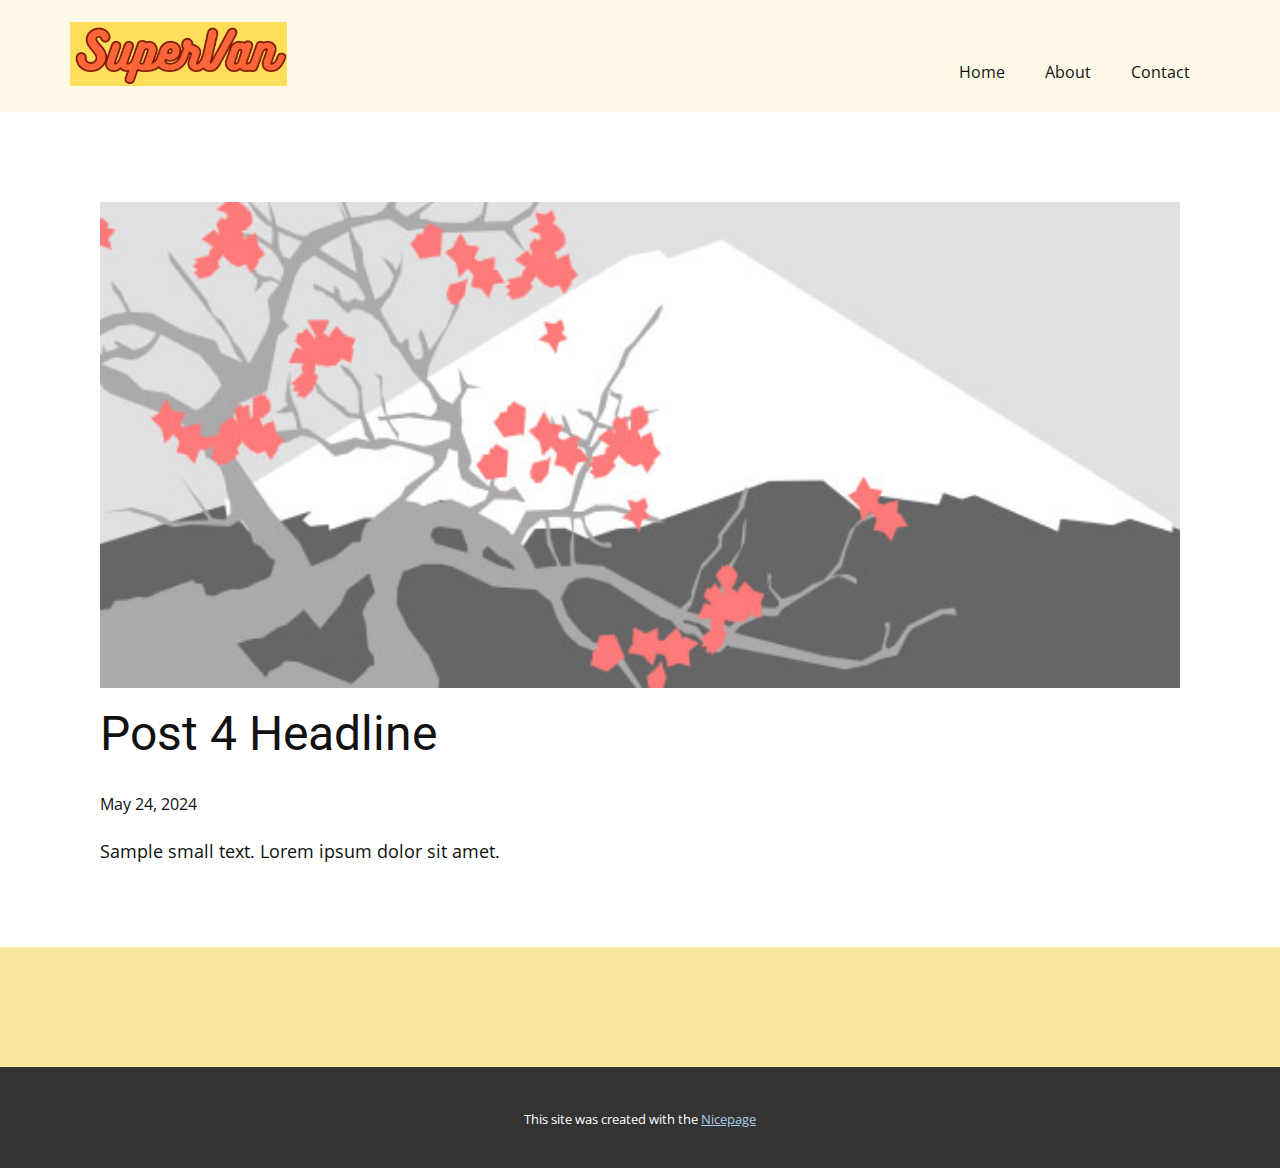
<file: blog/post-3.html>
<!DOCTYPE html>
<html style="font-size: 16px;" lang="en"><head>
    <meta name="viewport" content="width=device-width, initial-scale=1.0">
    <meta charset="utf-8">
    <meta name="keywords" content="Post 1 Headline">
    <meta name="description" content="">
    <title>Post 4 Headline</title>
    <link rel="stylesheet" href="../nicepage.css" media="screen">
<link rel="stylesheet" href="../Post-Template.css" media="screen">
    <script class="u-script" type="text/javascript" src="../jquery.js" defer=""></script>
    <script class="u-script" type="text/javascript" src="../nicepage.js" defer=""></script>
    <meta name="generator" content="Nicepage 6.10.5, nicepage.com">
    <link id="u-theme-google-font" rel="stylesheet" href="https://fonts.googleapis.com/css?family=Roboto:100,100i,300,300i,400,400i,500,500i,700,700i,900,900i|Open+Sans:300,300i,400,400i,500,500i,600,600i,700,700i,800,800i">
    
    
    
    <script type="application/ld+json">{
		"@context": "http://schema.org",
		"@type": "Organization",
		"name": "",
		"logo": "images/supervan.jpg"
}</script>
    <meta name="theme-color" content="#478ac9">
  <meta data-intl-tel-input-cdn-path="intlTelInput/"></head>
  <body data-path-to-root="./" data-include-products="false" class="u-body u-xl-mode" data-lang="en"><header class="u-clearfix u-header u-palette-3-light-3 u-header" id="sec-cd17"><div class="u-clearfix u-sheet u-valign-middle u-sheet-1">
        <a href="#" class="u-image u-logo u-image-1" data-image-width="390" data-image-height="115">
          <img src="../images/supervan.jpg" class="u-logo-image u-logo-image-1">
        </a>
        <nav class="u-menu u-menu-dropdown u-offcanvas u-menu-1">
          <div class="menu-collapse" style="font-size: 1rem; letter-spacing: 0px;">
            <a class="u-button-style u-custom-left-right-menu-spacing u-custom-padding-bottom u-custom-top-bottom-menu-spacing u-nav-link u-text-active-palette-1-base u-text-hover-palette-2-base" href="#">
              <svg class="u-svg-link" viewBox="0 0 24 24"><use xlink:href="#menu-hamburger"></use></svg>
              <svg class="u-svg-content" version="1.1" id="menu-hamburger" viewBox="0 0 16 16" x="0px" y="0px" xmlns:xlink="http://www.w3.org/1999/xlink" xmlns="http://www.w3.org/2000/svg"><g><rect y="1" width="16" height="2"></rect><rect y="7" width="16" height="2"></rect><rect y="13" width="16" height="2"></rect>
</g></svg>
            </a>
          </div>
          <div class="u-nav-container">
            <ul class="u-nav u-unstyled u-nav-1"><li class="u-nav-item"><a class="u-button-style u-nav-link u-text-active-palette-1-base u-text-hover-palette-2-base" href="../Home.html" style="padding: 10px 20px;">Home</a>
</li><li class="u-nav-item"><a class="u-button-style u-nav-link u-text-active-palette-1-base u-text-hover-palette-2-base" href="../About.html" style="padding: 10px 20px;">About</a>
</li><li class="u-nav-item"><a class="u-button-style u-nav-link u-text-active-palette-1-base u-text-hover-palette-2-base" href="../Contact.html" style="padding: 10px 20px;">Contact</a>
</li></ul>
          </div>
          <div class="u-nav-container-collapse">
            <div class="u-black u-container-style u-inner-container-layout u-opacity u-opacity-95 u-sidenav">
              <div class="u-inner-container-layout u-sidenav-overflow">
                <div class="u-menu-close"></div>
                <ul class="u-align-center u-nav u-popupmenu-items u-unstyled u-nav-2"><li class="u-nav-item"><a class="u-button-style u-nav-link" href="../Home.html">Home</a>
</li><li class="u-nav-item"><a class="u-button-style u-nav-link" href="../About.html">About</a>
</li><li class="u-nav-item"><a class="u-button-style u-nav-link" href="../Contact.html">Contact</a>
</li></ul>
              </div>
            </div>
            <div class="u-black u-menu-overlay u-opacity u-opacity-70"></div>
          </div>
        </nav>
      </div></header>
    <section class="u-align-center u-clearfix u-section-1" id="sec-bdad">
      <div class="u-clearfix u-sheet u-valign-middle-md u-valign-middle-sm u-valign-middle-xs u-sheet-1"><!--post_details--><!--post_details_options_json--><!--{"source":""}--><!--/post_details_options_json--><!--blog_post-->
        <div class="u-container-style u-expanded-width u-post-details u-post-details-1">
          <div class="u-container-layout u-valign-middle u-container-layout-1"><!--blog_post_image-->
            <img alt="" class="u-blog-control u-expanded-width u-image u-image-default u-image-1" src="../images/0fd3416c.jpeg"><!--/blog_post_image--><!--blog_post_header-->
            <h2 class="u-blog-control u-text u-text-1">Post 4 Headline</h2><!--/blog_post_header--><!--blog_post_metadata-->
            <div class="u-blog-control u-metadata u-metadata-1"><!--blog_post_metadata_date-->
              <span class="u-meta-date u-meta-icon">May 24, 2024</span><!--/blog_post_metadata_date--><!--blog_post_metadata_category-->
              <!--/blog_post_metadata_category--><!--blog_post_metadata_comments-->
              <!--/blog_post_metadata_comments-->
            </div><!--/blog_post_metadata--><!--blog_post_content-->
            <div class="u-align-justify u-blog-control u-post-content u-text u-text-2 fr-view">
  Sample small text. Lorem ipsum dolor sit amet.
  </div><!--/blog_post_content-->
          </div>
        </div><!--/blog_post--><!--/post_details-->
      </div>
    </section>
    
    
    
    <footer class="u-align-center u-clearfix u-footer u-palette-3-light-2 u-footer" id="sec-26d3"><div class="u-clearfix u-sheet u-sheet-1"></div></footer>
    <section class="u-backlink u-clearfix u-grey-80">
      <p class="u-text">
        <span>This site was created with the </span>
        <a class="u-link" href="https://nicepage.com/" target="_blank" rel="nofollow">
          <span>Nicepage</span>
        </a>
      </p>
    </section>
  
</body></html>
</file>
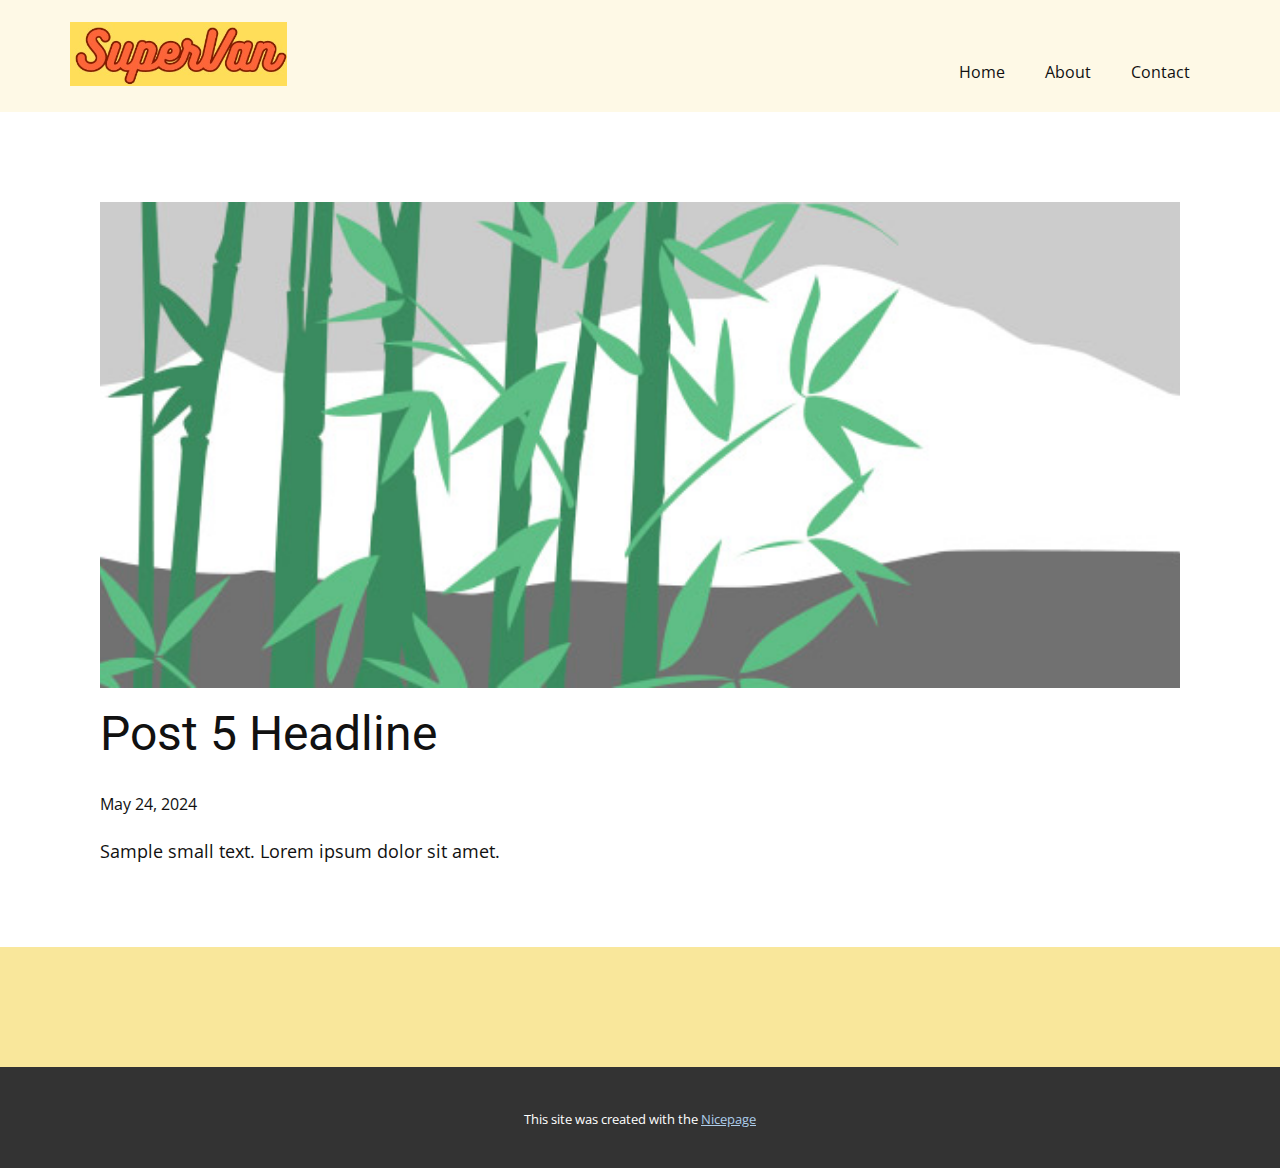
<file: blog/post-4.html>
<!DOCTYPE html>
<html style="font-size: 16px;" lang="en"><head>
    <meta name="viewport" content="width=device-width, initial-scale=1.0">
    <meta charset="utf-8">
    <meta name="keywords" content="Post 1 Headline">
    <meta name="description" content="">
    <title>Post 5 Headline</title>
    <link rel="stylesheet" href="../nicepage.css" media="screen">
<link rel="stylesheet" href="../Post-Template.css" media="screen">
    <script class="u-script" type="text/javascript" src="../jquery.js" defer=""></script>
    <script class="u-script" type="text/javascript" src="../nicepage.js" defer=""></script>
    <meta name="generator" content="Nicepage 6.10.5, nicepage.com">
    <link id="u-theme-google-font" rel="stylesheet" href="https://fonts.googleapis.com/css?family=Roboto:100,100i,300,300i,400,400i,500,500i,700,700i,900,900i|Open+Sans:300,300i,400,400i,500,500i,600,600i,700,700i,800,800i">
    
    
    
    <script type="application/ld+json">{
		"@context": "http://schema.org",
		"@type": "Organization",
		"name": "",
		"logo": "images/supervan.jpg"
}</script>
    <meta name="theme-color" content="#478ac9">
  <meta data-intl-tel-input-cdn-path="intlTelInput/"></head>
  <body data-path-to-root="./" data-include-products="false" class="u-body u-xl-mode" data-lang="en"><header class="u-clearfix u-header u-palette-3-light-3 u-header" id="sec-cd17"><div class="u-clearfix u-sheet u-valign-middle u-sheet-1">
        <a href="#" class="u-image u-logo u-image-1" data-image-width="390" data-image-height="115">
          <img src="../images/supervan.jpg" class="u-logo-image u-logo-image-1">
        </a>
        <nav class="u-menu u-menu-dropdown u-offcanvas u-menu-1">
          <div class="menu-collapse" style="font-size: 1rem; letter-spacing: 0px;">
            <a class="u-button-style u-custom-left-right-menu-spacing u-custom-padding-bottom u-custom-top-bottom-menu-spacing u-nav-link u-text-active-palette-1-base u-text-hover-palette-2-base" href="#">
              <svg class="u-svg-link" viewBox="0 0 24 24"><use xlink:href="#menu-hamburger"></use></svg>
              <svg class="u-svg-content" version="1.1" id="menu-hamburger" viewBox="0 0 16 16" x="0px" y="0px" xmlns:xlink="http://www.w3.org/1999/xlink" xmlns="http://www.w3.org/2000/svg"><g><rect y="1" width="16" height="2"></rect><rect y="7" width="16" height="2"></rect><rect y="13" width="16" height="2"></rect>
</g></svg>
            </a>
          </div>
          <div class="u-nav-container">
            <ul class="u-nav u-unstyled u-nav-1"><li class="u-nav-item"><a class="u-button-style u-nav-link u-text-active-palette-1-base u-text-hover-palette-2-base" href="../Home.html" style="padding: 10px 20px;">Home</a>
</li><li class="u-nav-item"><a class="u-button-style u-nav-link u-text-active-palette-1-base u-text-hover-palette-2-base" href="../About.html" style="padding: 10px 20px;">About</a>
</li><li class="u-nav-item"><a class="u-button-style u-nav-link u-text-active-palette-1-base u-text-hover-palette-2-base" href="../Contact.html" style="padding: 10px 20px;">Contact</a>
</li></ul>
          </div>
          <div class="u-nav-container-collapse">
            <div class="u-black u-container-style u-inner-container-layout u-opacity u-opacity-95 u-sidenav">
              <div class="u-inner-container-layout u-sidenav-overflow">
                <div class="u-menu-close"></div>
                <ul class="u-align-center u-nav u-popupmenu-items u-unstyled u-nav-2"><li class="u-nav-item"><a class="u-button-style u-nav-link" href="../Home.html">Home</a>
</li><li class="u-nav-item"><a class="u-button-style u-nav-link" href="../About.html">About</a>
</li><li class="u-nav-item"><a class="u-button-style u-nav-link" href="../Contact.html">Contact</a>
</li></ul>
              </div>
            </div>
            <div class="u-black u-menu-overlay u-opacity u-opacity-70"></div>
          </div>
        </nav>
      </div></header>
    <section class="u-align-center u-clearfix u-section-1" id="sec-bdad">
      <div class="u-clearfix u-sheet u-valign-middle-md u-valign-middle-sm u-valign-middle-xs u-sheet-1"><!--post_details--><!--post_details_options_json--><!--{"source":""}--><!--/post_details_options_json--><!--blog_post-->
        <div class="u-container-style u-expanded-width u-post-details u-post-details-1">
          <div class="u-container-layout u-valign-middle u-container-layout-1"><!--blog_post_image-->
            <img alt="" class="u-blog-control u-expanded-width u-image u-image-default u-image-1" src="../images/68f64b9d.jpeg"><!--/blog_post_image--><!--blog_post_header-->
            <h2 class="u-blog-control u-text u-text-1">Post 5 Headline</h2><!--/blog_post_header--><!--blog_post_metadata-->
            <div class="u-blog-control u-metadata u-metadata-1"><!--blog_post_metadata_date-->
              <span class="u-meta-date u-meta-icon">May 24, 2024</span><!--/blog_post_metadata_date--><!--blog_post_metadata_category-->
              <!--/blog_post_metadata_category--><!--blog_post_metadata_comments-->
              <!--/blog_post_metadata_comments-->
            </div><!--/blog_post_metadata--><!--blog_post_content-->
            <div class="u-align-justify u-blog-control u-post-content u-text u-text-2 fr-view">
  Sample small text. Lorem ipsum dolor sit amet.
  </div><!--/blog_post_content-->
          </div>
        </div><!--/blog_post--><!--/post_details-->
      </div>
    </section>
    
    
    
    <footer class="u-align-center u-clearfix u-footer u-palette-3-light-2 u-footer" id="sec-26d3"><div class="u-clearfix u-sheet u-sheet-1"></div></footer>
    <section class="u-backlink u-clearfix u-grey-80">
      <p class="u-text">
        <span>This site was created with the </span>
        <a class="u-link" href="https://nicepage.com/" target="_blank" rel="nofollow">
          <span>Nicepage</span>
        </a>
      </p>
    </section>
  
</body></html>
</file>
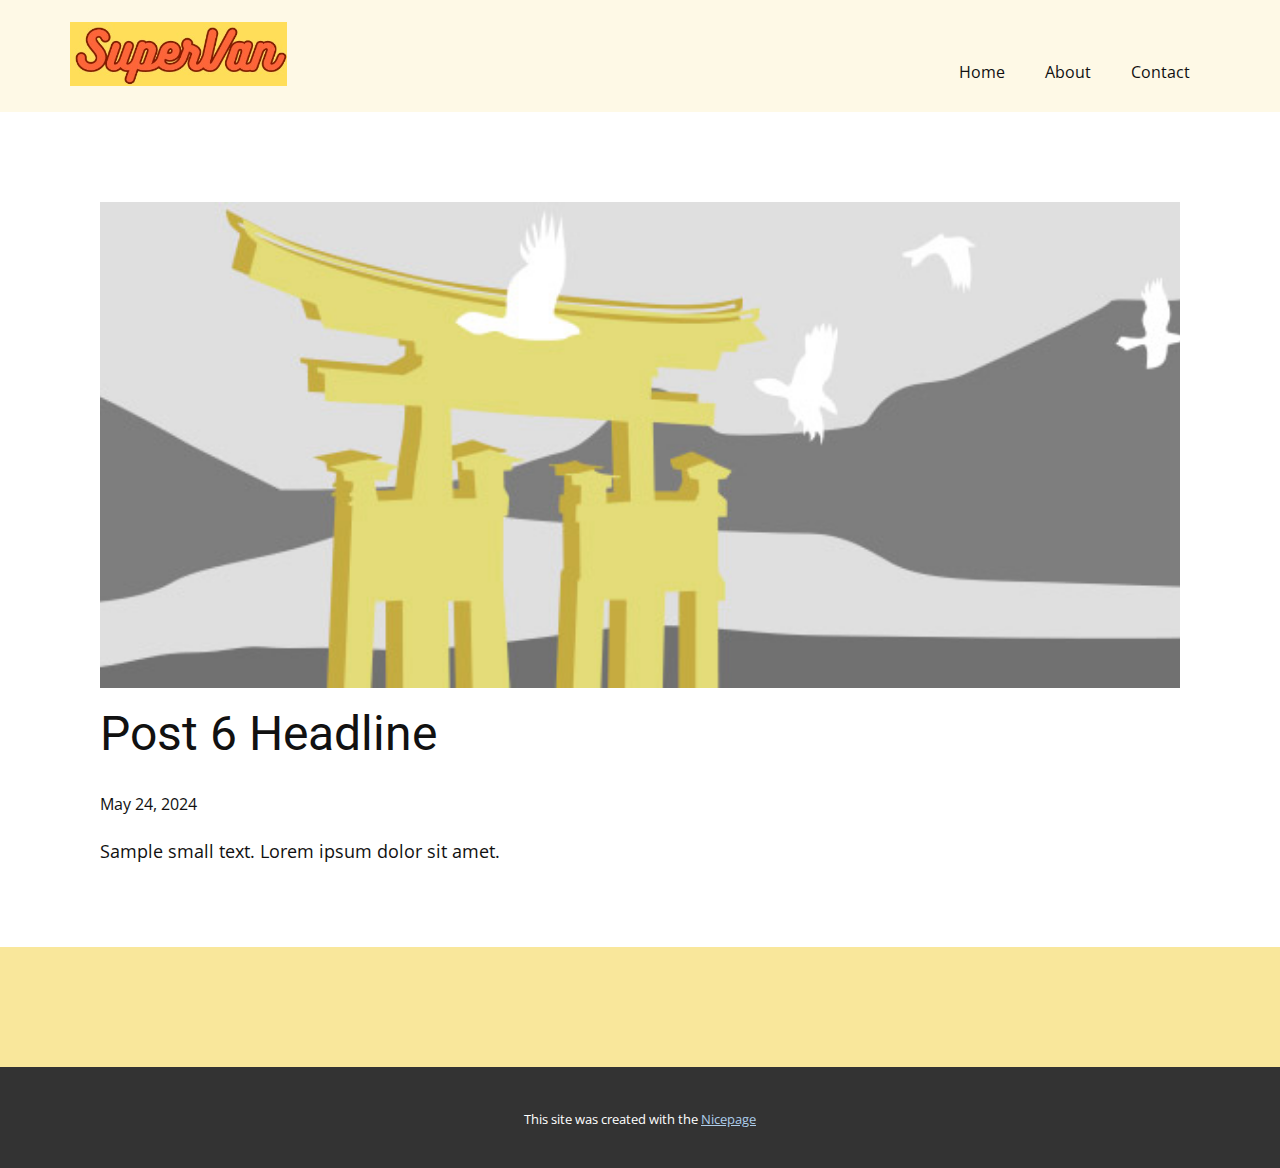
<file: blog/post-5.html>
<!DOCTYPE html>
<html style="font-size: 16px;" lang="en"><head>
    <meta name="viewport" content="width=device-width, initial-scale=1.0">
    <meta charset="utf-8">
    <meta name="keywords" content="Post 1 Headline">
    <meta name="description" content="">
    <title>Post 6 Headline</title>
    <link rel="stylesheet" href="../nicepage.css" media="screen">
<link rel="stylesheet" href="../Post-Template.css" media="screen">
    <script class="u-script" type="text/javascript" src="../jquery.js" defer=""></script>
    <script class="u-script" type="text/javascript" src="../nicepage.js" defer=""></script>
    <meta name="generator" content="Nicepage 6.10.5, nicepage.com">
    <link id="u-theme-google-font" rel="stylesheet" href="https://fonts.googleapis.com/css?family=Roboto:100,100i,300,300i,400,400i,500,500i,700,700i,900,900i|Open+Sans:300,300i,400,400i,500,500i,600,600i,700,700i,800,800i">
    
    
    
    <script type="application/ld+json">{
		"@context": "http://schema.org",
		"@type": "Organization",
		"name": "",
		"logo": "images/supervan.jpg"
}</script>
    <meta name="theme-color" content="#478ac9">
  <meta data-intl-tel-input-cdn-path="intlTelInput/"></head>
  <body data-path-to-root="./" data-include-products="false" class="u-body u-xl-mode" data-lang="en"><header class="u-clearfix u-header u-palette-3-light-3 u-header" id="sec-cd17"><div class="u-clearfix u-sheet u-valign-middle u-sheet-1">
        <a href="#" class="u-image u-logo u-image-1" data-image-width="390" data-image-height="115">
          <img src="../images/supervan.jpg" class="u-logo-image u-logo-image-1">
        </a>
        <nav class="u-menu u-menu-dropdown u-offcanvas u-menu-1">
          <div class="menu-collapse" style="font-size: 1rem; letter-spacing: 0px;">
            <a class="u-button-style u-custom-left-right-menu-spacing u-custom-padding-bottom u-custom-top-bottom-menu-spacing u-nav-link u-text-active-palette-1-base u-text-hover-palette-2-base" href="#">
              <svg class="u-svg-link" viewBox="0 0 24 24"><use xlink:href="#menu-hamburger"></use></svg>
              <svg class="u-svg-content" version="1.1" id="menu-hamburger" viewBox="0 0 16 16" x="0px" y="0px" xmlns:xlink="http://www.w3.org/1999/xlink" xmlns="http://www.w3.org/2000/svg"><g><rect y="1" width="16" height="2"></rect><rect y="7" width="16" height="2"></rect><rect y="13" width="16" height="2"></rect>
</g></svg>
            </a>
          </div>
          <div class="u-nav-container">
            <ul class="u-nav u-unstyled u-nav-1"><li class="u-nav-item"><a class="u-button-style u-nav-link u-text-active-palette-1-base u-text-hover-palette-2-base" href="../Home.html" style="padding: 10px 20px;">Home</a>
</li><li class="u-nav-item"><a class="u-button-style u-nav-link u-text-active-palette-1-base u-text-hover-palette-2-base" href="../About.html" style="padding: 10px 20px;">About</a>
</li><li class="u-nav-item"><a class="u-button-style u-nav-link u-text-active-palette-1-base u-text-hover-palette-2-base" href="../Contact.html" style="padding: 10px 20px;">Contact</a>
</li></ul>
          </div>
          <div class="u-nav-container-collapse">
            <div class="u-black u-container-style u-inner-container-layout u-opacity u-opacity-95 u-sidenav">
              <div class="u-inner-container-layout u-sidenav-overflow">
                <div class="u-menu-close"></div>
                <ul class="u-align-center u-nav u-popupmenu-items u-unstyled u-nav-2"><li class="u-nav-item"><a class="u-button-style u-nav-link" href="../Home.html">Home</a>
</li><li class="u-nav-item"><a class="u-button-style u-nav-link" href="../About.html">About</a>
</li><li class="u-nav-item"><a class="u-button-style u-nav-link" href="../Contact.html">Contact</a>
</li></ul>
              </div>
            </div>
            <div class="u-black u-menu-overlay u-opacity u-opacity-70"></div>
          </div>
        </nav>
      </div></header>
    <section class="u-align-center u-clearfix u-section-1" id="sec-bdad">
      <div class="u-clearfix u-sheet u-valign-middle-md u-valign-middle-sm u-valign-middle-xs u-sheet-1"><!--post_details--><!--post_details_options_json--><!--{"source":""}--><!--/post_details_options_json--><!--blog_post-->
        <div class="u-container-style u-expanded-width u-post-details u-post-details-1">
          <div class="u-container-layout u-valign-middle u-container-layout-1"><!--blog_post_image-->
            <img alt="" class="u-blog-control u-expanded-width u-image u-image-default u-image-1" src="../images/8ad73f3c.jpeg"><!--/blog_post_image--><!--blog_post_header-->
            <h2 class="u-blog-control u-text u-text-1">Post 6 Headline</h2><!--/blog_post_header--><!--blog_post_metadata-->
            <div class="u-blog-control u-metadata u-metadata-1"><!--blog_post_metadata_date-->
              <span class="u-meta-date u-meta-icon">May 24, 2024</span><!--/blog_post_metadata_date--><!--blog_post_metadata_category-->
              <!--/blog_post_metadata_category--><!--blog_post_metadata_comments-->
              <!--/blog_post_metadata_comments-->
            </div><!--/blog_post_metadata--><!--blog_post_content-->
            <div class="u-align-justify u-blog-control u-post-content u-text u-text-2 fr-view">
  Sample small text. Lorem ipsum dolor sit amet.
  </div><!--/blog_post_content-->
          </div>
        </div><!--/blog_post--><!--/post_details-->
      </div>
    </section>
    
    
    
    <footer class="u-align-center u-clearfix u-footer u-palette-3-light-2 u-footer" id="sec-26d3"><div class="u-clearfix u-sheet u-sheet-1"></div></footer>
    <section class="u-backlink u-clearfix u-grey-80">
      <p class="u-text">
        <span>This site was created with the </span>
        <a class="u-link" href="https://nicepage.com/" target="_blank" rel="nofollow">
          <span>Nicepage</span>
        </a>
      </p>
    </section>
  
</body></html>
</file>
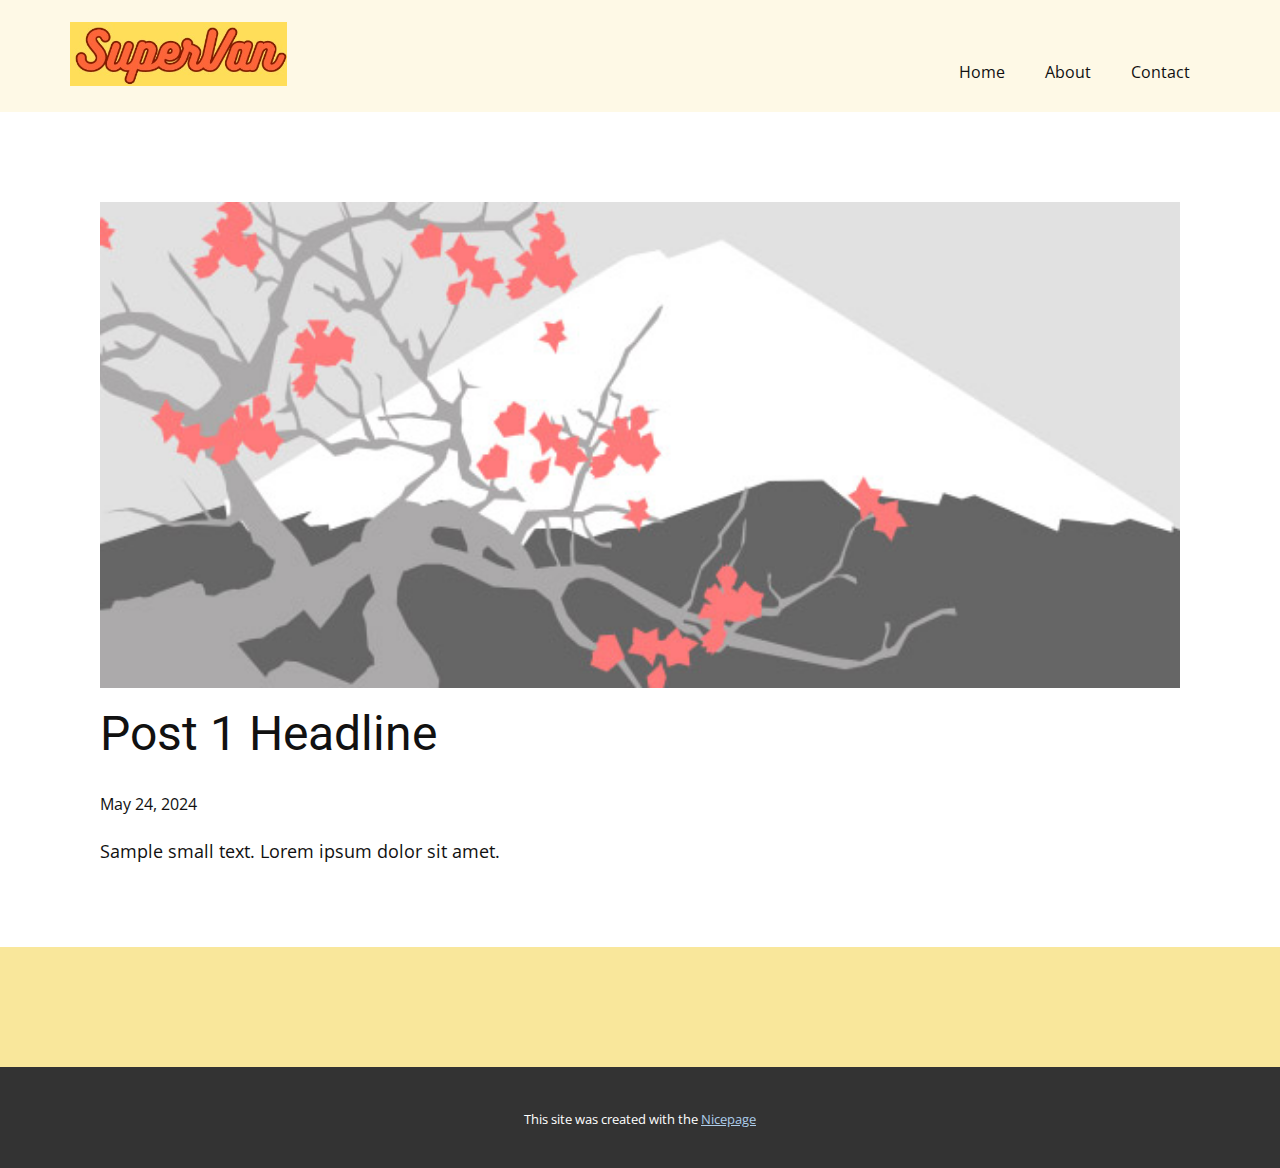
<file: blog/post.html>
<!DOCTYPE html>
<html style="font-size: 16px;" lang="en"><head>
    <meta name="viewport" content="width=device-width, initial-scale=1.0">
    <meta charset="utf-8">
    <meta name="keywords" content="Post 1 Headline">
    <meta name="description" content="">
    <title>Post 1 Headline</title>
    <link rel="stylesheet" href="../nicepage.css" media="screen">
<link rel="stylesheet" href="../Post-Template.css" media="screen">
    <script class="u-script" type="text/javascript" src="../jquery.js" defer=""></script>
    <script class="u-script" type="text/javascript" src="../nicepage.js" defer=""></script>
    <meta name="generator" content="Nicepage 6.10.5, nicepage.com">
    <link id="u-theme-google-font" rel="stylesheet" href="https://fonts.googleapis.com/css?family=Roboto:100,100i,300,300i,400,400i,500,500i,700,700i,900,900i|Open+Sans:300,300i,400,400i,500,500i,600,600i,700,700i,800,800i">
    
    
    
    <script type="application/ld+json">{
		"@context": "http://schema.org",
		"@type": "Organization",
		"name": "",
		"logo": "images/supervan.jpg"
}</script>
    <meta name="theme-color" content="#478ac9">
  <meta data-intl-tel-input-cdn-path="intlTelInput/"></head>
  <body data-path-to-root="./" data-include-products="false" class="u-body u-xl-mode" data-lang="en"><header class="u-clearfix u-header u-palette-3-light-3 u-header" id="sec-cd17"><div class="u-clearfix u-sheet u-valign-middle u-sheet-1">
        <a href="#" class="u-image u-logo u-image-1" data-image-width="390" data-image-height="115">
          <img src="../images/supervan.jpg" class="u-logo-image u-logo-image-1">
        </a>
        <nav class="u-menu u-menu-dropdown u-offcanvas u-menu-1">
          <div class="menu-collapse" style="font-size: 1rem; letter-spacing: 0px;">
            <a class="u-button-style u-custom-left-right-menu-spacing u-custom-padding-bottom u-custom-top-bottom-menu-spacing u-nav-link u-text-active-palette-1-base u-text-hover-palette-2-base" href="#">
              <svg class="u-svg-link" viewBox="0 0 24 24"><use xlink:href="#menu-hamburger"></use></svg>
              <svg class="u-svg-content" version="1.1" id="menu-hamburger" viewBox="0 0 16 16" x="0px" y="0px" xmlns:xlink="http://www.w3.org/1999/xlink" xmlns="http://www.w3.org/2000/svg"><g><rect y="1" width="16" height="2"></rect><rect y="7" width="16" height="2"></rect><rect y="13" width="16" height="2"></rect>
</g></svg>
            </a>
          </div>
          <div class="u-nav-container">
            <ul class="u-nav u-unstyled u-nav-1"><li class="u-nav-item"><a class="u-button-style u-nav-link u-text-active-palette-1-base u-text-hover-palette-2-base" href="../Home.html" style="padding: 10px 20px;">Home</a>
</li><li class="u-nav-item"><a class="u-button-style u-nav-link u-text-active-palette-1-base u-text-hover-palette-2-base" href="../About.html" style="padding: 10px 20px;">About</a>
</li><li class="u-nav-item"><a class="u-button-style u-nav-link u-text-active-palette-1-base u-text-hover-palette-2-base" href="../Contact.html" style="padding: 10px 20px;">Contact</a>
</li></ul>
          </div>
          <div class="u-nav-container-collapse">
            <div class="u-black u-container-style u-inner-container-layout u-opacity u-opacity-95 u-sidenav">
              <div class="u-inner-container-layout u-sidenav-overflow">
                <div class="u-menu-close"></div>
                <ul class="u-align-center u-nav u-popupmenu-items u-unstyled u-nav-2"><li class="u-nav-item"><a class="u-button-style u-nav-link" href="../Home.html">Home</a>
</li><li class="u-nav-item"><a class="u-button-style u-nav-link" href="../About.html">About</a>
</li><li class="u-nav-item"><a class="u-button-style u-nav-link" href="../Contact.html">Contact</a>
</li></ul>
              </div>
            </div>
            <div class="u-black u-menu-overlay u-opacity u-opacity-70"></div>
          </div>
        </nav>
      </div></header>
    <section class="u-align-center u-clearfix u-section-1" id="sec-bdad">
      <div class="u-clearfix u-sheet u-valign-middle-md u-valign-middle-sm u-valign-middle-xs u-sheet-1"><!--post_details--><!--post_details_options_json--><!--{"source":""}--><!--/post_details_options_json--><!--blog_post-->
        <div class="u-container-style u-expanded-width u-post-details u-post-details-1">
          <div class="u-container-layout u-valign-middle u-container-layout-1"><!--blog_post_image-->
            <img alt="" class="u-blog-control u-expanded-width u-image u-image-default u-image-1" src="../images/0fd3416c.jpeg"><!--/blog_post_image--><!--blog_post_header-->
            <h2 class="u-blog-control u-text u-text-1">Post 1 Headline</h2><!--/blog_post_header--><!--blog_post_metadata-->
            <div class="u-blog-control u-metadata u-metadata-1"><!--blog_post_metadata_date-->
              <span class="u-meta-date u-meta-icon">May 24, 2024</span><!--/blog_post_metadata_date--><!--blog_post_metadata_category-->
              <!--/blog_post_metadata_category--><!--blog_post_metadata_comments-->
              <!--/blog_post_metadata_comments-->
            </div><!--/blog_post_metadata--><!--blog_post_content-->
            <div class="u-align-justify u-blog-control u-post-content u-text u-text-2 fr-view">
  Sample small text. Lorem ipsum dolor sit amet.
  </div><!--/blog_post_content-->
          </div>
        </div><!--/blog_post--><!--/post_details-->
      </div>
    </section>
    
    
    
    <footer class="u-align-center u-clearfix u-footer u-palette-3-light-2 u-footer" id="sec-26d3"><div class="u-clearfix u-sheet u-sheet-1"></div></footer>
    <section class="u-backlink u-clearfix u-grey-80">
      <p class="u-text">
        <span>This site was created with the </span>
        <a class="u-link" href="https://nicepage.com/" target="_blank" rel="nofollow">
          <span>Nicepage</span>
        </a>
      </p>
    </section>
  
</body></html>
</file>
